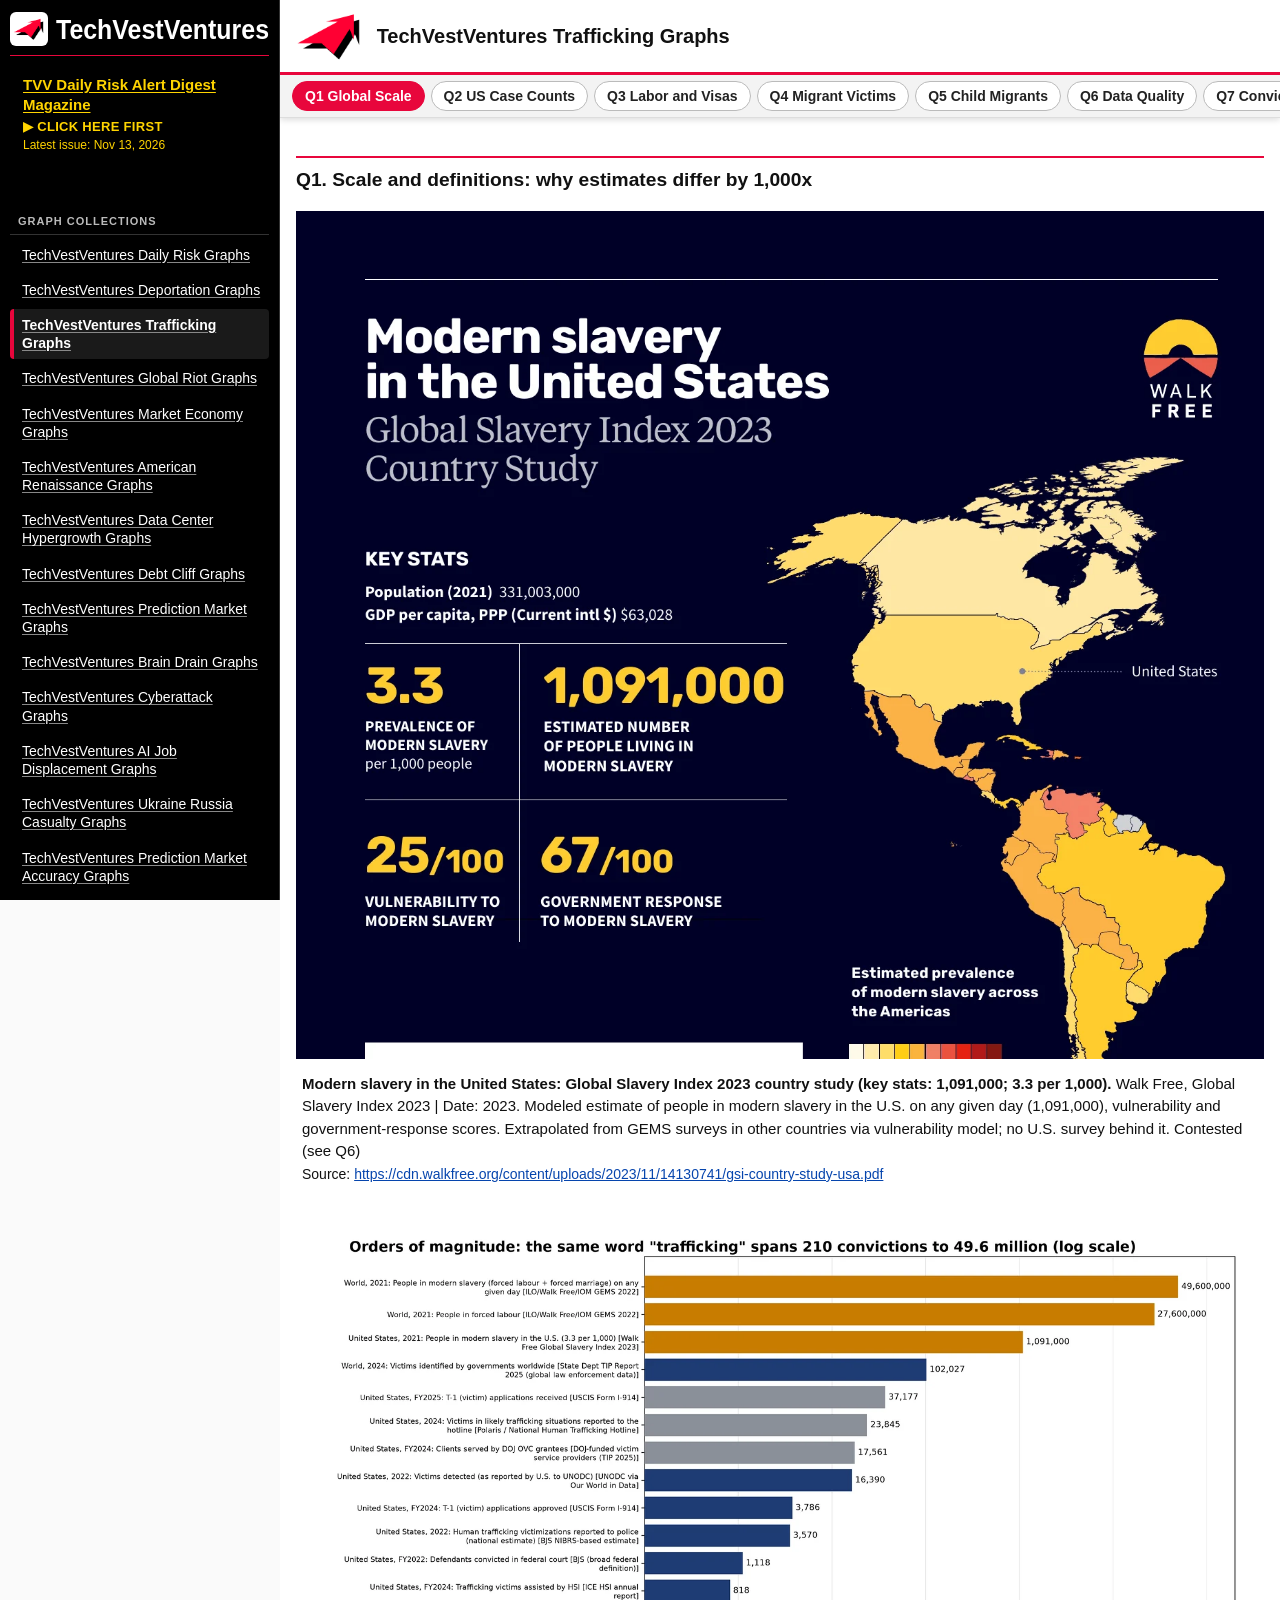
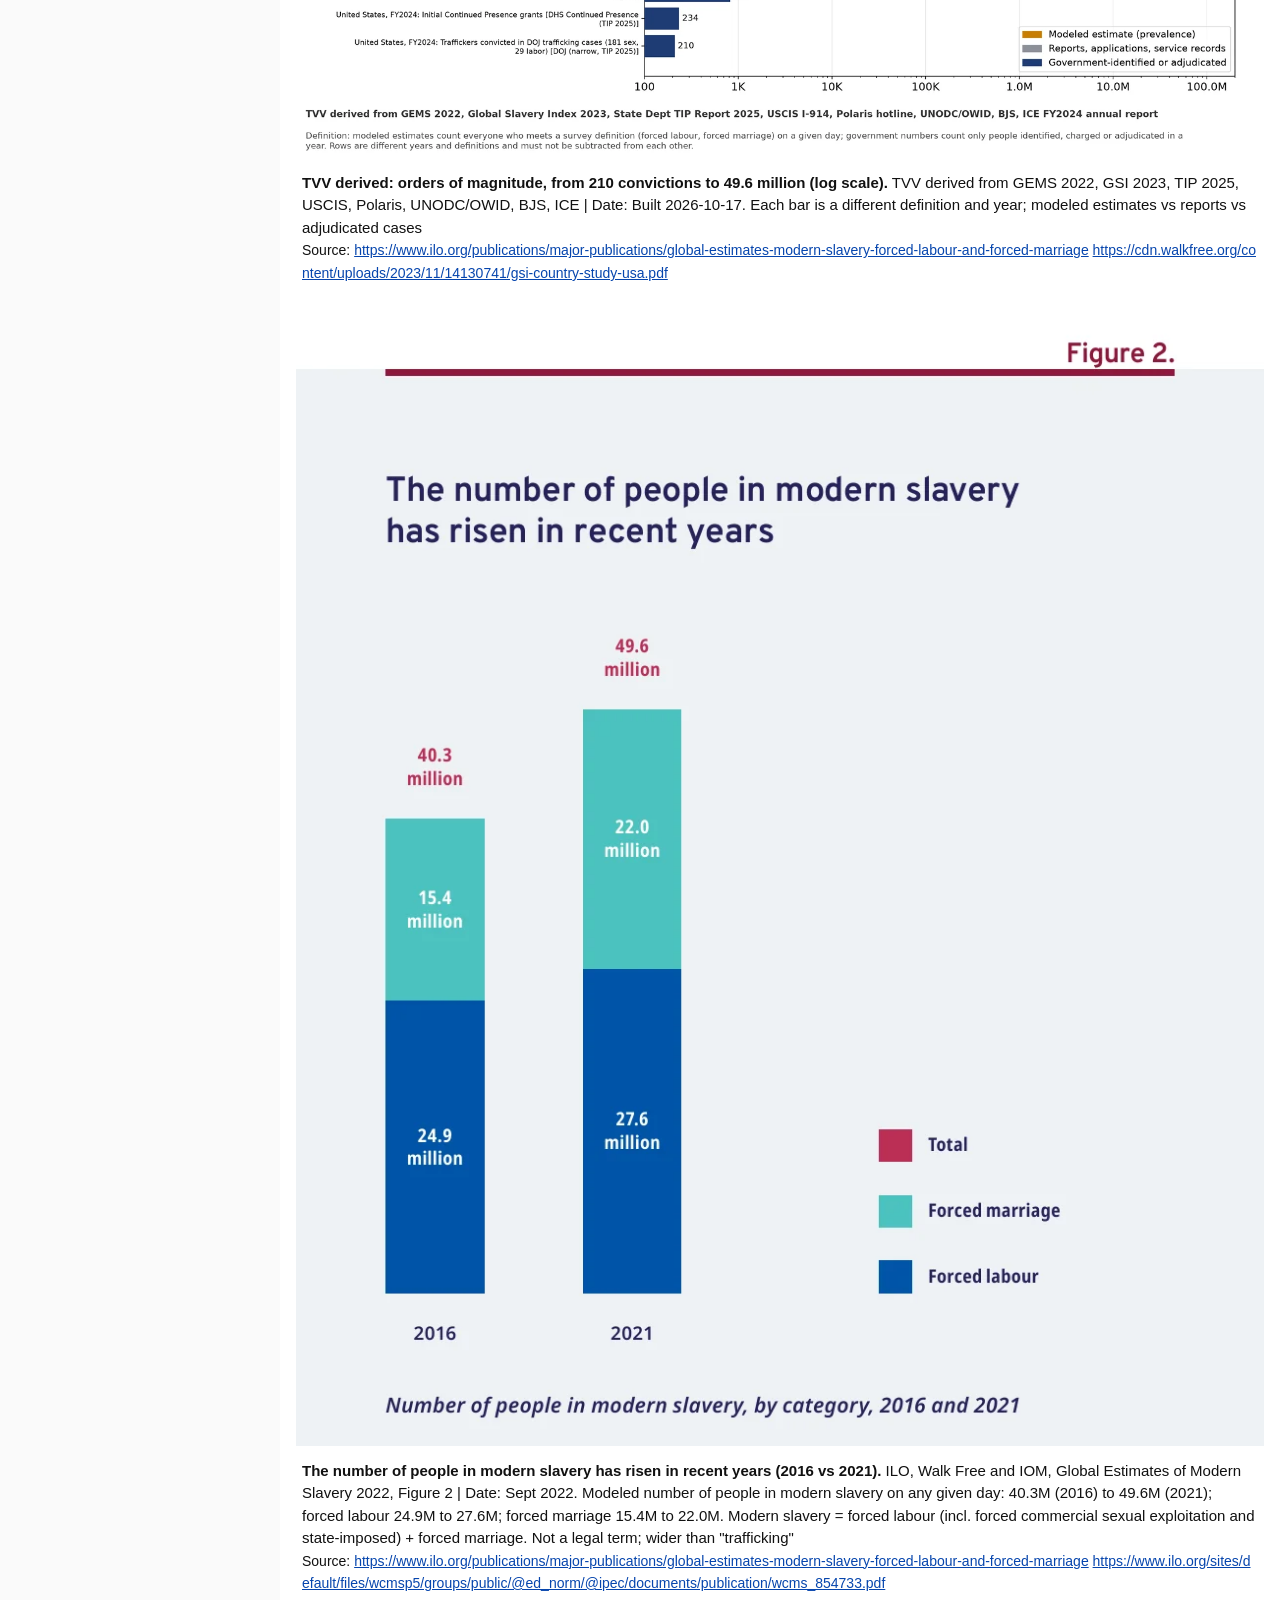
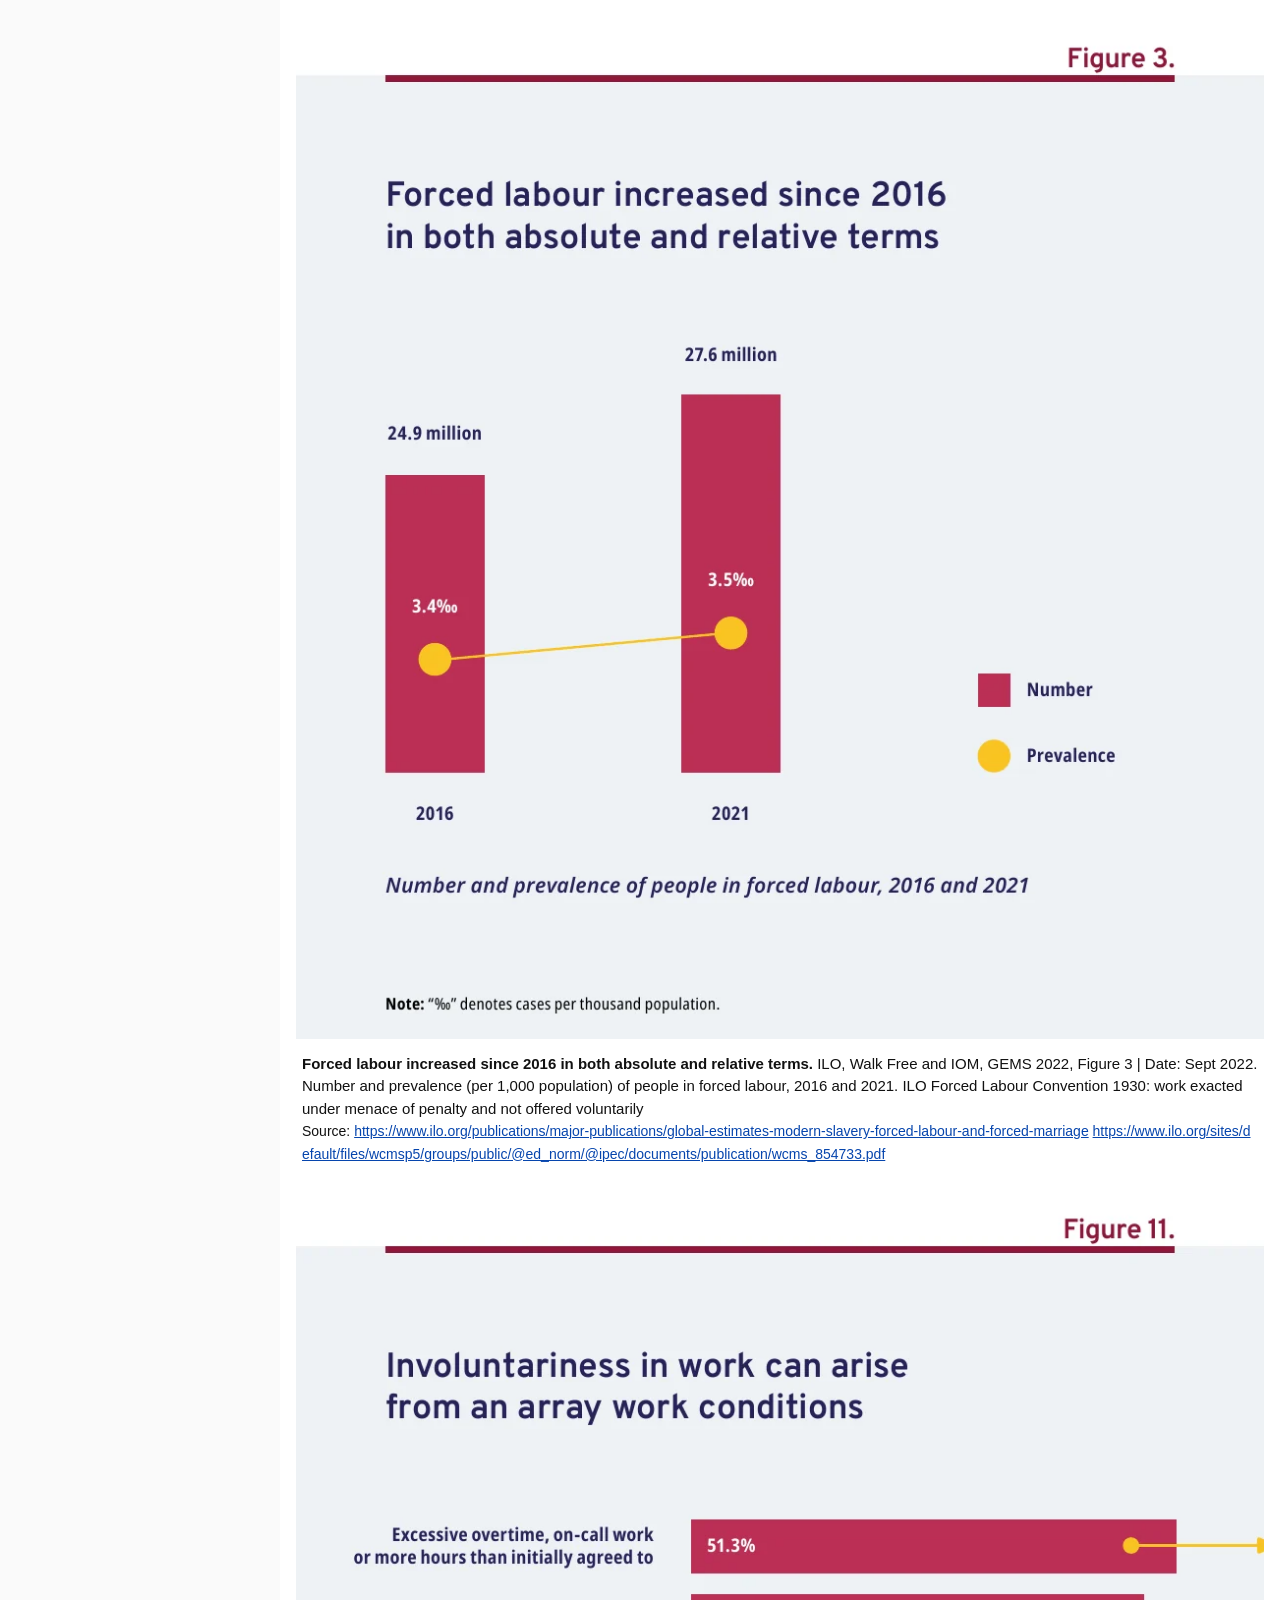
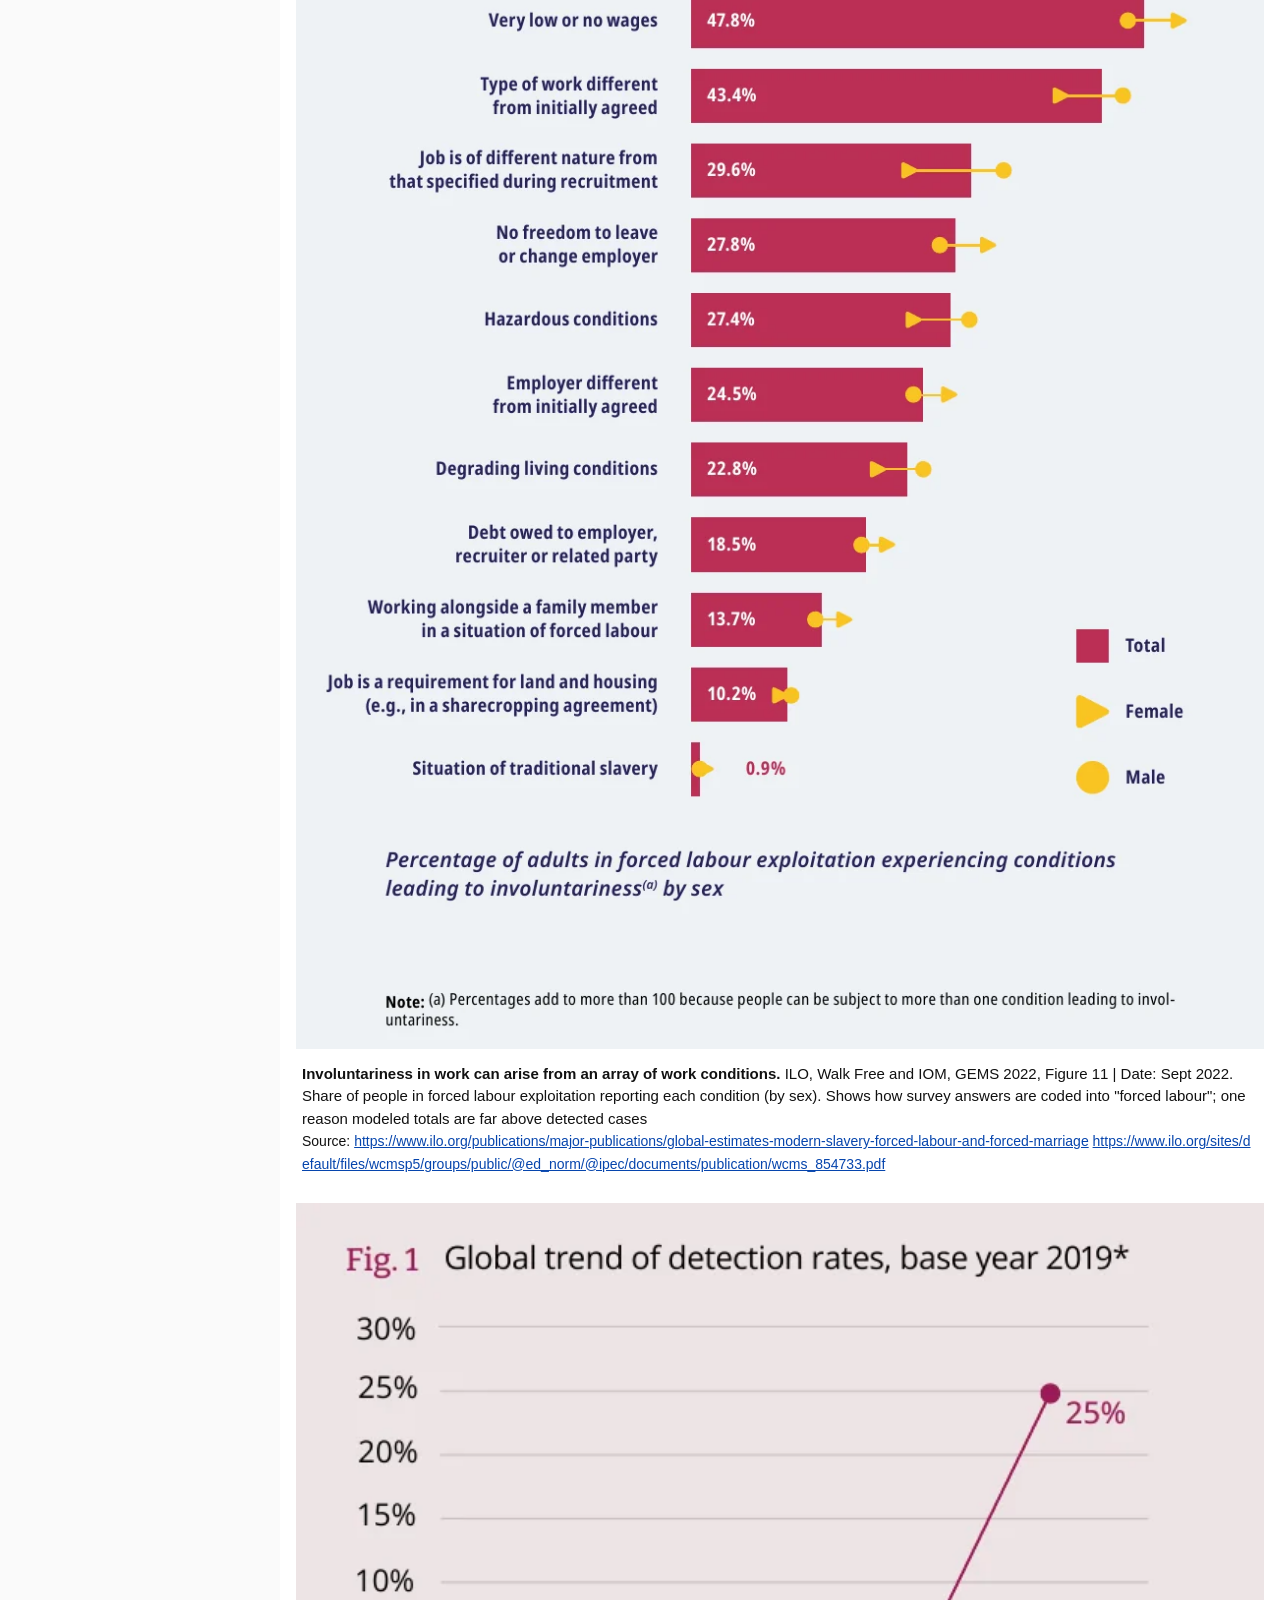
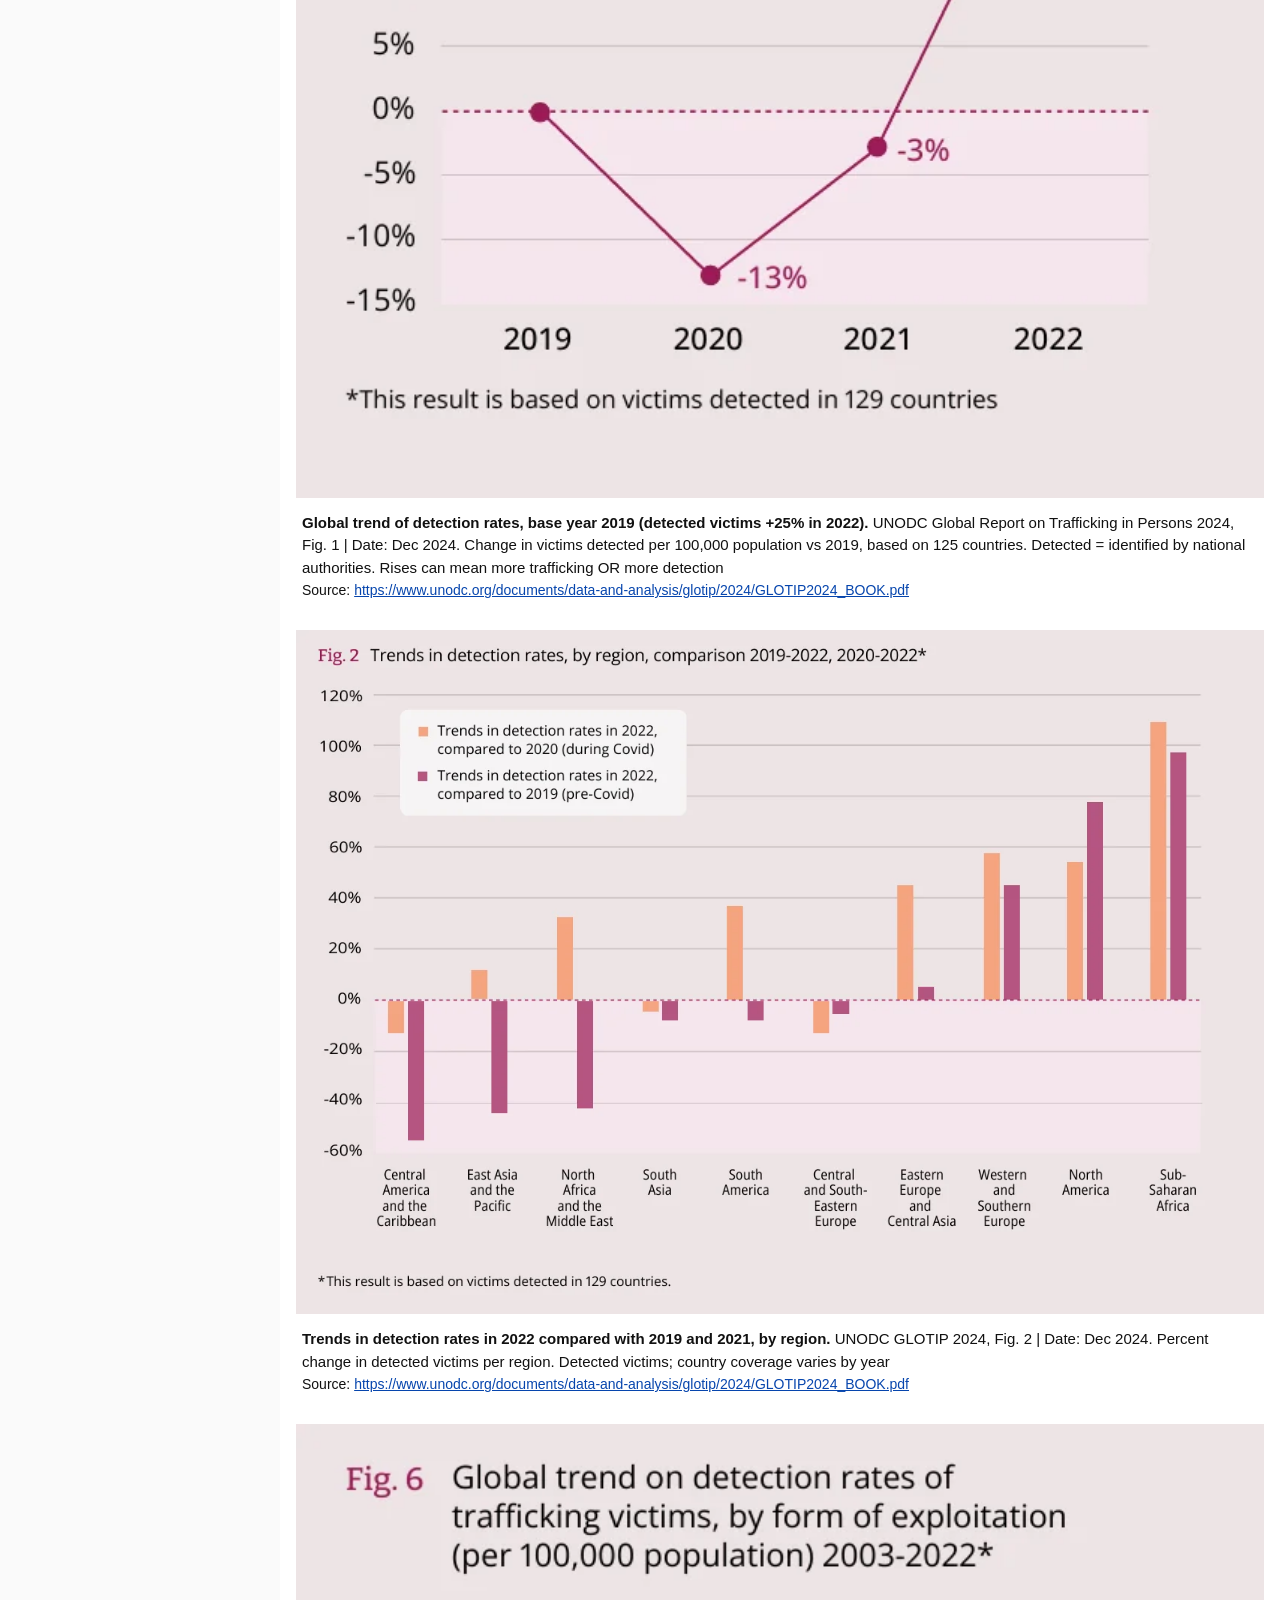
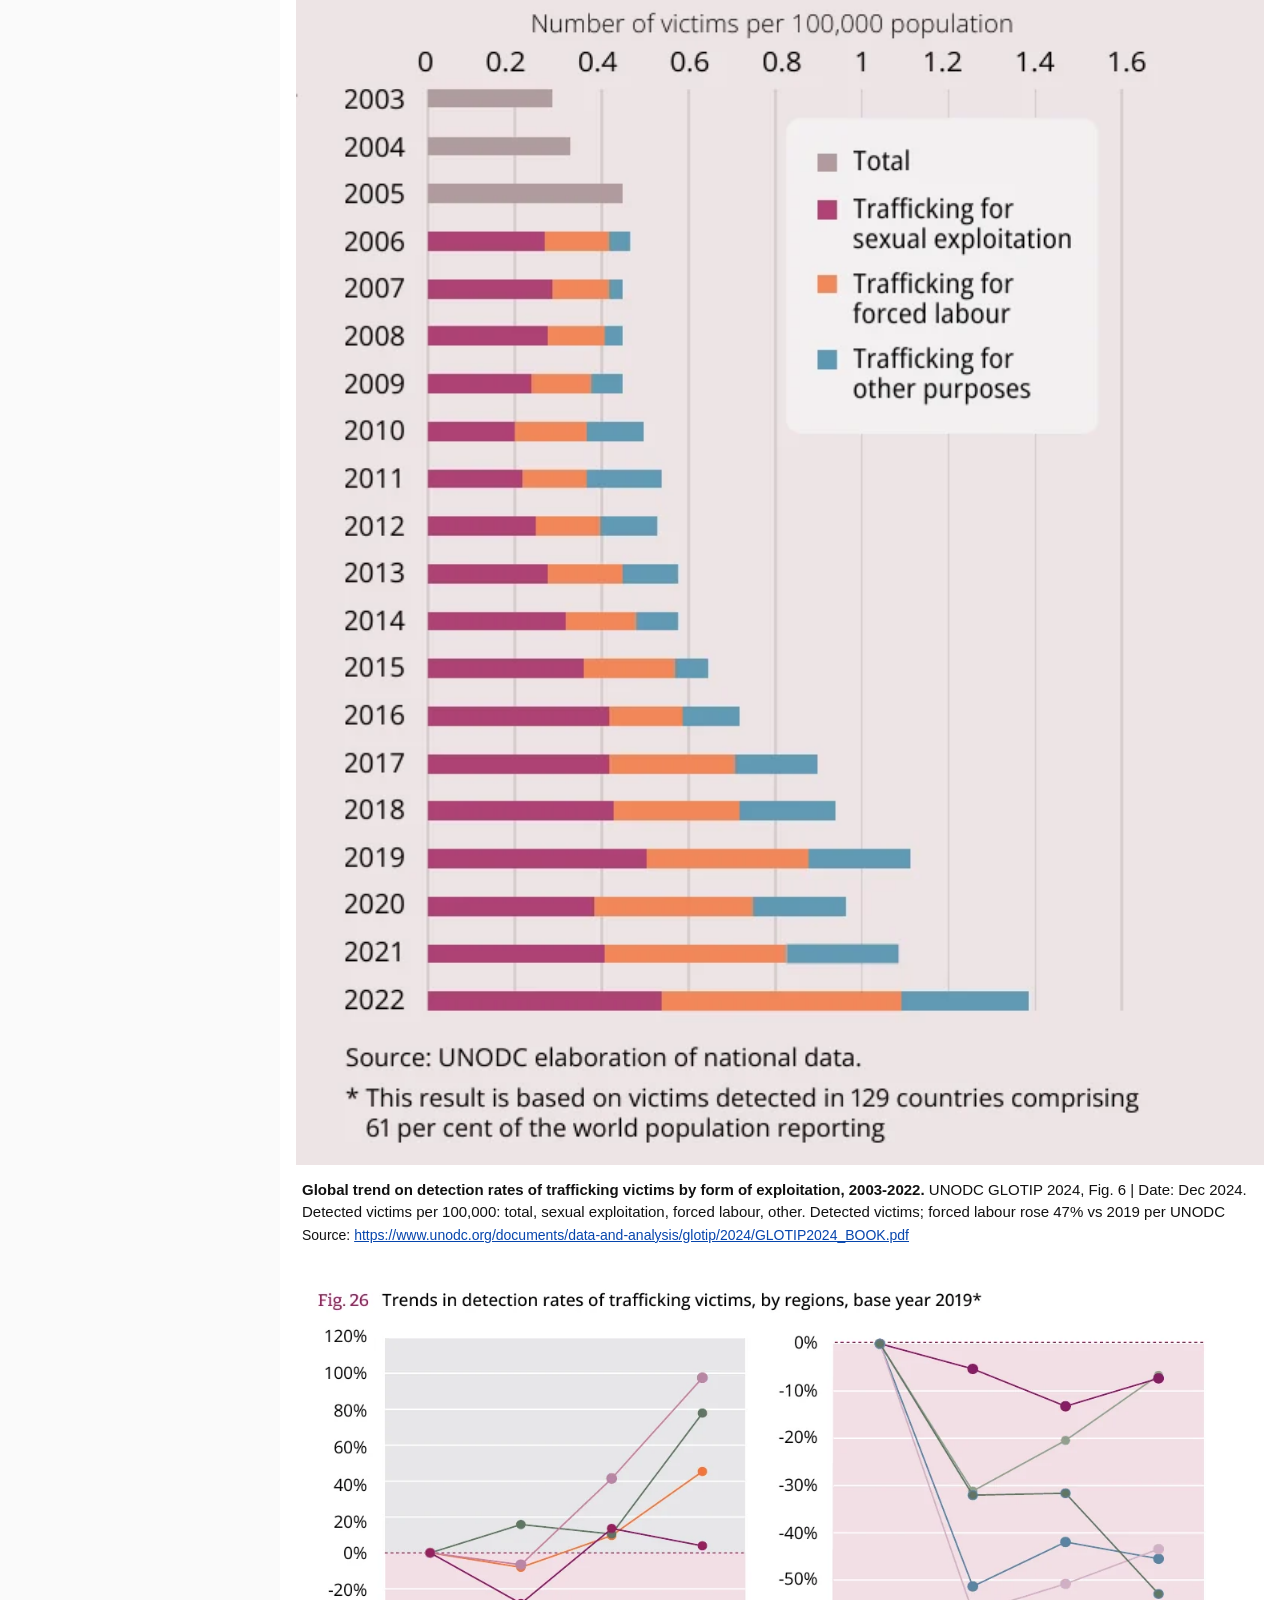
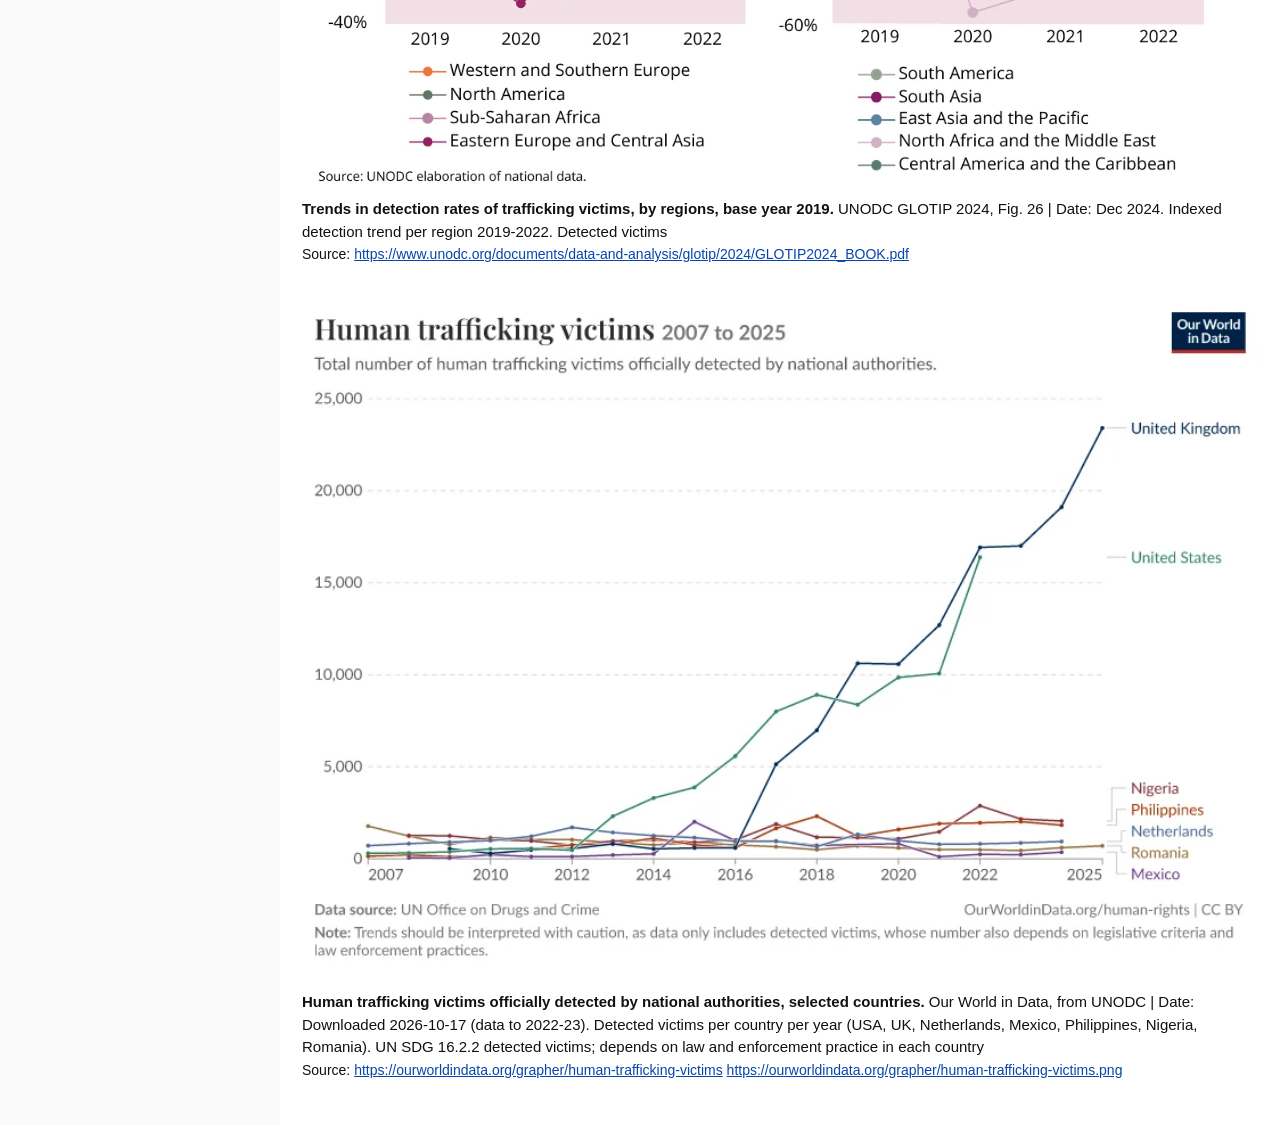
<file: index.html>
<!doctype html><html lang="en"><head><meta charset="utf-8"><meta name="viewport" content="width=device-width,initial-scale=1"><title>TechVestVentures Trafficking Graphs</title><link rel="icon" href="assets/favicon.svg" type="image/svg+xml"><link rel="icon" href="assets/favicon-32.png" sizes="32x32" type="image/png"><link rel="apple-touch-icon" href="assets/apple-touch-icon.png"><link rel="stylesheet" href="assets/style.css"></head><body><nav id="tvvnav" aria-label="TechVestVentures sites"><details open><summary><span class="mark"><img src="[data-uri]" alt="TechVest logo"></span><svg class="word" viewBox="0 0 214 32" preserveAspectRatio="xMinYMid meet" role="img" aria-label="TechVestVentures"><text x="0" y="26" textLength="214" lengthAdjust="spacingAndGlyphs" font-family="Arial,Helvetica,sans-serif" font-weight="700" font-size="28" fill="#fff">TechVestVentures</text></svg></summary><a class="mag" href="https://atlantean2.github.io/tvv-daily-risk-alert-digest/"><span class="t">TVV Daily Risk Alert Digest Magazine</span><span class="cta">&#9654; click here first</span><span class="sub">Latest issue: Nov 13, 2026</span></a><div class="sp2" aria-hidden="true"></div><div class="grp">Graph Collections</div><a href="https://atlantean2.github.io/tvv-daily-risk-graphs/">TechVestVentures Daily Risk Graphs</a><a href="https://atlantean2.github.io/tvv-deportation-graphs/">TechVestVentures Deportation Graphs</a><a class="cur" href="https://atlantean2.github.io/tvv-trafficking-graphs/" aria-current="page">TechVestVentures Trafficking Graphs</a><a href="https://atlantean2.github.io/tvv-global-riot-graphs/">TechVestVentures Global Riot Graphs</a><a href="https://atlantean2.github.io/tvv-market-economy-graphs/">TechVestVentures Market Economy Graphs</a><a href="https://atlantean2.github.io/tvv-american-renaissance-graphs/">TechVestVentures American Renaissance Graphs</a><a href="https://atlantean2.github.io/tvv-data-center-hypergrowth-graphs/">TechVestVentures Data Center Hypergrowth Graphs</a><a href="https://atlantean2.github.io/tvv-debt-cliff-graphs/">TechVestVentures Debt Cliff Graphs</a><a href="https://atlantean2.github.io/tvv-prediction-market-graphs/">TechVestVentures Prediction Market Graphs</a><a href="https://atlantean2.github.io/tvv-brain-drain-graphs/">TechVestVentures Brain Drain Graphs</a><a href="https://atlantean2.github.io/tvv-cyberattack-graphs/">TechVestVentures Cyberattack Graphs</a><a href="https://atlantean2.github.io/tvv-ai-job-displacement-graphs/">TechVestVentures AI Job Displacement Graphs</a><a href="https://atlantean2.github.io/tvv-ukraine-russia-casualty-graphs/">TechVestVentures Ukraine Russia Casualty Graphs</a><a href="https://atlantean2.github.io/tvv-prediction-market-accuracy-graphs/">TechVestVentures Prediction Market Accuracy Graphs</a><a href="https://atlantean2.github.io/tvv-longevity-health-graphs/">TechVestVentures Longevity Health Graphs</a><div class="sp5" aria-hidden="true"></div><div class="grp gold">Essays</div><a class="ess" href="https://atlantean2.github.io/tvv-daily-risk-alert-digest/essays/ai-job-displacement.html">AI Job Displacement</a><a class="ess" href="https://atlantean2.github.io/tvv-daily-risk-alert-digest/essays/prediction-markets.html">Prediction Markets</a><a class="ess" href="https://atlantean2.github.io/tvv-daily-risk-alert-digest/essays/ukraine-russia-casualty-claims.html">Ukraine vs Russia: Casualty Claims</a><div class="sp5" aria-hidden="true"></div><div class="grp teal">Longevity Watch</div><a class="lwd" href="https://atlantean2.github.io/tvv-longevity-watcher-digest/"><span class="t">Longevity Watch</span><span class="cta">&#9654; weekly digest</span><span class="sub">New issue every Friday</span></a></details></nav><script>(function(){var d=document.querySelector('#tvvnav details');function f(){if(innerWidth>900)d.open=true}f();addEventListener('resize',f)})()</script><div id="top"><header><img src="assets/logo.png" alt="TVV logo"><h1>TechVestVentures Trafficking Graphs</h1></header><nav id="tabs" role="tablist" aria-label="Sections"><button role="tab" data-d="Q1" aria-selected="false">Q1 Global Scale</button><button role="tab" data-d="Q2" aria-selected="false">Q2 US Case Counts</button><button role="tab" data-d="Q3" aria-selected="false">Q3 Labor and Visas</button><button role="tab" data-d="Q4" aria-selected="false">Q4 Migrant Victims</button><button role="tab" data-d="Q5" aria-selected="false">Q5 Child Migrants</button><button role="tab" data-d="Q6" aria-selected="false">Q6 Data Quality</button><button role="tab" data-d="Q7" aria-selected="false">Q7 Conviction Gap</button><button role="tab" data-d="Q8" aria-selected="false">Q8 Victims by Region</button><button role="tab" data-d="Q9" aria-selected="false">Q9 EU Victims</button><button role="tab" data-d="Q10" aria-selected="false">Q10 UK NRM</button><button role="tab" data-d="Q11" aria-selected="false">Q11 Prosecutions</button><button role="tab" data-d="Q12" aria-selected="false">Q12 TIP Tiers</button><button role="tab" data-d="sources" aria-selected="false">Sources</button></nav></div><main id="content"></main><script>const tabs=[...document.querySelectorAll('#tabs button')],m=document.getElementById('content'),ds=tabs.map(t=>t.dataset.d);
async function show(d){if(!ds.includes(d))d=ds[0];tabs.forEach(t=>t.setAttribute('aria-selected',t.dataset.d==d));
document.querySelector(`#tabs [data-d="${d}"]`).scrollIntoView({inline:'nearest',block:'nearest'});
m.innerHTML='<p>Loading…</p>';try{const r=await fetch('issues/'+d+'.html',{cache:'no-cache'});const doc=new DOMParser().parseFromString(await r.text(),'text/html');
const c=doc.querySelector('#issue');c.querySelectorAll('img').forEach(i=>i.setAttribute('src','issues/'+i.getAttribute('src')));
c.querySelectorAll('a[href]').forEach(a=>{const h=a.getAttribute('href');if(!/^(https?:|#)/.test(h))a.setAttribute('href','issues/'+h);if(/^http/.test(h)){a.target='_blank';a.rel='noopener'}});m.innerHTML=c.innerHTML;document.title=TT+' — '+(tabs.find(t=>t.dataset.d==d).textContent);window.scrollTo(0,0)}
catch(e){m.innerHTML='<p>Could not load '+d+'.</p>'}}
const TT=document.title;tabs.forEach(t=>t.onclick=()=>{location.hash=t.dataset.d});
addEventListener('hashchange',()=>show(location.hash.slice(1)));show(location.hash.slice(1));</script></body></html>
</file>
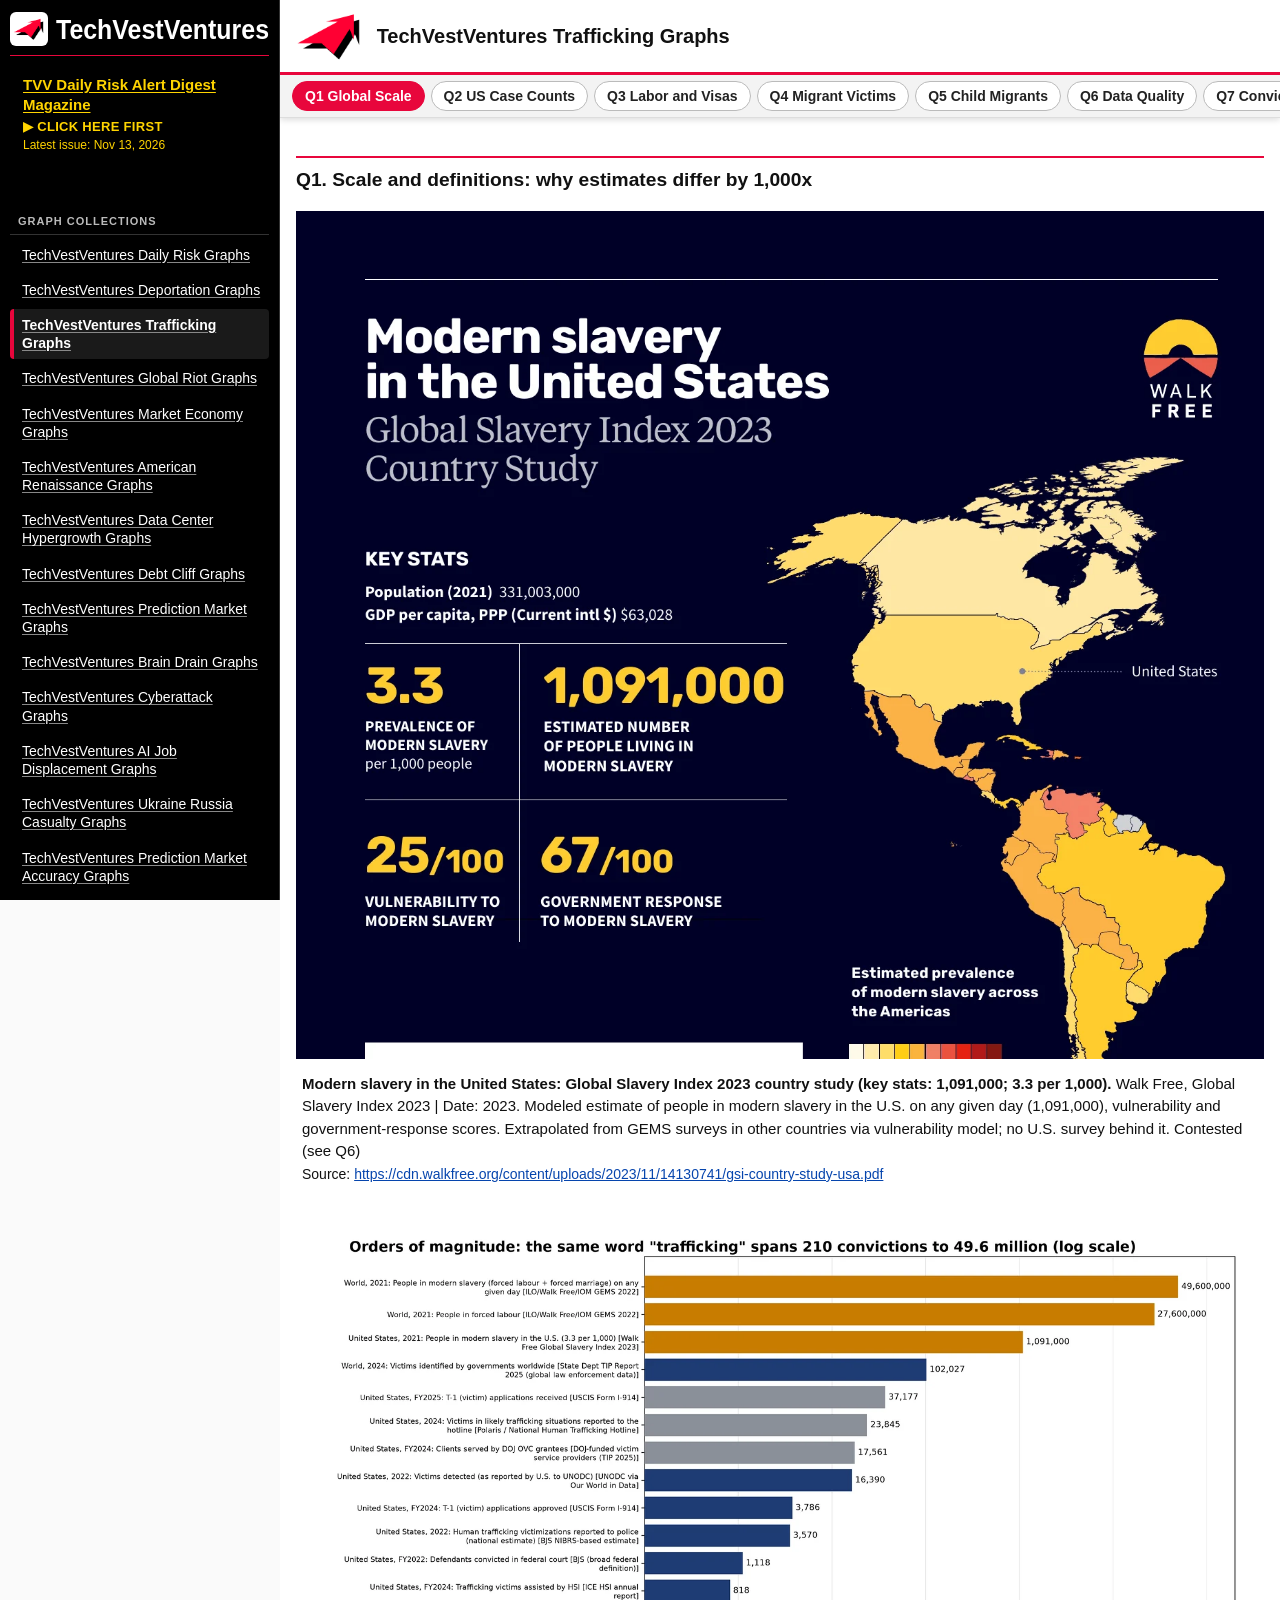
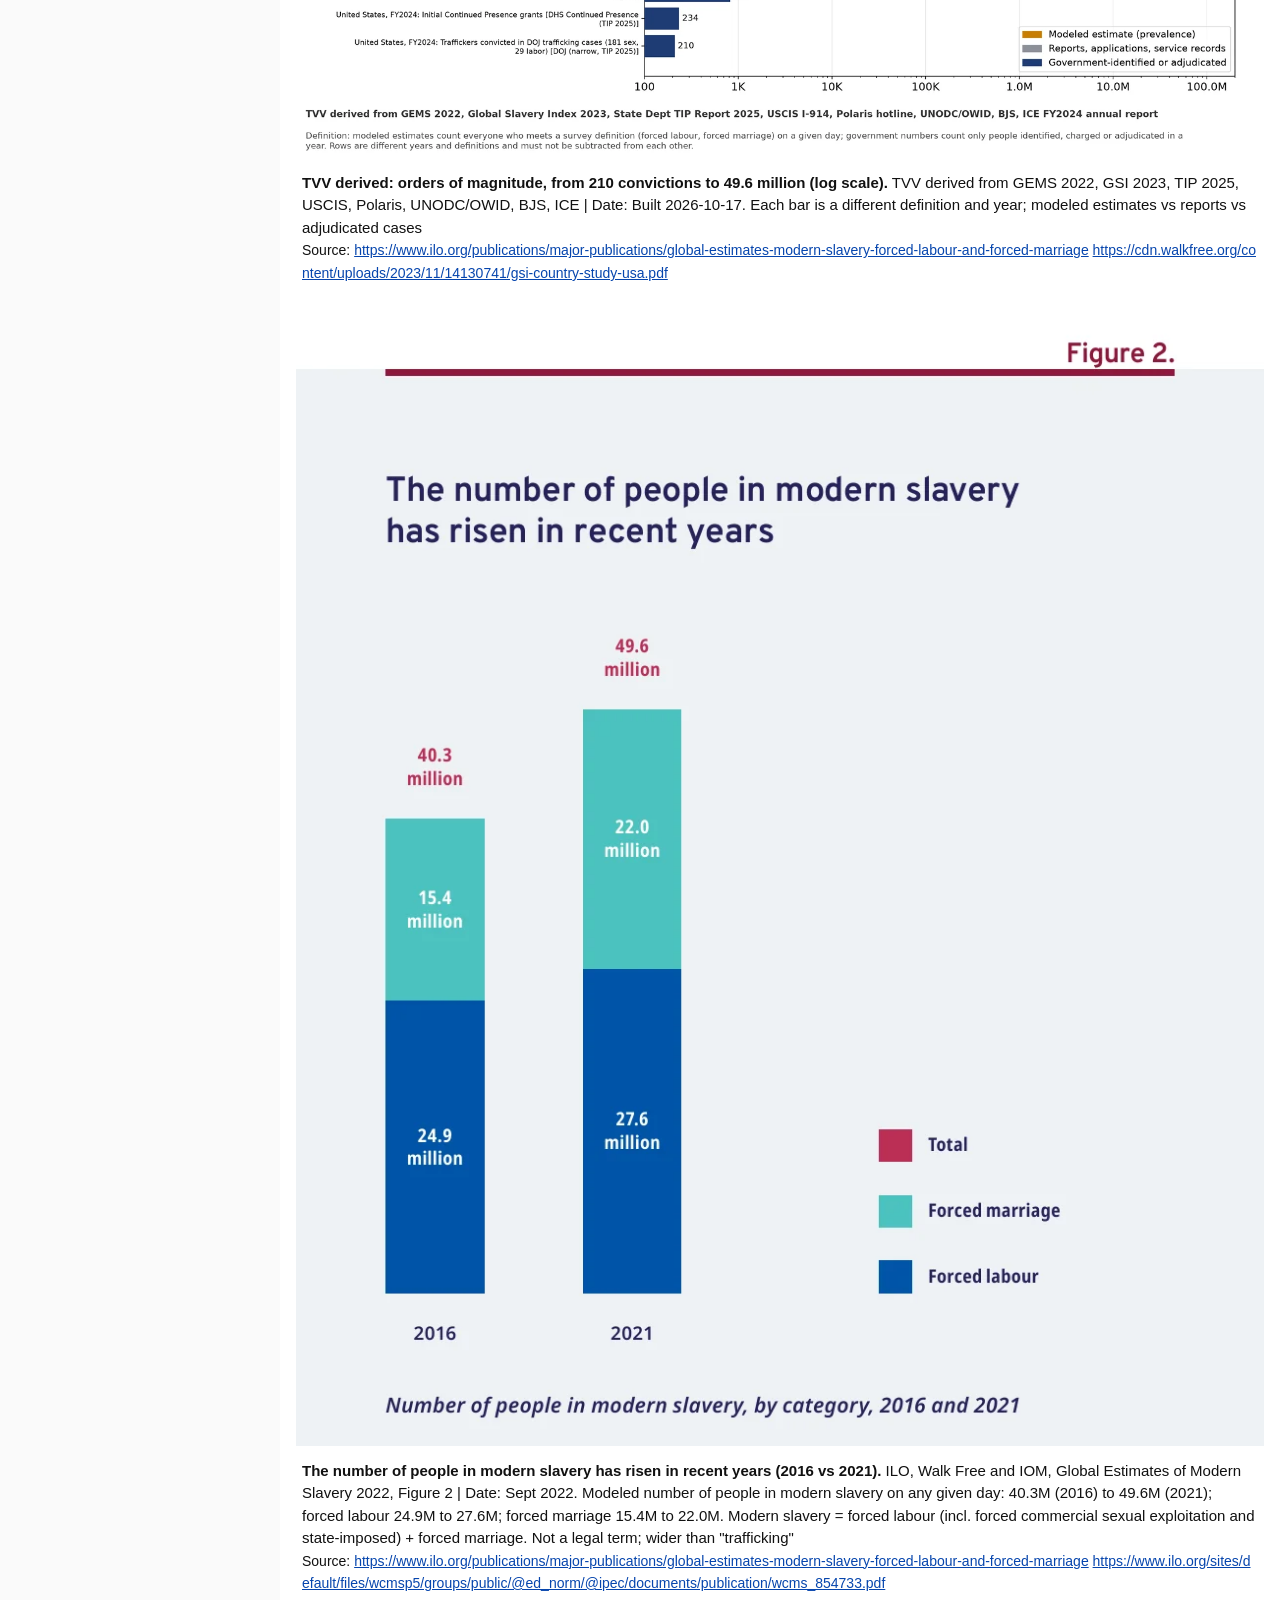
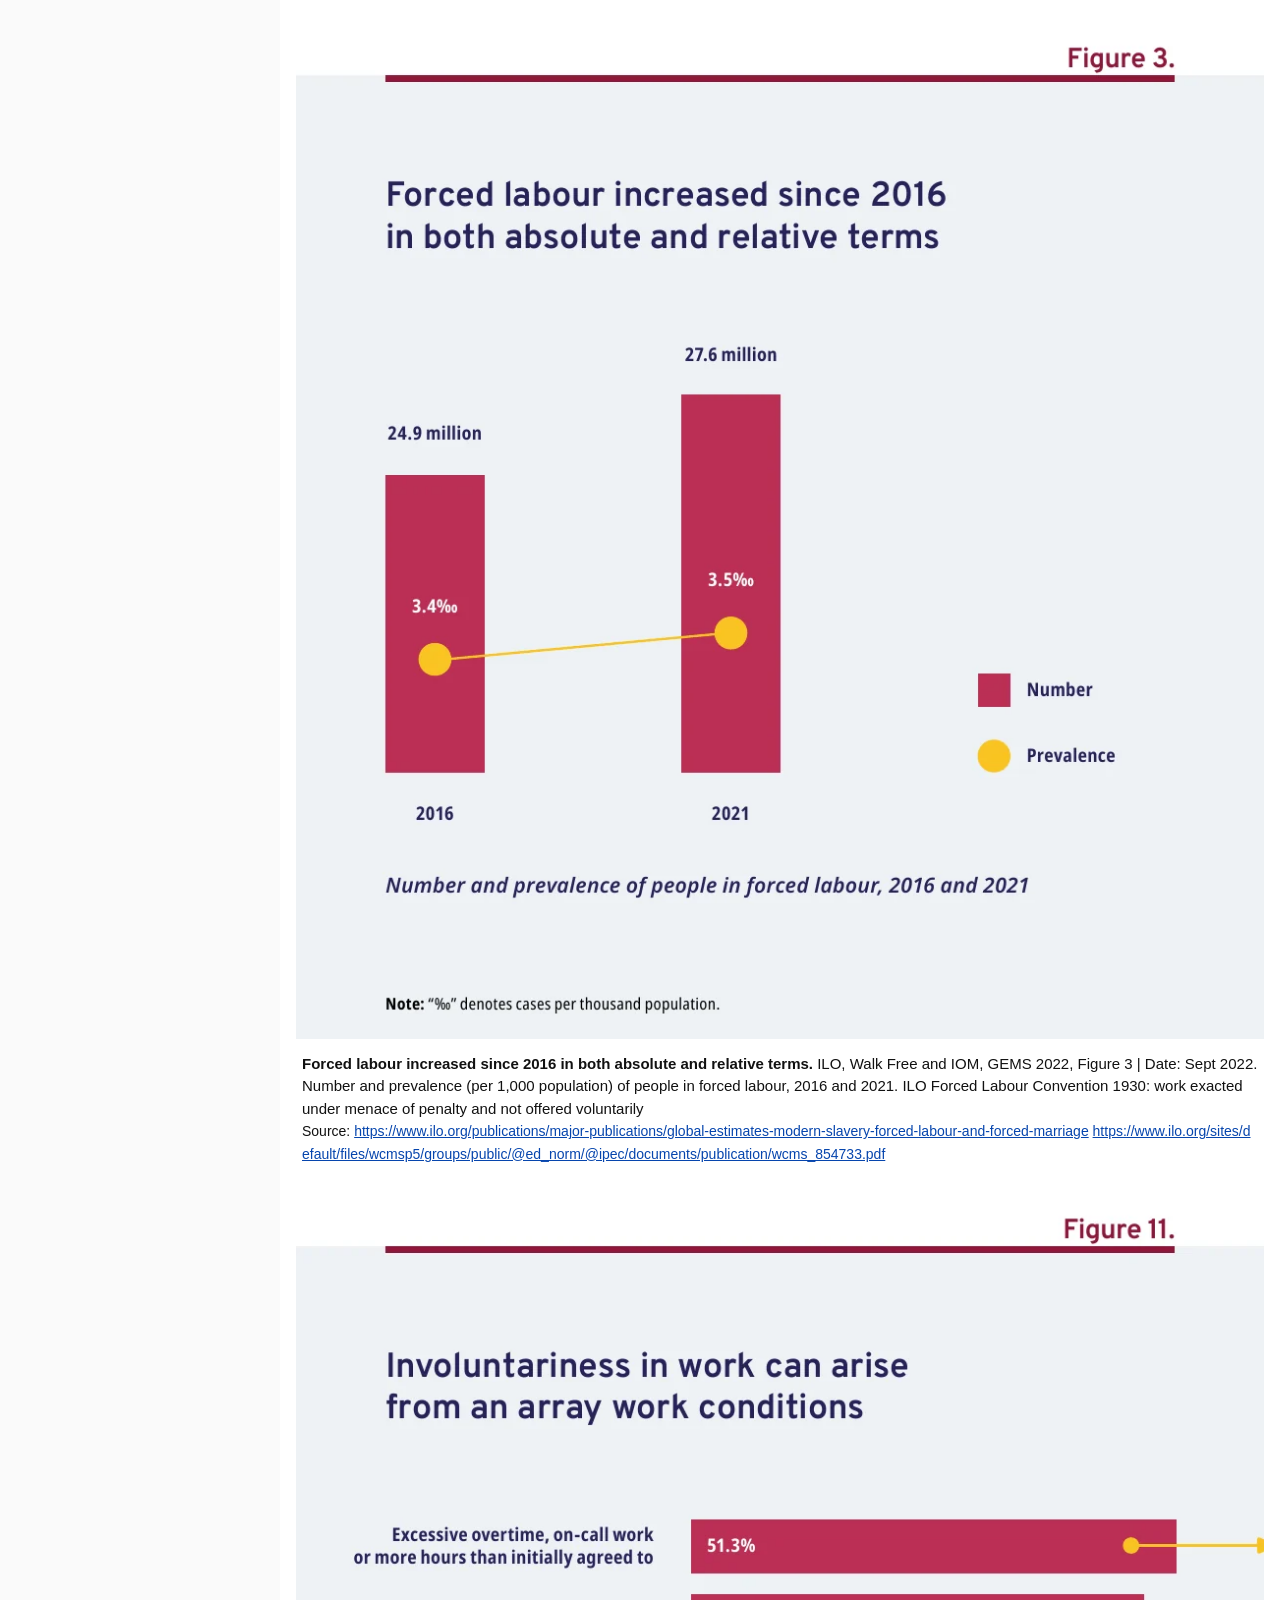
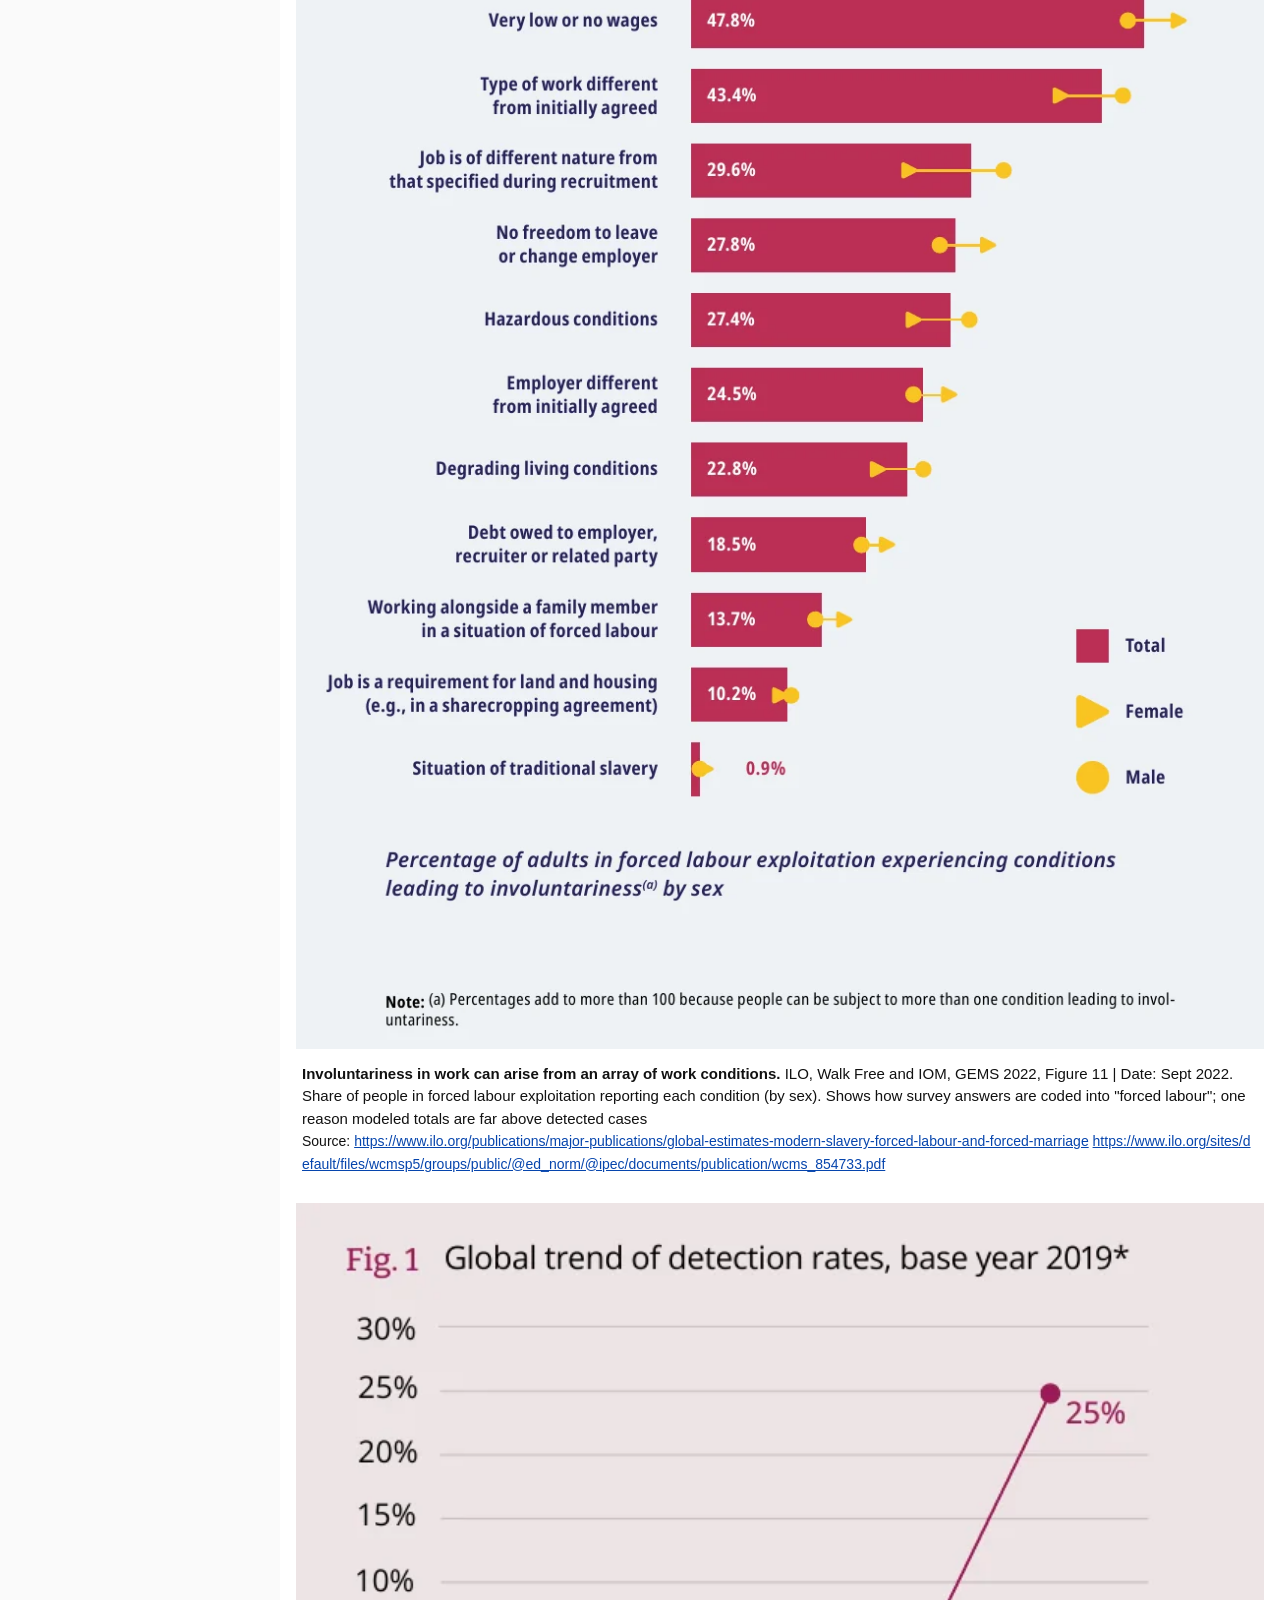
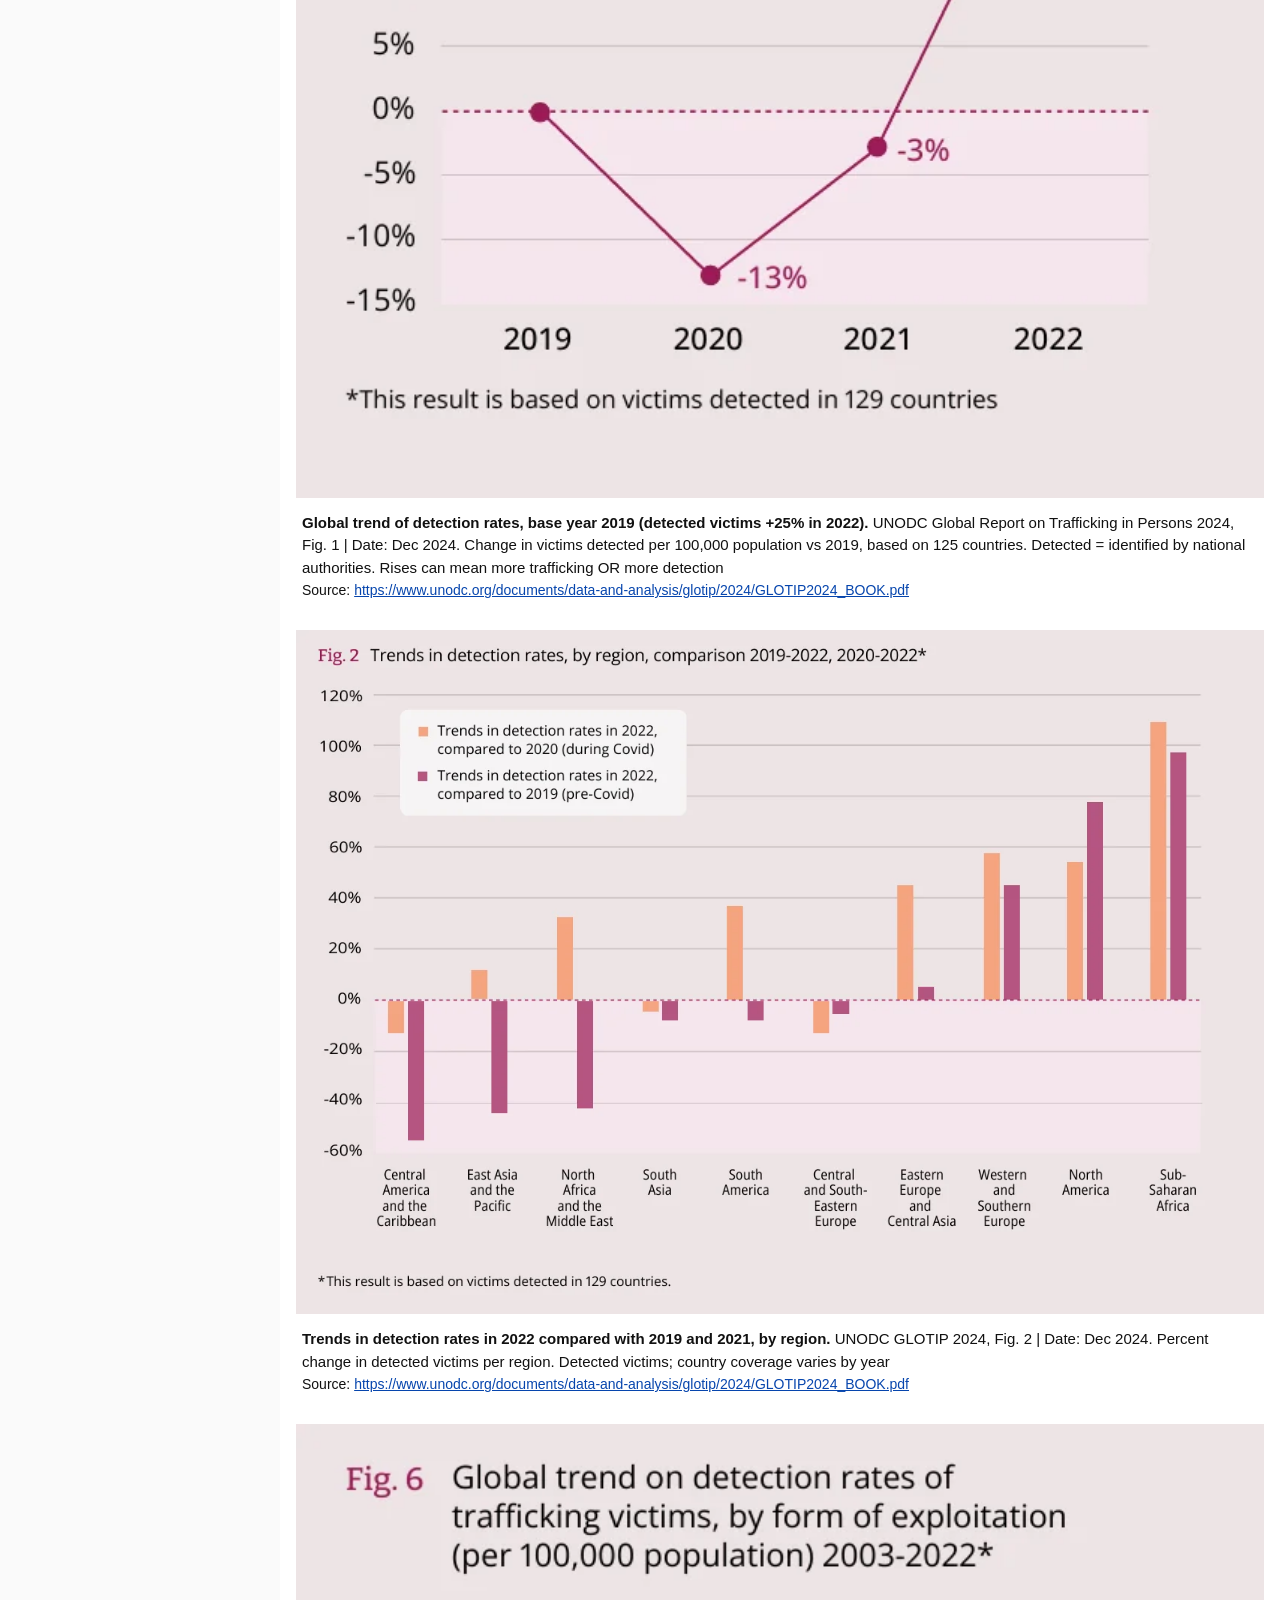
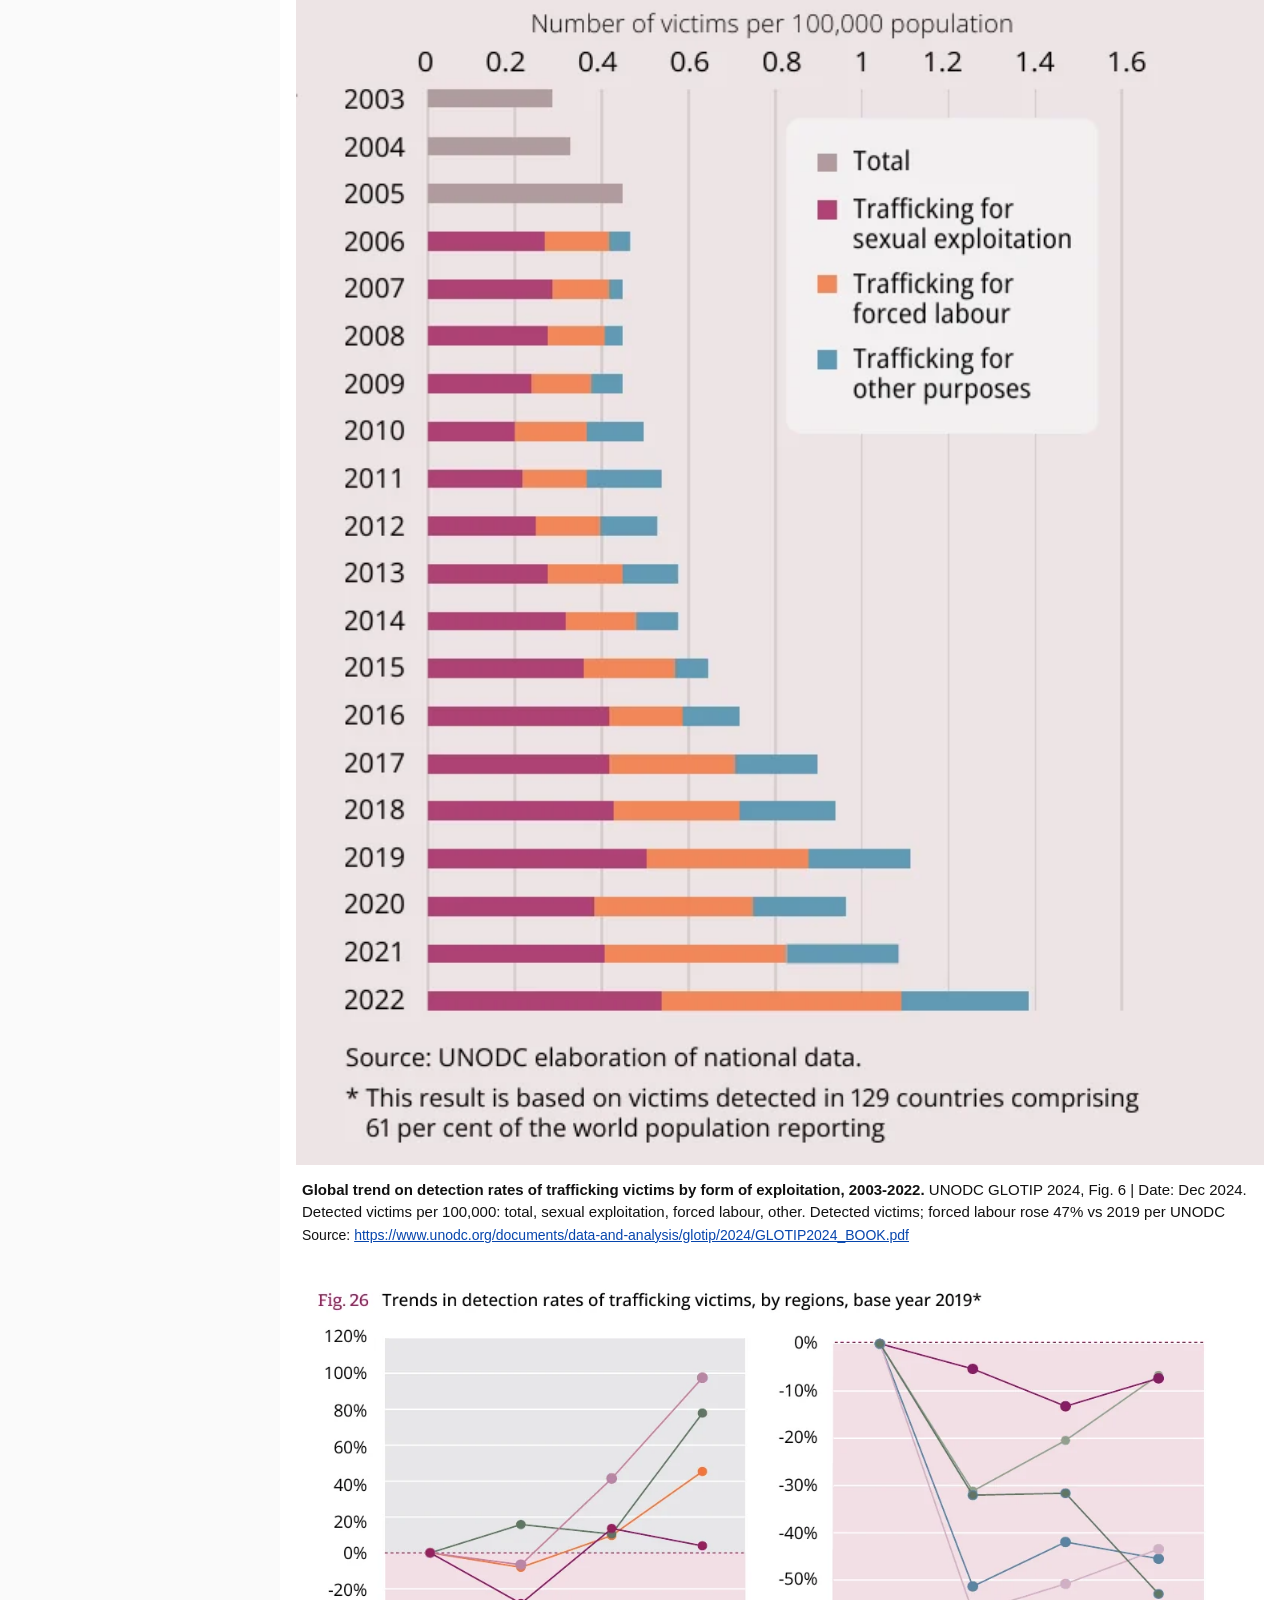
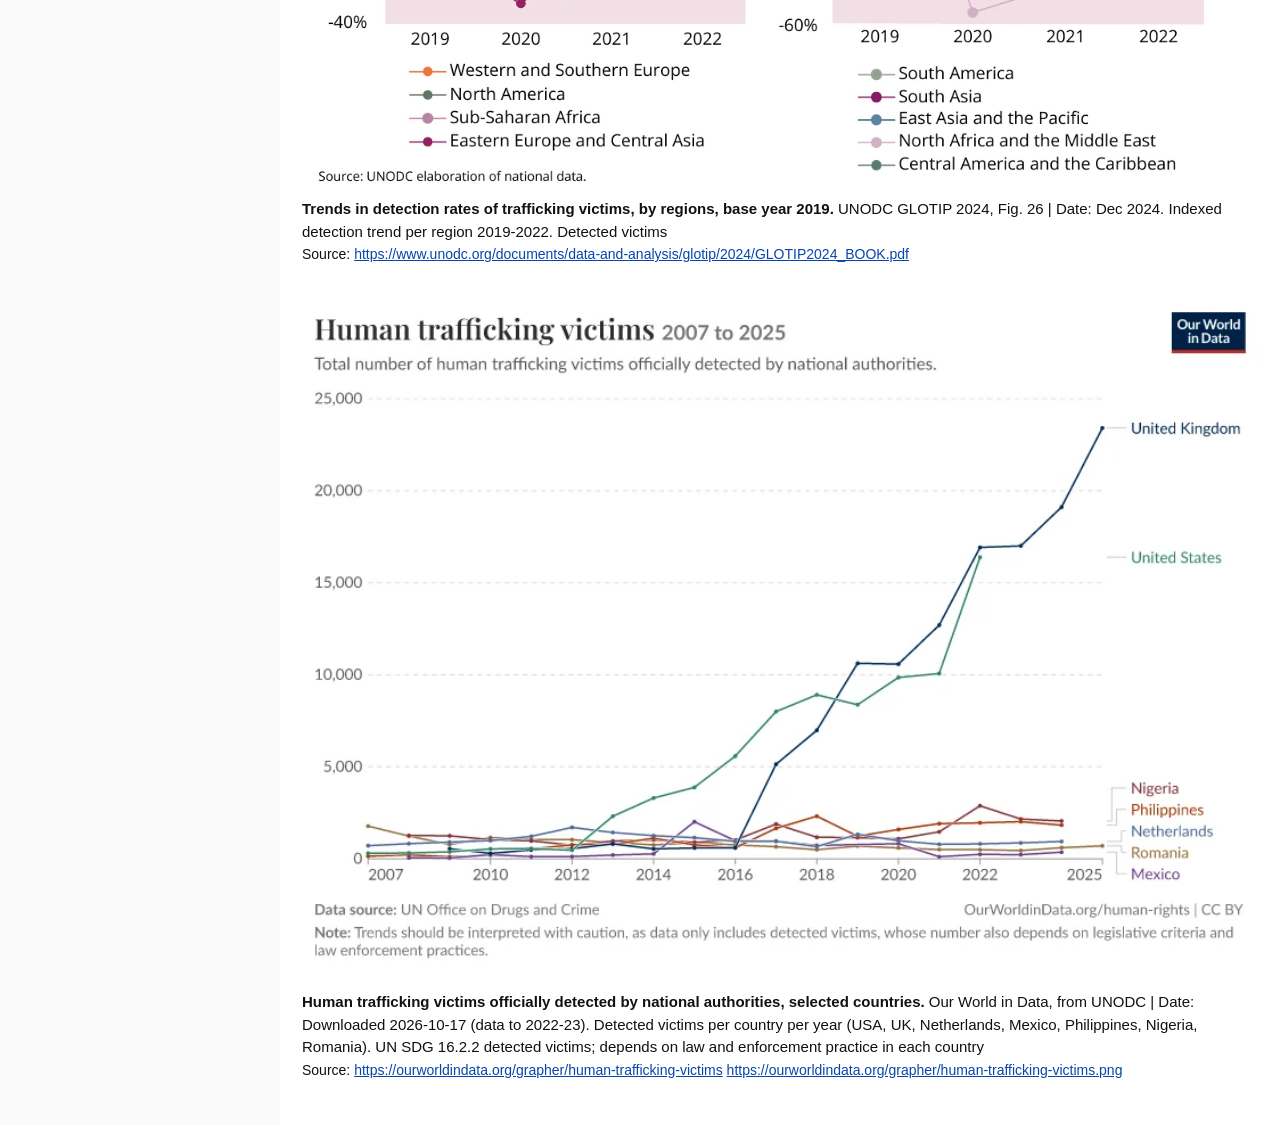
<file: issues/Q1.html>
<!doctype html><html lang="en"><head><meta charset="utf-8"><meta name="viewport" content="width=device-width,initial-scale=1"><title>TechVestVentures Trafficking Graphs — Q1</title><link rel="icon" href="../assets/favicon.svg" type="image/svg+xml"><link rel="icon" href="../assets/favicon-32.png" sizes="32x32" type="image/png"><link rel="apple-touch-icon" href="../assets/apple-touch-icon.png"><link rel="stylesheet" href="../assets/style.css"><script>if(!/[?&]raw/.test(location.search))location.replace("../index.html#Q1")</script></head><body><main id="issue"><h2 class="desk">Q1. Scale and definitions: why estimates differ by 1,000x</h2><figure class="g"><img src="img/Q1-01.webp" alt="Modern slavery in the United States: Global Slavery Index 2023 country study (key stats: 1,091,000; 3.3 per 1,000)" loading="lazy"><figcaption><span class="t">Modern slavery in the United States: Global Slavery Index 2023 country study (key stats: 1,091,000; 3.3 per 1,000).</span> Walk Free, Global Slavery Index 2023 | Date: 2023. Modeled estimate of people in modern slavery in the U.S. on any given day (1,091,000), vulnerability and government-response scores. Extrapolated from GEMS surveys in other countries via vulnerability model; no U.S. survey behind it. Contested (see Q6)<br><span class="s">Source: <a href="https://cdn.walkfree.org/content/uploads/2023/11/14130741/gsi-country-study-usa.pdf" target="_blank" rel="noopener">https://cdn.walkfree.org/content/uploads/2023/11/14130741/gsi-country-study-usa.pdf</a></span></figcaption></figure>
<figure class="g"><img src="img/Q1-02.webp" alt="TVV derived: orders of magnitude, from 210 convictions to 49.6 million (log scale)" loading="lazy"><figcaption><span class="t">TVV derived: orders of magnitude, from 210 convictions to 49.6 million (log scale).</span> TVV derived from GEMS 2022, GSI 2023, TIP 2025, USCIS, Polaris, UNODC/OWID, BJS, ICE | Date: Built 2026-10-17. Each bar is a different definition and year; modeled estimates vs reports vs adjudicated cases<br><span class="s">Source: <a href="https://www.ilo.org/publications/major-publications/global-estimates-modern-slavery-forced-labour-and-forced-marriage" target="_blank" rel="noopener">https://www.ilo.org/publications/major-publications/global-estimates-modern-slavery-forced-labour-and-forced-marriage</a> <a href="https://cdn.walkfree.org/content/uploads/2023/11/14130741/gsi-country-study-usa.pdf" target="_blank" rel="noopener">https://cdn.walkfree.org/content/uploads/2023/11/14130741/gsi-country-study-usa.pdf</a></span></figcaption></figure>
<figure class="g"><img src="img/Q1-03.webp" alt="The number of people in modern slavery has risen in recent years (2016 vs 2021)" loading="lazy"><figcaption><span class="t">The number of people in modern slavery has risen in recent years (2016 vs 2021).</span> ILO, Walk Free and IOM, Global Estimates of Modern Slavery 2022, Figure 2 | Date: Sept 2022. Modeled number of people in modern slavery on any given day: 40.3M (2016) to 49.6M (2021); forced labour 24.9M to 27.6M; forced marriage 15.4M to 22.0M. Modern slavery = forced labour (incl. forced commercial sexual exploitation and state-imposed) + forced marriage. Not a legal term; wider than &quot;trafficking&quot;<br><span class="s">Source: <a href="https://www.ilo.org/publications/major-publications/global-estimates-modern-slavery-forced-labour-and-forced-marriage" target="_blank" rel="noopener">https://www.ilo.org/publications/major-publications/global-estimates-modern-slavery-forced-labour-and-forced-marriage</a> <a href="https://www.ilo.org/sites/default/files/wcmsp5/groups/public/@ed_norm/@ipec/documents/publication/wcms_854733.pdf" target="_blank" rel="noopener">https://www.ilo.org/sites/default/files/wcmsp5/groups/public/@ed_norm/@ipec/documents/publication/wcms_854733.pdf</a></span></figcaption></figure>
<figure class="g"><img src="img/Q1-04.webp" alt="Forced labour increased since 2016 in both absolute and relative terms" loading="lazy"><figcaption><span class="t">Forced labour increased since 2016 in both absolute and relative terms.</span> ILO, Walk Free and IOM, GEMS 2022, Figure 3 | Date: Sept 2022. Number and prevalence (per 1,000 population) of people in forced labour, 2016 and 2021. ILO Forced Labour Convention 1930: work exacted under menace of penalty and not offered voluntarily<br><span class="s">Source: <a href="https://www.ilo.org/publications/major-publications/global-estimates-modern-slavery-forced-labour-and-forced-marriage" target="_blank" rel="noopener">https://www.ilo.org/publications/major-publications/global-estimates-modern-slavery-forced-labour-and-forced-marriage</a> <a href="https://www.ilo.org/sites/default/files/wcmsp5/groups/public/@ed_norm/@ipec/documents/publication/wcms_854733.pdf" target="_blank" rel="noopener">https://www.ilo.org/sites/default/files/wcmsp5/groups/public/@ed_norm/@ipec/documents/publication/wcms_854733.pdf</a></span></figcaption></figure>
<figure class="g"><img src="img/Q1-05.webp" alt="Involuntariness in work can arise from an array of work conditions" loading="lazy"><figcaption><span class="t">Involuntariness in work can arise from an array of work conditions.</span> ILO, Walk Free and IOM, GEMS 2022, Figure 11 | Date: Sept 2022. Share of people in forced labour exploitation reporting each condition (by sex). Shows how survey answers are coded into &quot;forced labour&quot;; one reason modeled totals are far above detected cases<br><span class="s">Source: <a href="https://www.ilo.org/publications/major-publications/global-estimates-modern-slavery-forced-labour-and-forced-marriage" target="_blank" rel="noopener">https://www.ilo.org/publications/major-publications/global-estimates-modern-slavery-forced-labour-and-forced-marriage</a> <a href="https://www.ilo.org/sites/default/files/wcmsp5/groups/public/@ed_norm/@ipec/documents/publication/wcms_854733.pdf" target="_blank" rel="noopener">https://www.ilo.org/sites/default/files/wcmsp5/groups/public/@ed_norm/@ipec/documents/publication/wcms_854733.pdf</a></span></figcaption></figure>
<figure class="g"><img src="img/Q1-06.webp" alt="Global trend of detection rates, base year 2019 (detected victims +25% in 2022)" loading="lazy"><figcaption><span class="t">Global trend of detection rates, base year 2019 (detected victims +25% in 2022).</span> UNODC Global Report on Trafficking in Persons 2024, Fig. 1 | Date: Dec 2024. Change in victims detected per 100,000 population vs 2019, based on 125 countries. Detected = identified by national authorities. Rises can mean more trafficking OR more detection<br><span class="s">Source: <a href="https://www.unodc.org/documents/data-and-analysis/glotip/2024/GLOTIP2024_BOOK.pdf" target="_blank" rel="noopener">https://www.unodc.org/documents/data-and-analysis/glotip/2024/GLOTIP2024_BOOK.pdf</a></span></figcaption></figure>
<figure class="g"><img src="img/Q1-07.webp" alt="Trends in detection rates in 2022 compared with 2019 and 2021, by region" loading="lazy"><figcaption><span class="t">Trends in detection rates in 2022 compared with 2019 and 2021, by region.</span> UNODC GLOTIP 2024, Fig. 2 | Date: Dec 2024. Percent change in detected victims per region. Detected victims; country coverage varies by year<br><span class="s">Source: <a href="https://www.unodc.org/documents/data-and-analysis/glotip/2024/GLOTIP2024_BOOK.pdf" target="_blank" rel="noopener">https://www.unodc.org/documents/data-and-analysis/glotip/2024/GLOTIP2024_BOOK.pdf</a></span></figcaption></figure>
<figure class="g"><img src="img/Q1-08.webp" alt="Global trend on detection rates of trafficking victims by form of exploitation, 2003-2022" loading="lazy"><figcaption><span class="t">Global trend on detection rates of trafficking victims by form of exploitation, 2003-2022.</span> UNODC GLOTIP 2024, Fig. 6 | Date: Dec 2024. Detected victims per 100,000: total, sexual exploitation, forced labour, other. Detected victims; forced labour rose 47% vs 2019 per UNODC<br><span class="s">Source: <a href="https://www.unodc.org/documents/data-and-analysis/glotip/2024/GLOTIP2024_BOOK.pdf" target="_blank" rel="noopener">https://www.unodc.org/documents/data-and-analysis/glotip/2024/GLOTIP2024_BOOK.pdf</a></span></figcaption></figure>
<figure class="g"><img src="img/Q1-09.webp" alt="Trends in detection rates of trafficking victims, by regions, base year 2019" loading="lazy"><figcaption><span class="t">Trends in detection rates of trafficking victims, by regions, base year 2019.</span> UNODC GLOTIP 2024, Fig. 26 | Date: Dec 2024. Indexed detection trend per region 2019-2022. Detected victims<br><span class="s">Source: <a href="https://www.unodc.org/documents/data-and-analysis/glotip/2024/GLOTIP2024_BOOK.pdf" target="_blank" rel="noopener">https://www.unodc.org/documents/data-and-analysis/glotip/2024/GLOTIP2024_BOOK.pdf</a></span></figcaption></figure>
<figure class="g"><img src="img/Q1-10.webp" alt="Human trafficking victims officially detected by national authorities, selected countries" loading="lazy"><figcaption><span class="t">Human trafficking victims officially detected by national authorities, selected countries.</span> Our World in Data, from UNODC | Date: Downloaded 2026-10-17 (data to 2022-23). Detected victims per country per year (USA, UK, Netherlands, Mexico, Philippines, Nigeria, Romania). UN SDG 16.2.2 detected victims; depends on law and enforcement practice in each country<br><span class="s">Source: <a href="https://ourworldindata.org/grapher/human-trafficking-victims" target="_blank" rel="noopener">https://ourworldindata.org/grapher/human-trafficking-victims</a> <a href="https://ourworldindata.org/grapher/human-trafficking-victims.png" target="_blank" rel="noopener">https://ourworldindata.org/grapher/human-trafficking-victims.png</a></span></figcaption></figure></main></body></html>
</file>
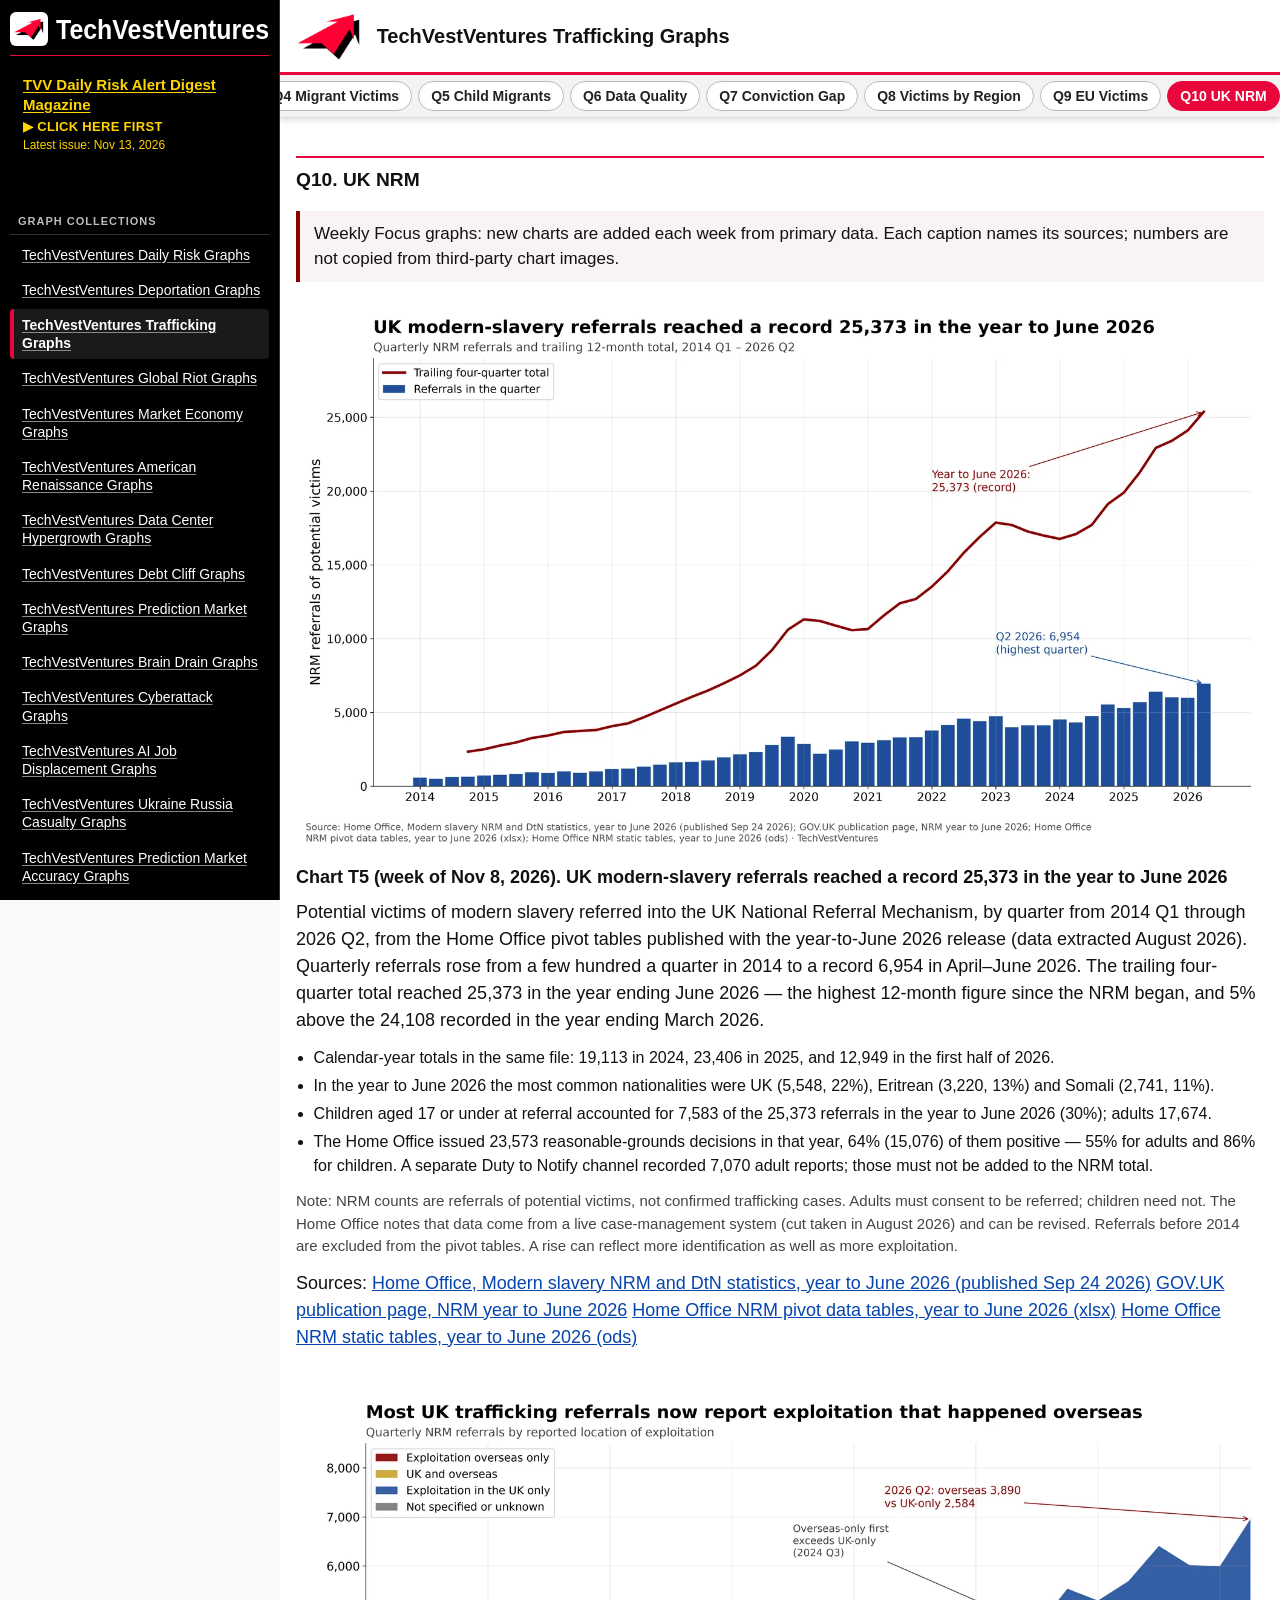
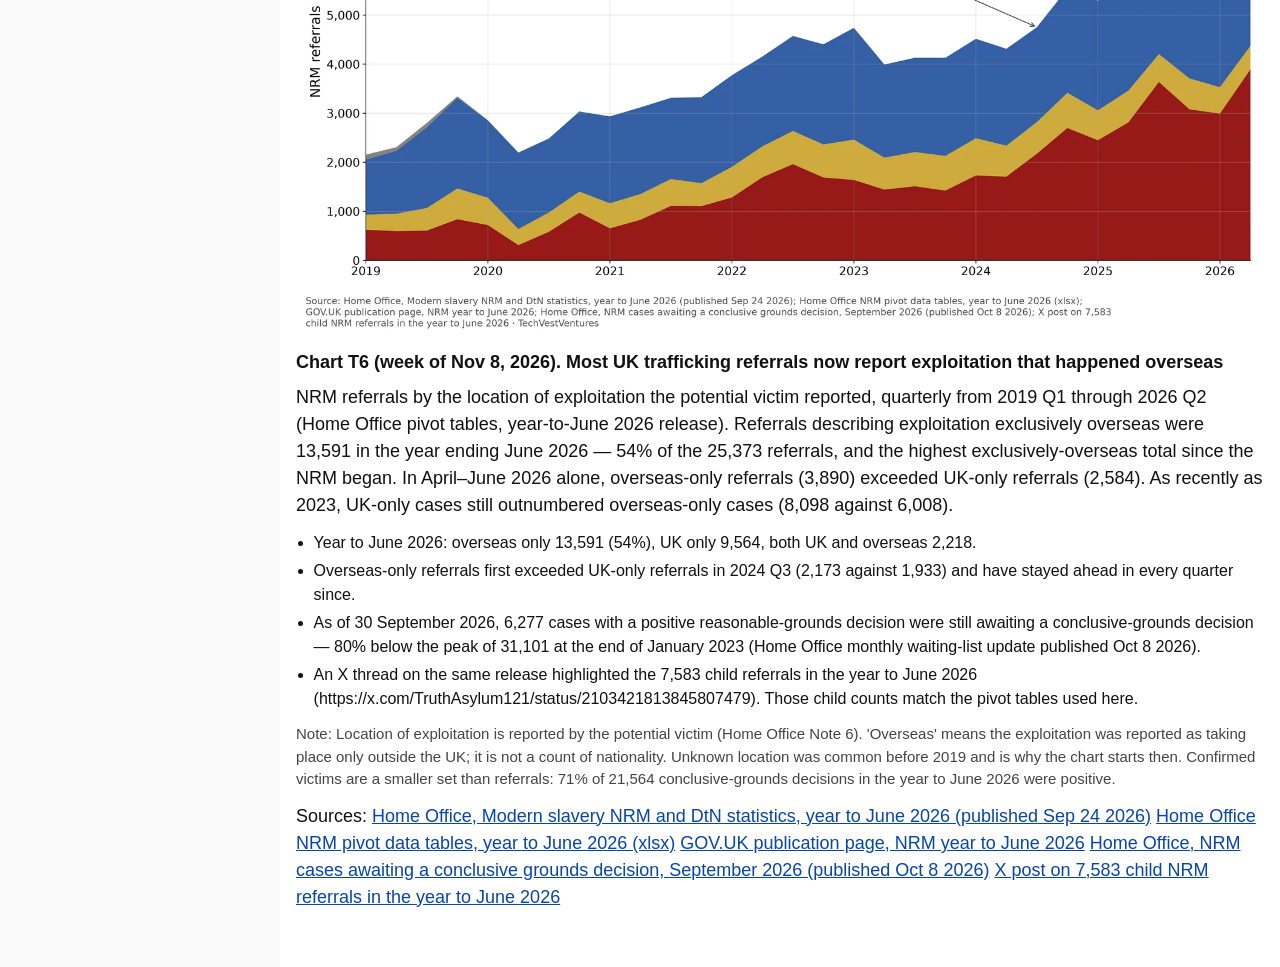
<file: issues/Q10.html>
<!doctype html><html lang="en"><head><meta charset="utf-8"><meta name="viewport" content="width=device-width,initial-scale=1"><title>TechVestVentures Trafficking Graphs — Q10</title><link rel="icon" href="../assets/favicon.svg" type="image/svg+xml"><link rel="icon" href="../assets/favicon-32.png" sizes="32x32" type="image/png"><link rel="apple-touch-icon" href="../assets/apple-touch-icon.png"><link rel="stylesheet" href="../assets/style.css"><script>if(!/[?&]raw/.test(location.search))location.replace("../index.html#Q10")</script></head><body><main id="issue"><h2 class="desk">Q10. UK NRM</h2><div class="wk">Weekly Focus graphs: new charts are added each week from primary data. Each caption names its sources; numbers are not copied from third-party chart images.</div><figure class="g w"><img src="img/W2026-11-08-T5.webp" alt="UK modern-slavery referrals reached a record 25,373 in the year to June 2026" loading="lazy"><figcaption><span class="t">Chart T5 (week of Nov 8, 2026). UK modern-slavery referrals reached a record 25,373 in the year to June 2026</span><p>Potential victims of modern slavery referred into the UK National Referral Mechanism, by quarter from 2014 Q1 through 2026 Q2, from the Home Office pivot tables published with the year-to-June 2026 release (data extracted August 2026). Quarterly referrals rose from a few hundred a quarter in 2014 to a record 6,954 in April–June 2026. The trailing four-quarter total reached 25,373 in the year ending June 2026 — the highest 12-month figure since the NRM began, and 5% above the 24,108 recorded in the year ending March 2026.</p><ul><li>Calendar-year totals in the same file: 19,113 in 2024, 23,406 in 2025, and 12,949 in the first half of 2026.</li><li>In the year to June 2026 the most common nationalities were UK (5,548, 22%), Eritrean (3,220, 13%) and Somali (2,741, 11%).</li><li>Children aged 17 or under at referral accounted for 7,583 of the 25,373 referrals in the year to June 2026 (30%); adults 17,674.</li><li>The Home Office issued 23,573 reasonable-grounds decisions in that year, 64% (15,076) of them positive — 55% for adults and 86% for children. A separate Duty to Notify channel recorded 7,070 adult reports; those must not be added to the NRM total.</li></ul><p class="nt">Note: NRM counts are referrals of potential victims, not confirmed trafficking cases. Adults must consent to be referred; children need not. The Home Office notes that data come from a live case-management system (cut taken in August 2026) and can be revised. Referrals before 2014 are excluded from the pivot tables. A rise can reflect more identification as well as more exploitation.</p><p>Sources: <a href="https://www.gov.uk/government/statistics/modern-slavery-nrm-and-dtn-statistics-year-to-june-2026/modern-slavery-national-referral-mechanism-and-duty-to-notify-statistics-uk-year-to-june-2026">Home Office, Modern slavery NRM and DtN statistics, year to June 2026 (published Sep 24 2026)</a> <a href="https://www.gov.uk/government/statistics/modern-slavery-nrm-and-dtn-statistics-year-to-june-2026">GOV.UK publication page, NRM year to June 2026</a> <a href="https://assets.publishing.service.gov.uk/media/6ab38d75734e2435f202eec2/national-referral-mechanism-statistics-year-to-june-2026-pivot-tables.xlsx">Home Office NRM pivot data tables, year to June 2026 (xlsx)</a> <a href="https://assets.publishing.service.gov.uk/media/6ab39504734e2435f202eecd/national-referral-mechanism-statistics-year-to-june-2026-static-tables.ods">Home Office NRM static tables, year to June 2026 (ods)</a></p></figcaption></figure>
<figure class="g w"><img src="img/W2026-11-08-T6.webp" alt="Most UK trafficking referrals now report exploitation that happened overseas" loading="lazy"><figcaption><span class="t">Chart T6 (week of Nov 8, 2026). Most UK trafficking referrals now report exploitation that happened overseas</span><p>NRM referrals by the location of exploitation the potential victim reported, quarterly from 2019 Q1 through 2026 Q2 (Home Office pivot tables, year-to-June 2026 release). Referrals describing exploitation exclusively overseas were 13,591 in the year ending June 2026 — 54% of the 25,373 referrals, and the highest exclusively-overseas total since the NRM began. In April–June 2026 alone, overseas-only referrals (3,890) exceeded UK-only referrals (2,584). As recently as 2023, UK-only cases still outnumbered overseas-only cases (8,098 against 6,008).</p><ul><li>Year to June 2026: overseas only 13,591 (54%), UK only 9,564, both UK and overseas 2,218.</li><li>Overseas-only referrals first exceeded UK-only referrals in 2024 Q3 (2,173 against 1,933) and have stayed ahead in every quarter since.</li><li>As of 30 September 2026, 6,277 cases with a positive reasonable-grounds decision were still awaiting a conclusive-grounds decision — 80% below the peak of 31,101 at the end of January 2023 (Home Office monthly waiting-list update published Oct 8 2026).</li><li>An X thread on the same release highlighted the 7,583 child referrals in the year to June 2026 (https://x.com/TruthAsylum121/status/2103421813845807479). Those child counts match the pivot tables used here.</li></ul><p class="nt">Note: Location of exploitation is reported by the potential victim (Home Office Note 6). &#x27;Overseas&#x27; means the exploitation was reported as taking place only outside the UK; it is not a count of nationality. Unknown location was common before 2019 and is why the chart starts then. Confirmed victims are a smaller set than referrals: 71% of 21,564 conclusive-grounds decisions in the year to June 2026 were positive.</p><p>Sources: <a href="https://www.gov.uk/government/statistics/modern-slavery-nrm-and-dtn-statistics-year-to-june-2026/modern-slavery-national-referral-mechanism-and-duty-to-notify-statistics-uk-year-to-june-2026">Home Office, Modern slavery NRM and DtN statistics, year to June 2026 (published Sep 24 2026)</a> <a href="https://assets.publishing.service.gov.uk/media/6ab38d75734e2435f202eec2/national-referral-mechanism-statistics-year-to-june-2026-pivot-tables.xlsx">Home Office NRM pivot data tables, year to June 2026 (xlsx)</a> <a href="https://www.gov.uk/government/statistics/modern-slavery-nrm-and-dtn-statistics-year-to-june-2026">GOV.UK publication page, NRM year to June 2026</a> <a href="https://www.gov.uk/government/statistics/modern-slavery-nrm-cases-awaiting-a-conclusive-grounds-decision-sep-2026/modern-slavery-nrm-cases-awaiting-a-conclusive-grounds-decision-september-2026">Home Office, NRM cases awaiting a conclusive grounds decision, September 2026 (published Oct 8 2026)</a> <a href="https://x.com/TruthAsylum121/status/2103421813845807479">X post on 7,583 child NRM referrals in the year to June 2026</a></p></figcaption></figure></main></body></html>
</file>
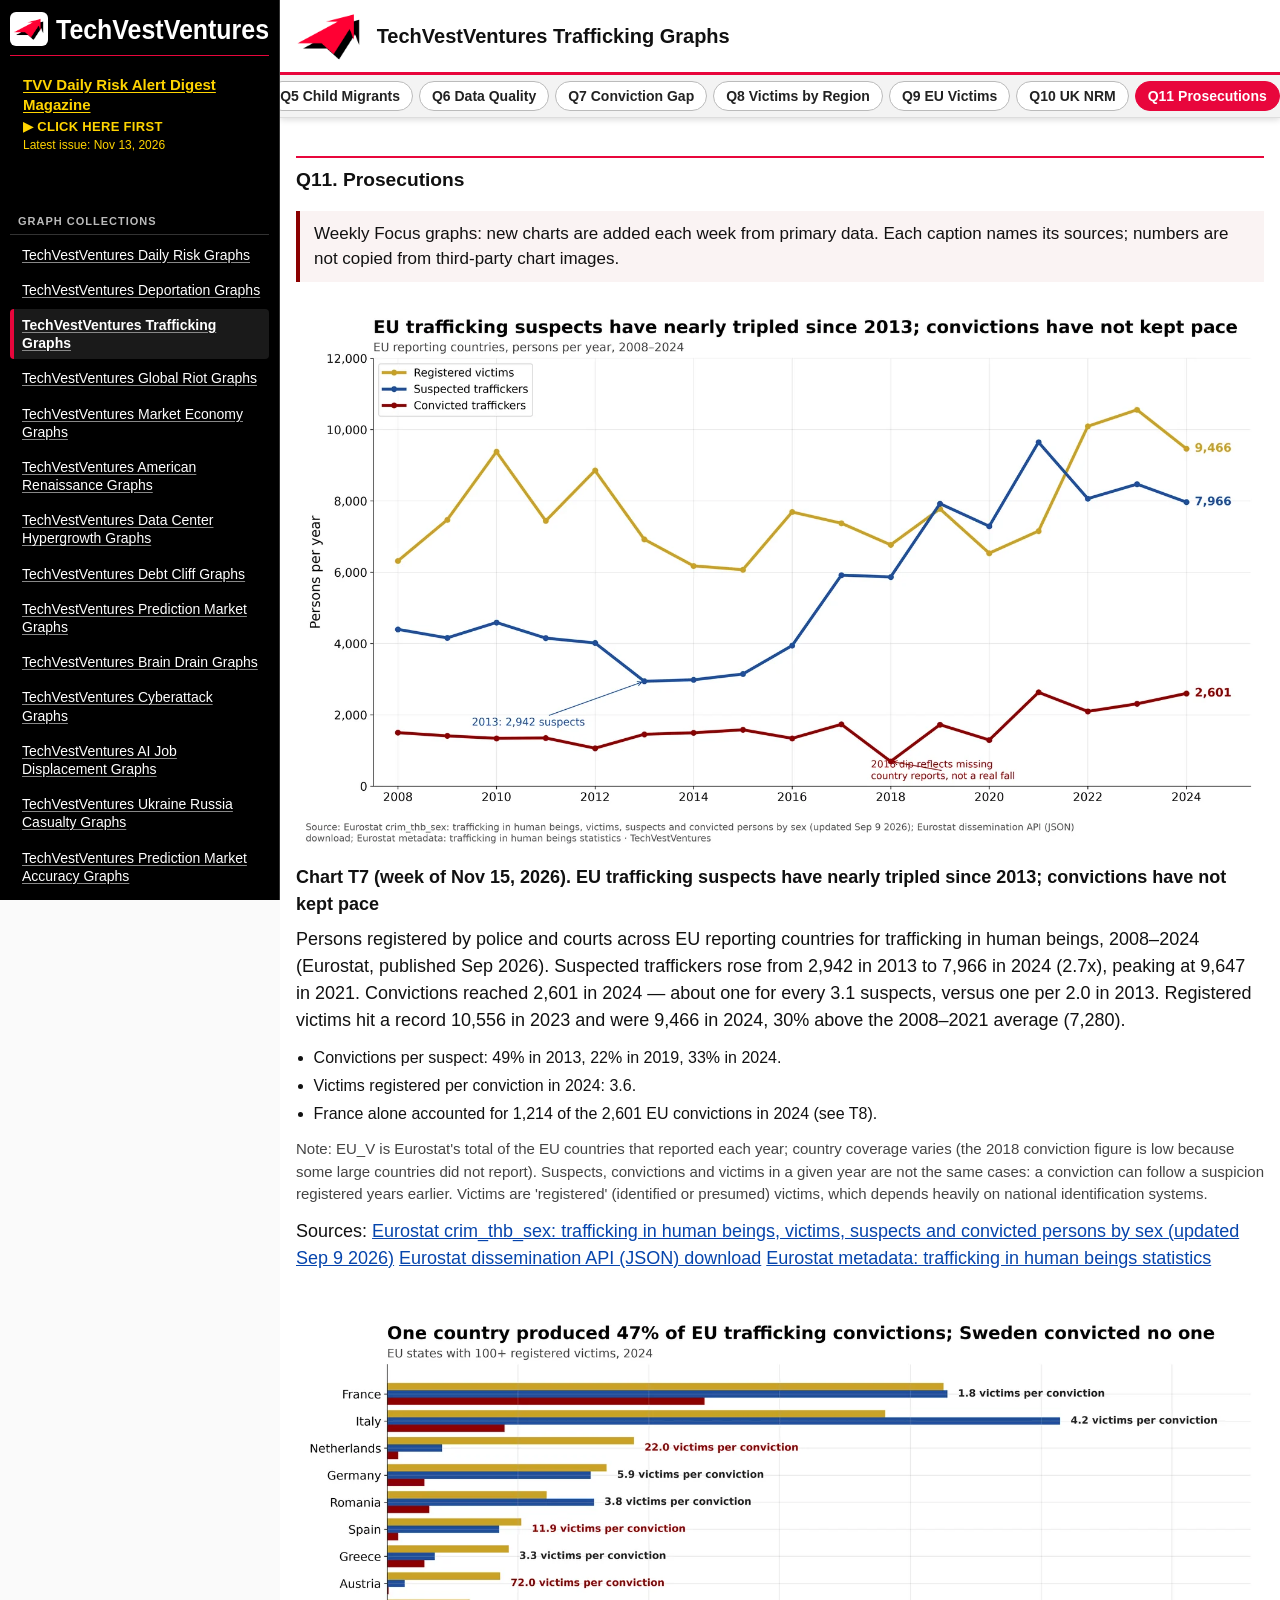
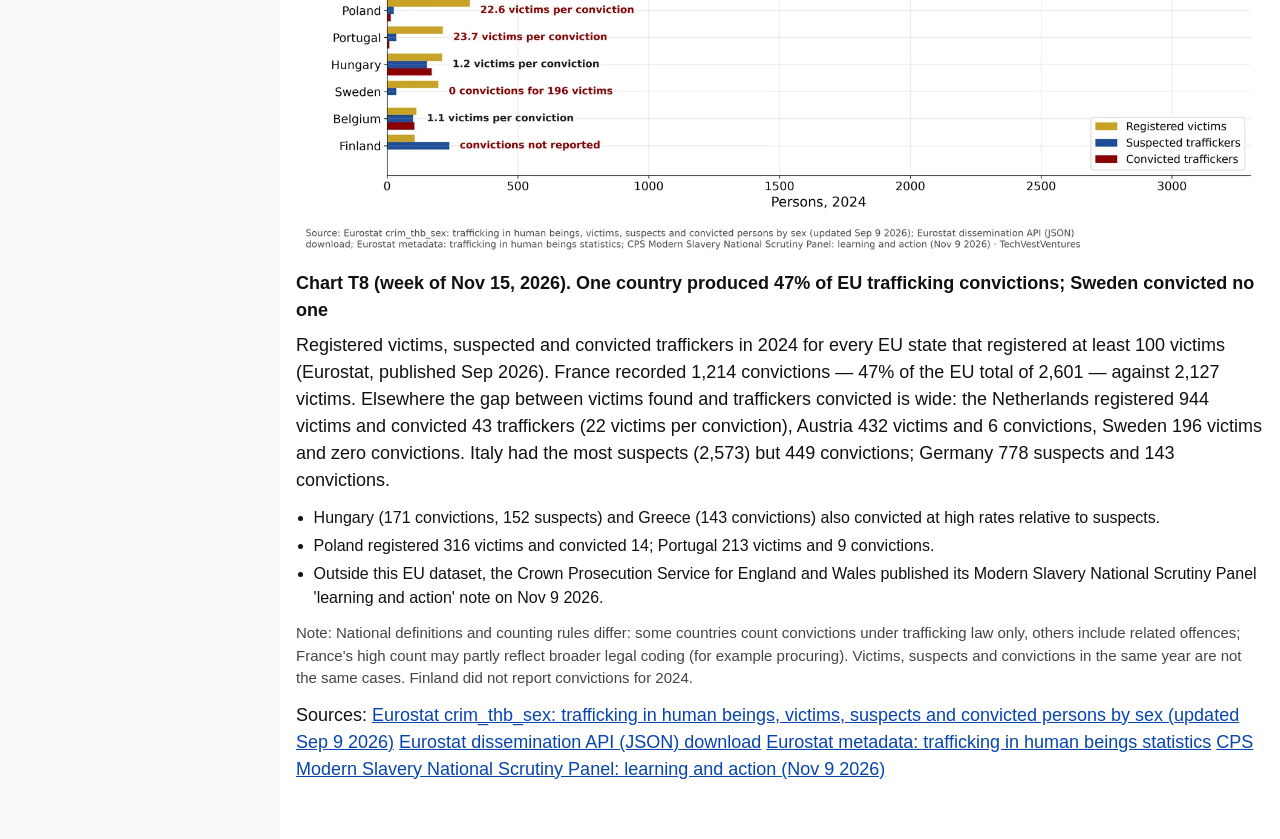
<file: issues/Q11.html>
<!doctype html><html lang="en"><head><meta charset="utf-8"><meta name="viewport" content="width=device-width,initial-scale=1"><title>TechVestVentures Trafficking Graphs — Q11</title><link rel="icon" href="../assets/favicon.svg" type="image/svg+xml"><link rel="icon" href="../assets/favicon-32.png" sizes="32x32" type="image/png"><link rel="apple-touch-icon" href="../assets/apple-touch-icon.png"><link rel="stylesheet" href="../assets/style.css"><script>if(!/[?&]raw/.test(location.search))location.replace("../index.html#Q11")</script></head><body><main id="issue"><h2 class="desk">Q11. Prosecutions</h2><div class="wk">Weekly Focus graphs: new charts are added each week from primary data. Each caption names its sources; numbers are not copied from third-party chart images.</div><figure class="g w"><img src="img/W2026-11-15-T7.webp" alt="EU trafficking suspects have nearly tripled since 2013; convictions have not kept pace" loading="lazy"><figcaption><span class="t">Chart T7 (week of Nov 15, 2026). EU trafficking suspects have nearly tripled since 2013; convictions have not kept pace</span><p>Persons registered by police and courts across EU reporting countries for trafficking in human beings, 2008–2024 (Eurostat, published Sep 2026). Suspected traffickers rose from 2,942 in 2013 to 7,966 in 2024 (2.7x), peaking at 9,647 in 2021. Convictions reached 2,601 in 2024 — about one for every 3.1 suspects, versus one per 2.0 in 2013. Registered victims hit a record 10,556 in 2023 and were 9,466 in 2024, 30% above the 2008–2021 average (7,280).</p><ul><li>Convictions per suspect: 49% in 2013, 22% in 2019, 33% in 2024.</li><li>Victims registered per conviction in 2024: 3.6.</li><li>France alone accounted for 1,214 of the 2,601 EU convictions in 2024 (see T8).</li></ul><p class="nt">Note: EU_V is Eurostat&#x27;s total of the EU countries that reported each year; country coverage varies (the 2018 conviction figure is low because some large countries did not report). Suspects, convictions and victims in a given year are not the same cases: a conviction can follow a suspicion registered years earlier. Victims are &#x27;registered&#x27; (identified or presumed) victims, which depends heavily on national identification systems.</p><p>Sources: <a href="https://ec.europa.eu/eurostat/databrowser/view/crim_thb_sex/default/table">Eurostat crim_thb_sex: trafficking in human beings, victims, suspects and convicted persons by sex (updated Sep 9 2026)</a> <a href="https://ec.europa.eu/eurostat/api/dissemination/statistics/1.0/data/crim_thb_sex?format=JSON&amp;lang=EN&amp;sex=T&amp;unit=NR">Eurostat dissemination API (JSON) download</a> <a href="https://ec.europa.eu/eurostat/cache/metadata/en/crim_thb_esms.htm">Eurostat metadata: trafficking in human beings statistics</a></p></figcaption></figure>
<figure class="g w"><img src="img/W2026-11-15-T8.webp" alt="One country produced 47% of EU trafficking convictions; Sweden convicted no one" loading="lazy"><figcaption><span class="t">Chart T8 (week of Nov 15, 2026). One country produced 47% of EU trafficking convictions; Sweden convicted no one</span><p>Registered victims, suspected and convicted traffickers in 2024 for every EU state that registered at least 100 victims (Eurostat, published Sep 2026). France recorded 1,214 convictions — 47% of the EU total of 2,601 — against 2,127 victims. Elsewhere the gap between victims found and traffickers convicted is wide: the Netherlands registered 944 victims and convicted 43 traffickers (22 victims per conviction), Austria 432 victims and 6 convictions, Sweden 196 victims and zero convictions. Italy had the most suspects (2,573) but 449 convictions; Germany 778 suspects and 143 convictions.</p><ul><li>Hungary (171 convictions, 152 suspects) and Greece (143 convictions) also convicted at high rates relative to suspects.</li><li>Poland registered 316 victims and convicted 14; Portugal 213 victims and 9 convictions.</li><li>Outside this EU dataset, the Crown Prosecution Service for England and Wales published its Modern Slavery National Scrutiny Panel &#x27;learning and action&#x27; note on Nov 9 2026.</li></ul><p class="nt">Note: National definitions and counting rules differ: some countries count convictions under trafficking law only, others include related offences; France&#x27;s high count may partly reflect broader legal coding (for example procuring). Victims, suspects and convictions in the same year are not the same cases. Finland did not report convictions for 2024.</p><p>Sources: <a href="https://ec.europa.eu/eurostat/databrowser/view/crim_thb_sex/default/table">Eurostat crim_thb_sex: trafficking in human beings, victims, suspects and convicted persons by sex (updated Sep 9 2026)</a> <a href="https://ec.europa.eu/eurostat/api/dissemination/statistics/1.0/data/crim_thb_sex?format=JSON&amp;lang=EN&amp;sex=T&amp;unit=NR">Eurostat dissemination API (JSON) download</a> <a href="https://ec.europa.eu/eurostat/cache/metadata/en/crim_thb_esms.htm">Eurostat metadata: trafficking in human beings statistics</a> <a href="https://www.cps.gov.uk/publication/cps-modern-slavery-national-scrutiny-panel-learning-and-action">CPS Modern Slavery National Scrutiny Panel: learning and action (Nov 9 2026)</a></p></figcaption></figure></main></body></html>
</file>
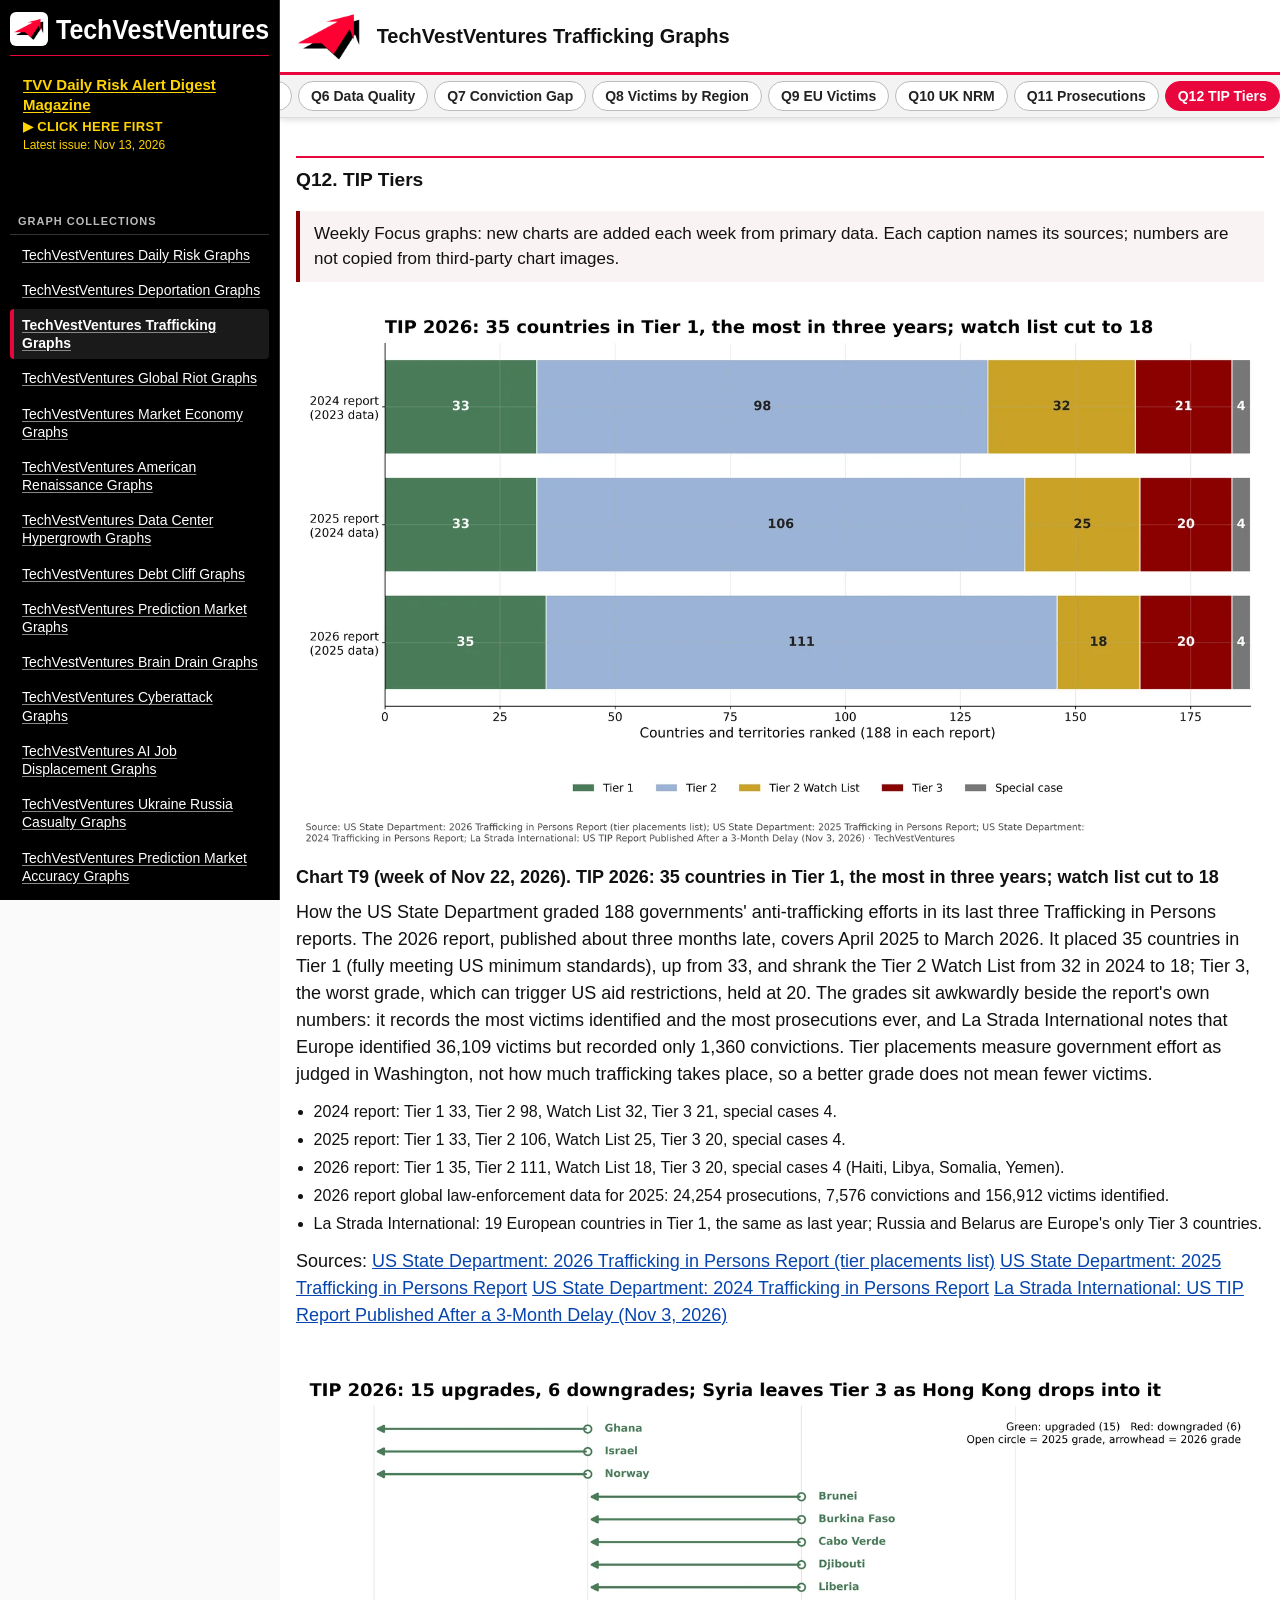
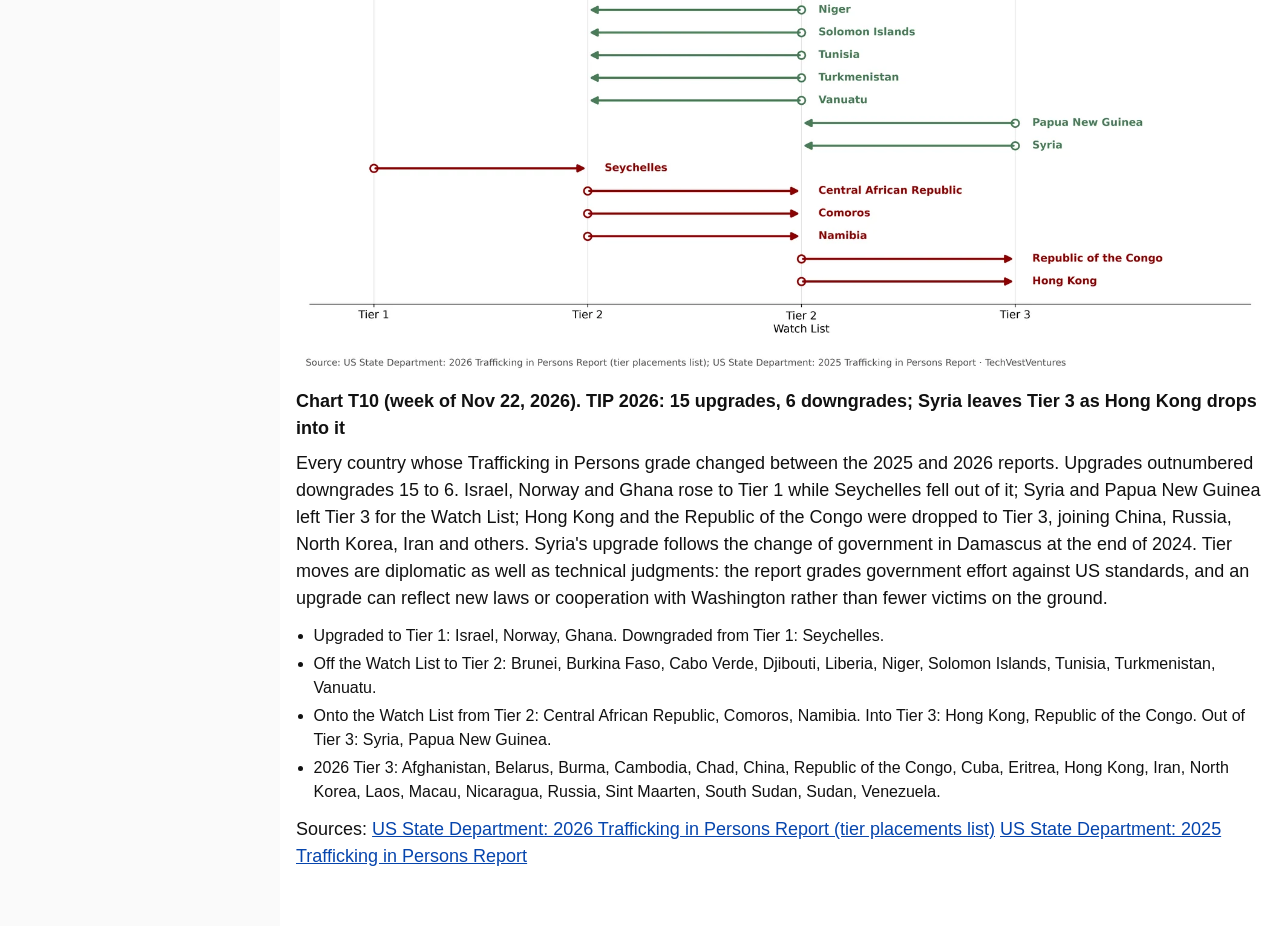
<file: issues/Q12.html>
<!doctype html><html lang="en"><head><meta charset="utf-8"><meta name="viewport" content="width=device-width,initial-scale=1"><title>TechVestVentures Trafficking Graphs — Q12</title><link rel="icon" href="../assets/favicon.svg" type="image/svg+xml"><link rel="icon" href="../assets/favicon-32.png" sizes="32x32" type="image/png"><link rel="apple-touch-icon" href="../assets/apple-touch-icon.png"><link rel="stylesheet" href="../assets/style.css"><script>if(!/[?&]raw/.test(location.search))location.replace("../index.html#Q12")</script></head><body><main id="issue"><h2 class="desk">Q12. TIP Tiers</h2><div class="wk">Weekly Focus graphs: new charts are added each week from primary data. Each caption names its sources; numbers are not copied from third-party chart images.</div><figure class="g w"><img src="img/W2026-11-22-T9.webp" alt="TIP 2026: 35 countries in Tier 1, the most in three years; watch list cut to 18" loading="lazy"><figcaption><span class="t">Chart T9 (week of Nov 22, 2026). TIP 2026: 35 countries in Tier 1, the most in three years; watch list cut to 18</span><p>How the US State Department graded 188 governments&#x27; anti-trafficking efforts in its last three Trafficking in Persons reports. The 2026 report, published about three months late, covers April 2025 to March 2026. It placed 35 countries in Tier 1 (fully meeting US minimum standards), up from 33, and shrank the Tier 2 Watch List from 32 in 2024 to 18; Tier 3, the worst grade, which can trigger US aid restrictions, held at 20. The grades sit awkwardly beside the report&#x27;s own numbers: it records the most victims identified and the most prosecutions ever, and La Strada International notes that Europe identified 36,109 victims but recorded only 1,360 convictions. Tier placements measure government effort as judged in Washington, not how much trafficking takes place, so a better grade does not mean fewer victims.</p><ul><li>2024 report: Tier 1 33, Tier 2 98, Watch List 32, Tier 3 21, special cases 4.</li><li>2025 report: Tier 1 33, Tier 2 106, Watch List 25, Tier 3 20, special cases 4.</li><li>2026 report: Tier 1 35, Tier 2 111, Watch List 18, Tier 3 20, special cases 4 (Haiti, Libya, Somalia, Yemen).</li><li>2026 report global law-enforcement data for 2025: 24,254 prosecutions, 7,576 convictions and 156,912 victims identified.</li><li>La Strada International: 19 European countries in Tier 1, the same as last year; Russia and Belarus are Europe&#x27;s only Tier 3 countries.</li></ul><p>Sources: <a href="https://www.state.gov/reports/2026-trafficking-in-persons-report">US State Department: 2026 Trafficking in Persons Report (tier placements list)</a> <a href="https://www.state.gov/reports/2025-trafficking-in-persons-report">US State Department: 2025 Trafficking in Persons Report</a> <a href="https://www.state.gov/reports/2024-trafficking-in-persons-report">US State Department: 2024 Trafficking in Persons Report</a> <a href="https://www.lastradainternational.org/news/us-tip-report-published-after-a-3-month-delay/">La Strada International: US TIP Report Published After a 3-Month Delay (Nov 3, 2026)</a></p></figcaption></figure>
<figure class="g w"><img src="img/W2026-11-22-T10.webp" alt="TIP 2026: 15 upgrades, 6 downgrades; Syria leaves Tier 3 as Hong Kong drops into it" loading="lazy"><figcaption><span class="t">Chart T10 (week of Nov 22, 2026). TIP 2026: 15 upgrades, 6 downgrades; Syria leaves Tier 3 as Hong Kong drops into it</span><p>Every country whose Trafficking in Persons grade changed between the 2025 and 2026 reports. Upgrades outnumbered downgrades 15 to 6. Israel, Norway and Ghana rose to Tier 1 while Seychelles fell out of it; Syria and Papua New Guinea left Tier 3 for the Watch List; Hong Kong and the Republic of the Congo were dropped to Tier 3, joining China, Russia, North Korea, Iran and others. Syria&#x27;s upgrade follows the change of government in Damascus at the end of 2024. Tier moves are diplomatic as well as technical judgments: the report grades government effort against US standards, and an upgrade can reflect new laws or cooperation with Washington rather than fewer victims on the ground.</p><ul><li>Upgraded to Tier 1: Israel, Norway, Ghana. Downgraded from Tier 1: Seychelles.</li><li>Off the Watch List to Tier 2: Brunei, Burkina Faso, Cabo Verde, Djibouti, Liberia, Niger, Solomon Islands, Tunisia, Turkmenistan, Vanuatu.</li><li>Onto the Watch List from Tier 2: Central African Republic, Comoros, Namibia. Into Tier 3: Hong Kong, Republic of the Congo. Out of Tier 3: Syria, Papua New Guinea.</li><li>2026 Tier 3: Afghanistan, Belarus, Burma, Cambodia, Chad, China, Republic of the Congo, Cuba, Eritrea, Hong Kong, Iran, North Korea, Laos, Macau, Nicaragua, Russia, Sint Maarten, South Sudan, Sudan, Venezuela.</li></ul><p>Sources: <a href="https://www.state.gov/reports/2026-trafficking-in-persons-report">US State Department: 2026 Trafficking in Persons Report (tier placements list)</a> <a href="https://www.state.gov/reports/2025-trafficking-in-persons-report">US State Department: 2025 Trafficking in Persons Report</a></p></figcaption></figure></main></body></html>
</file>
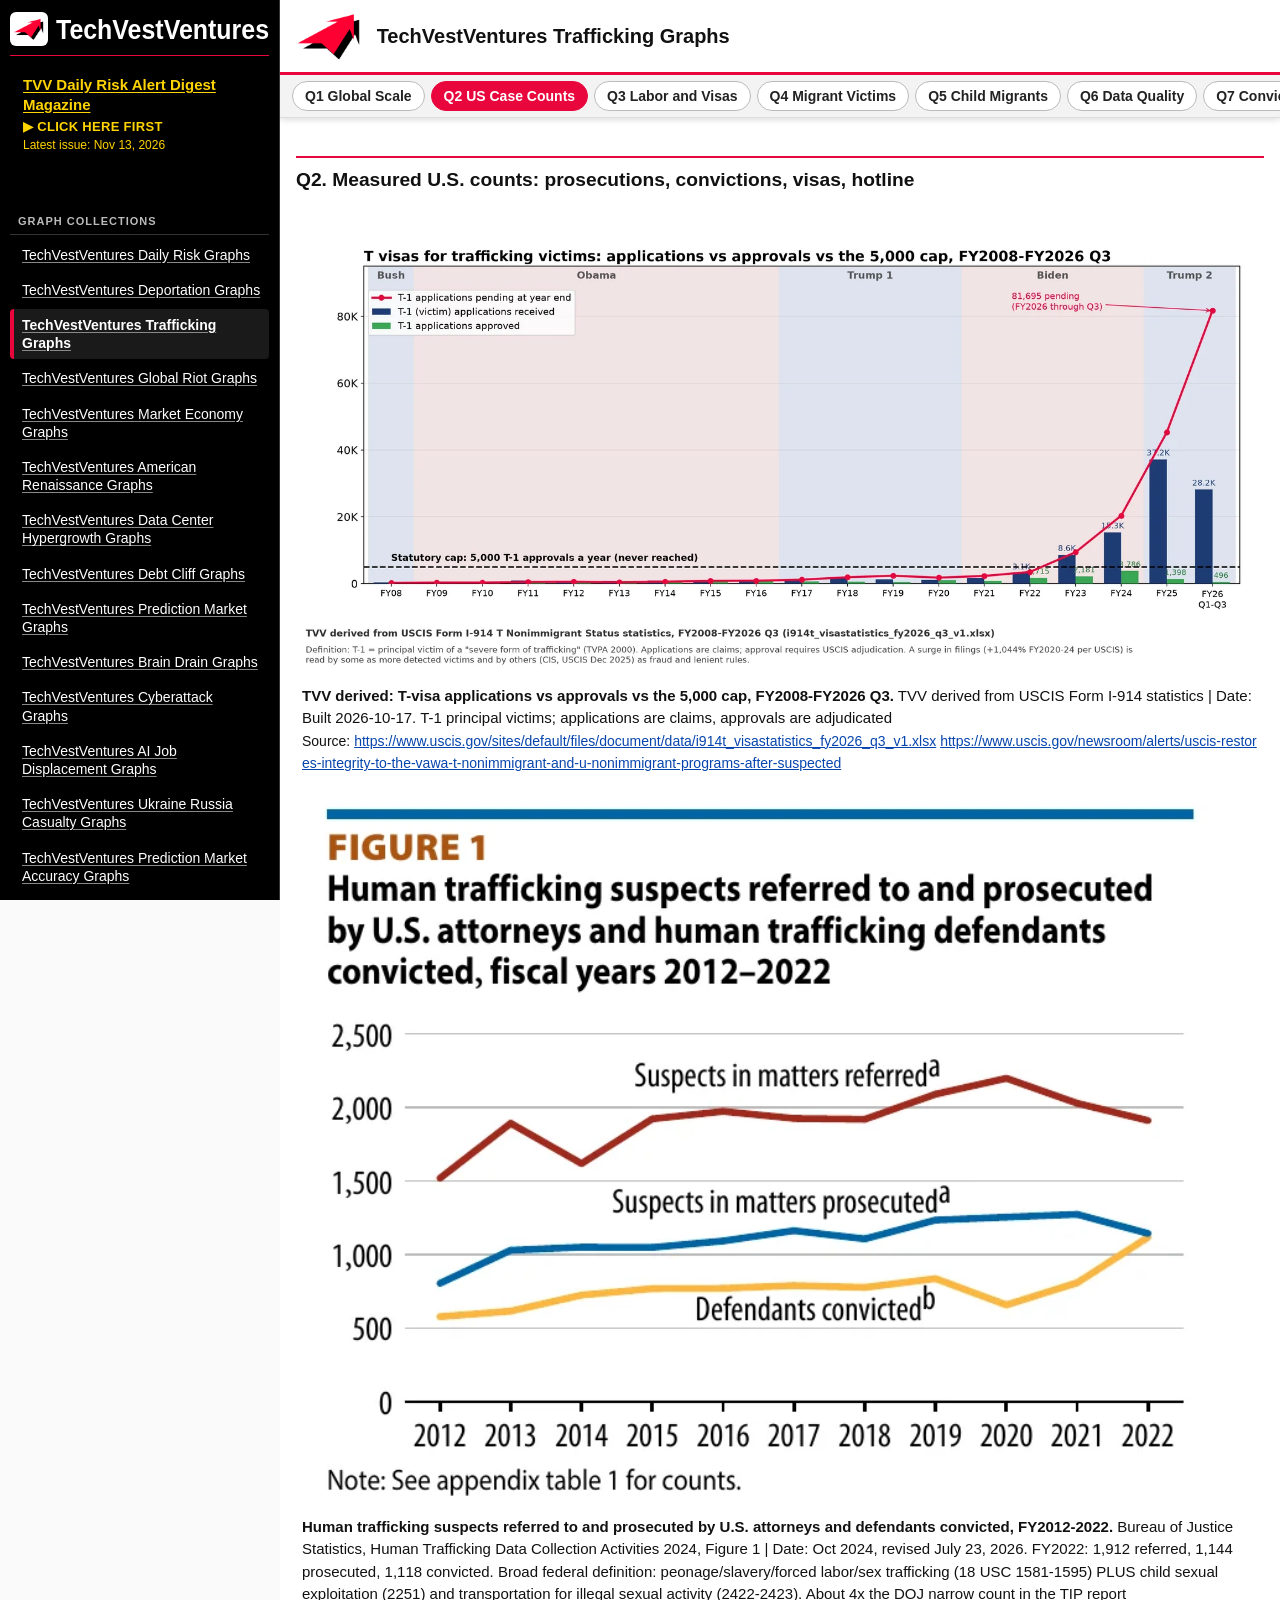
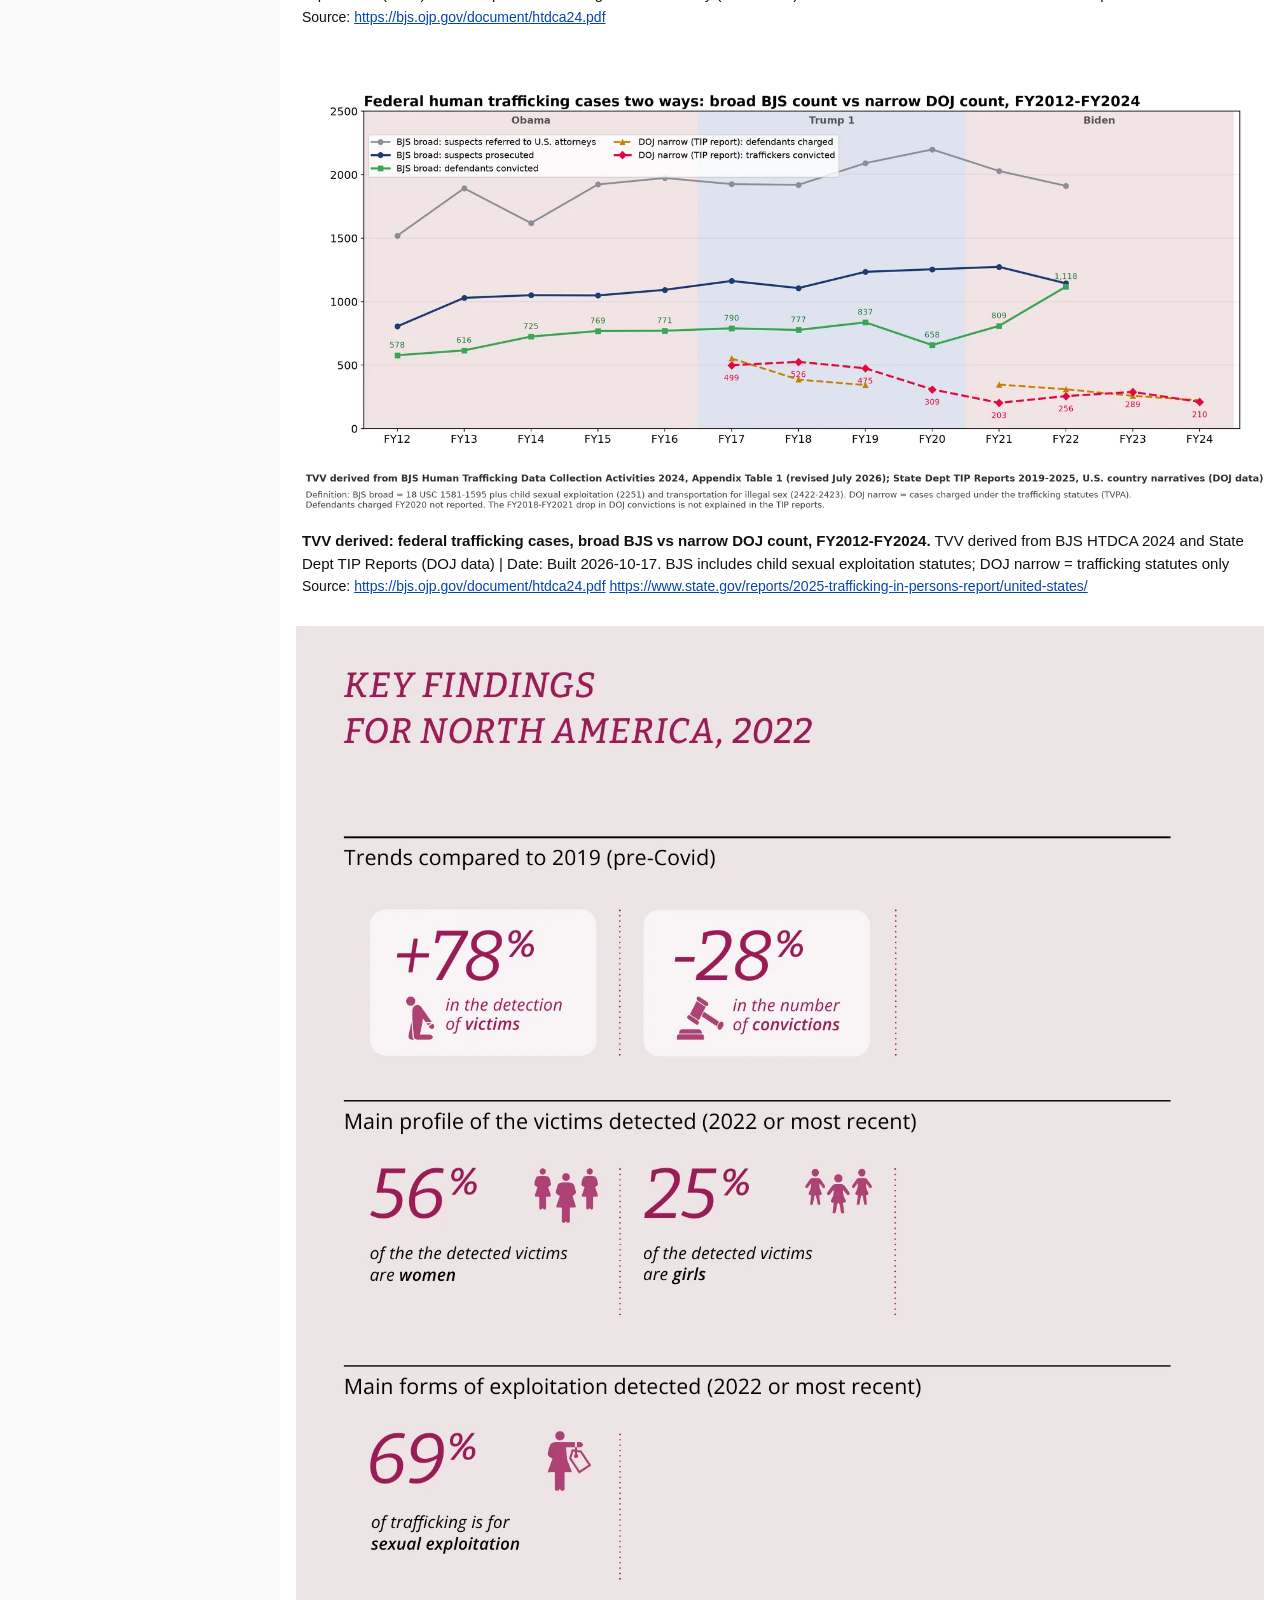
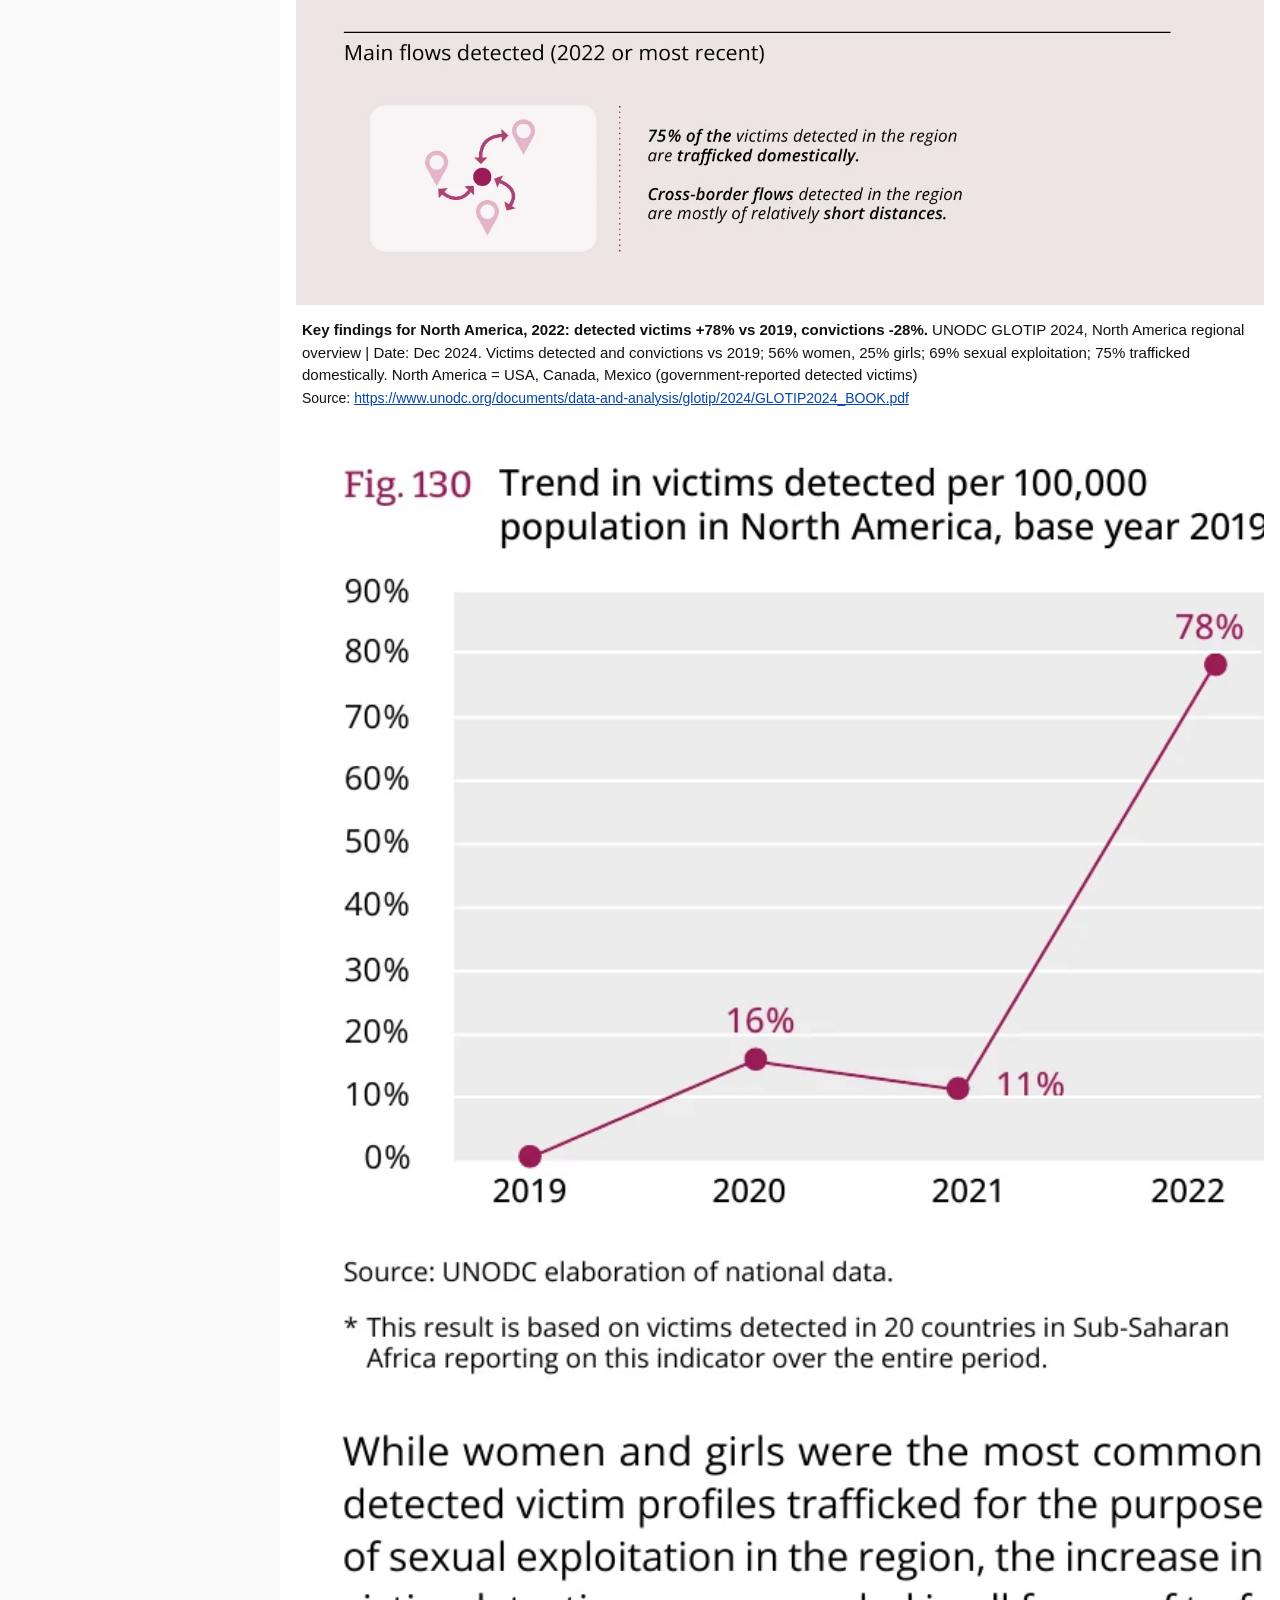
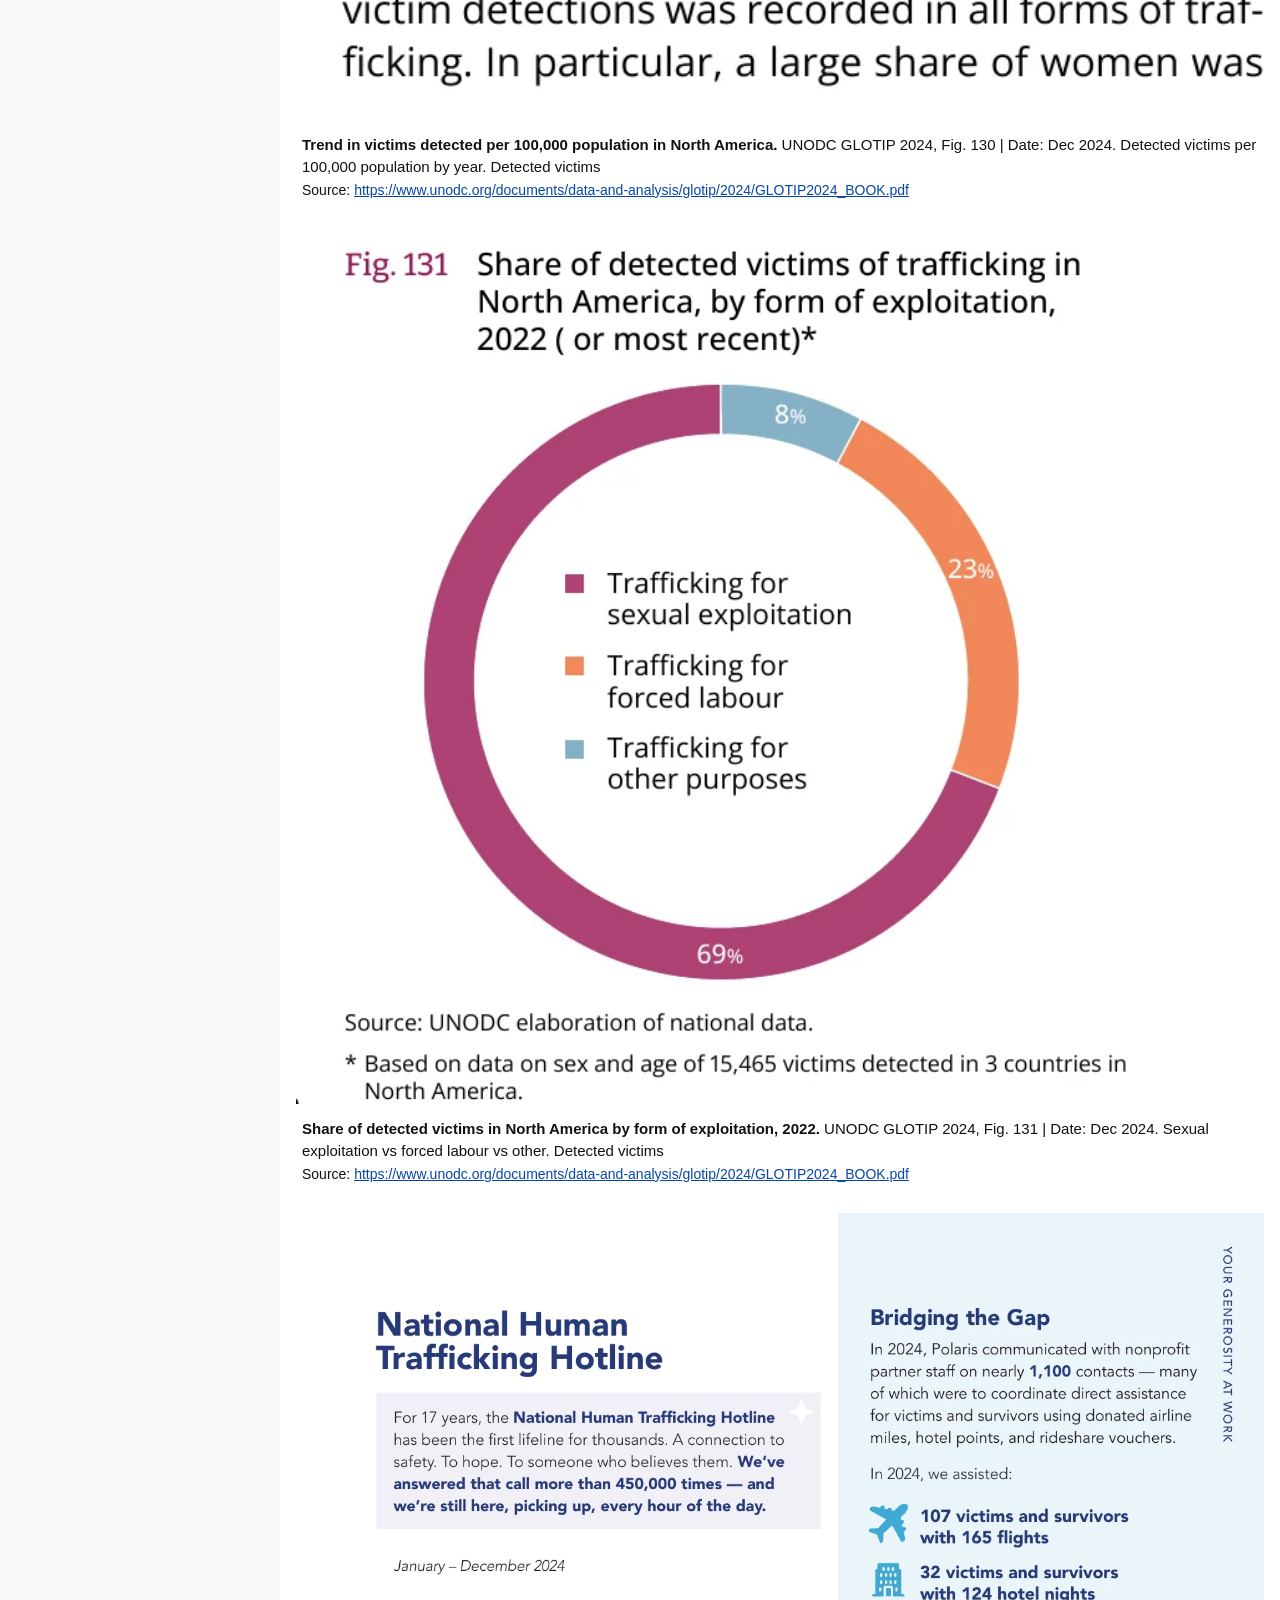
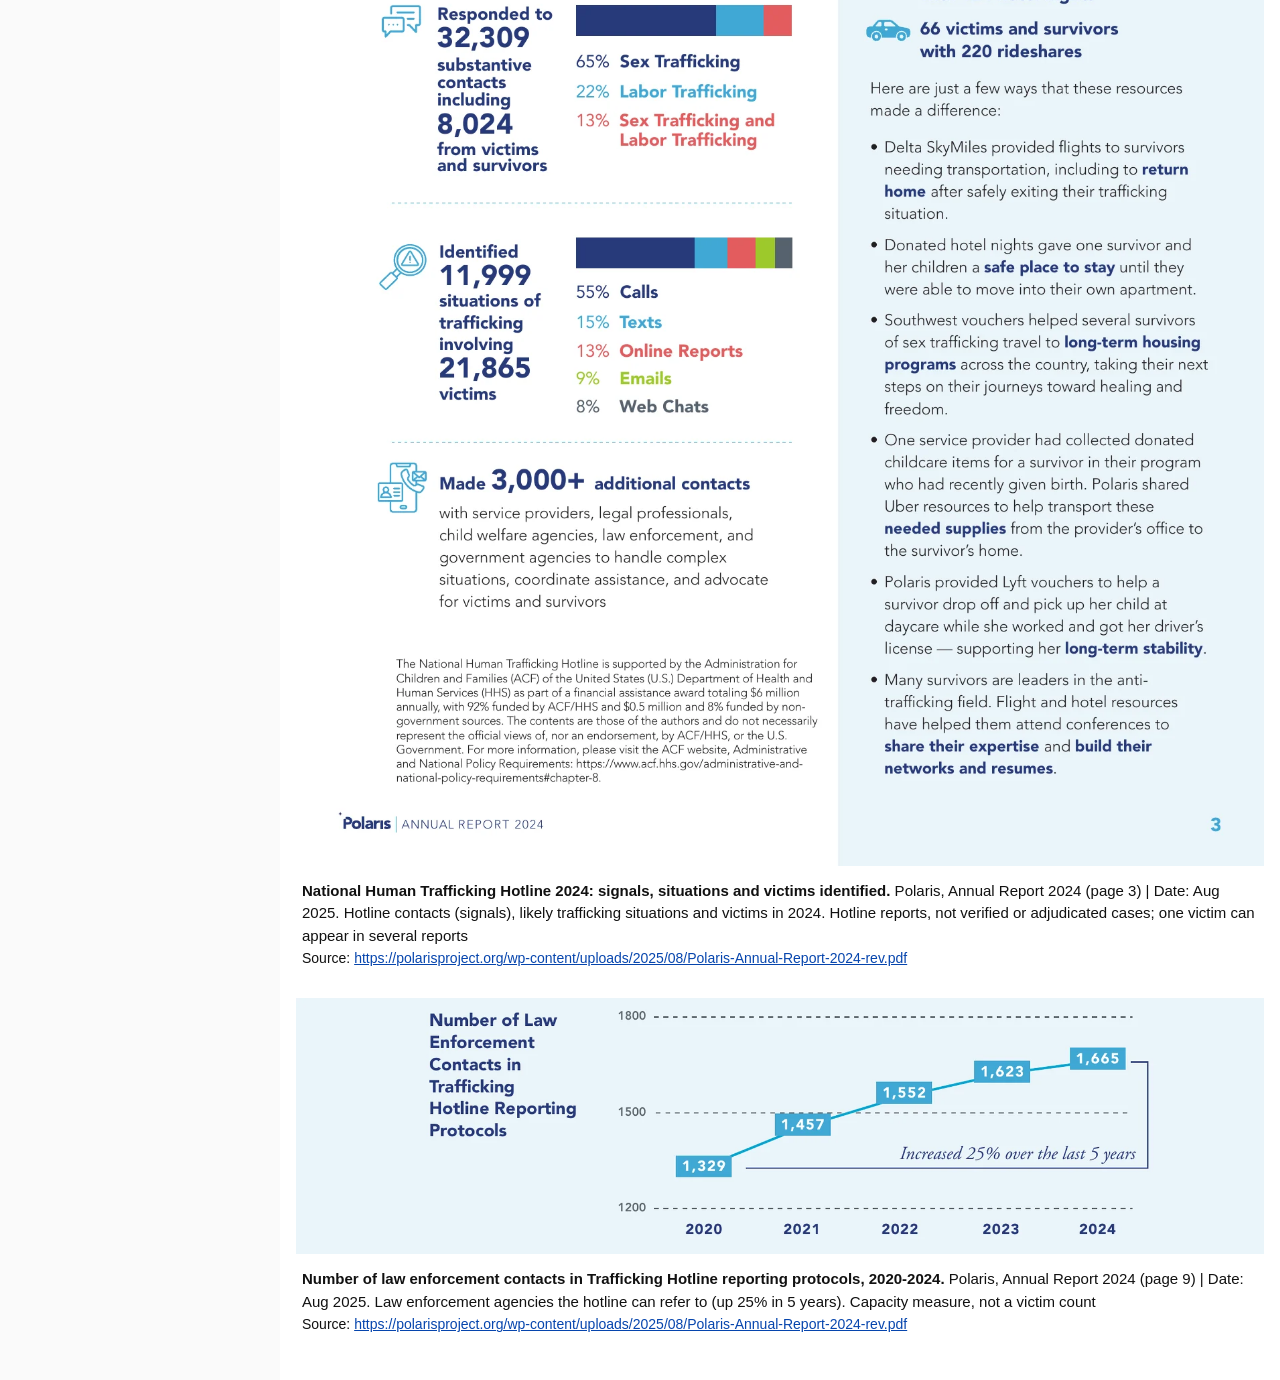
<file: issues/Q2.html>
<!doctype html><html lang="en"><head><meta charset="utf-8"><meta name="viewport" content="width=device-width,initial-scale=1"><title>TechVestVentures Trafficking Graphs — Q2</title><link rel="icon" href="../assets/favicon.svg" type="image/svg+xml"><link rel="icon" href="../assets/favicon-32.png" sizes="32x32" type="image/png"><link rel="apple-touch-icon" href="../assets/apple-touch-icon.png"><link rel="stylesheet" href="../assets/style.css"><script>if(!/[?&]raw/.test(location.search))location.replace("../index.html#Q2")</script></head><body><main id="issue"><h2 class="desk">Q2. Measured U.S. counts: prosecutions, convictions, visas, hotline</h2><figure class="g"><img src="img/Q2-01.webp" alt="TVV derived: T-visa applications vs approvals vs the 5,000 cap, FY2008-FY2026 Q3" loading="lazy"><figcaption><span class="t">TVV derived: T-visa applications vs approvals vs the 5,000 cap, FY2008-FY2026 Q3.</span> TVV derived from USCIS Form I-914 statistics | Date: Built 2026-10-17. T-1 principal victims; applications are claims, approvals are adjudicated<br><span class="s">Source: <a href="https://www.uscis.gov/sites/default/files/document/data/i914t_visastatistics_fy2026_q3_v1.xlsx" target="_blank" rel="noopener">https://www.uscis.gov/sites/default/files/document/data/i914t_visastatistics_fy2026_q3_v1.xlsx</a> <a href="https://www.uscis.gov/newsroom/alerts/uscis-restores-integrity-to-the-vawa-t-nonimmigrant-and-u-nonimmigrant-programs-after-suspected" target="_blank" rel="noopener">https://www.uscis.gov/newsroom/alerts/uscis-restores-integrity-to-the-vawa-t-nonimmigrant-and-u-nonimmigrant-programs-after-suspected</a></span></figcaption></figure>
<figure class="g"><img src="img/Q2-02.webp" alt="Human trafficking suspects referred to and prosecuted by U.S. attorneys and defendants convicted, FY2012-2022" loading="lazy"><figcaption><span class="t">Human trafficking suspects referred to and prosecuted by U.S. attorneys and defendants convicted, FY2012-2022.</span> Bureau of Justice Statistics, Human Trafficking Data Collection Activities 2024, Figure 1 | Date: Oct 2024, revised July 23, 2026. FY2022: 1,912 referred, 1,144 prosecuted, 1,118 convicted. Broad federal definition: peonage/slavery/forced labor/sex trafficking (18 USC 1581-1595) PLUS child sexual exploitation (2251) and transportation for illegal sexual activity (2422-2423). About 4x the DOJ narrow count in the TIP report<br><span class="s">Source: <a href="https://bjs.ojp.gov/document/htdca24.pdf" target="_blank" rel="noopener">https://bjs.ojp.gov/document/htdca24.pdf</a></span></figcaption></figure>
<figure class="g"><img src="img/Q2-03.webp" alt="TVV derived: federal trafficking cases, broad BJS vs narrow DOJ count, FY2012-FY2024" loading="lazy"><figcaption><span class="t">TVV derived: federal trafficking cases, broad BJS vs narrow DOJ count, FY2012-FY2024.</span> TVV derived from BJS HTDCA 2024 and State Dept TIP Reports (DOJ data) | Date: Built 2026-10-17. BJS includes child sexual exploitation statutes; DOJ narrow = trafficking statutes only<br><span class="s">Source: <a href="https://bjs.ojp.gov/document/htdca24.pdf" target="_blank" rel="noopener">https://bjs.ojp.gov/document/htdca24.pdf</a> <a href="https://www.state.gov/reports/2025-trafficking-in-persons-report/united-states/" target="_blank" rel="noopener">https://www.state.gov/reports/2025-trafficking-in-persons-report/united-states/</a></span></figcaption></figure>
<figure class="g"><img src="img/Q2-04.webp" alt="Key findings for North America, 2022: detected victims +78% vs 2019, convictions -28%" loading="lazy"><figcaption><span class="t">Key findings for North America, 2022: detected victims +78% vs 2019, convictions -28%.</span> UNODC GLOTIP 2024, North America regional overview | Date: Dec 2024. Victims detected and convictions vs 2019; 56% women, 25% girls; 69% sexual exploitation; 75% trafficked domestically. North America = USA, Canada, Mexico (government-reported detected victims)<br><span class="s">Source: <a href="https://www.unodc.org/documents/data-and-analysis/glotip/2024/GLOTIP2024_BOOK.pdf" target="_blank" rel="noopener">https://www.unodc.org/documents/data-and-analysis/glotip/2024/GLOTIP2024_BOOK.pdf</a></span></figcaption></figure>
<figure class="g"><img src="img/Q2-05.webp" alt="Trend in victims detected per 100,000 population in North America" loading="lazy"><figcaption><span class="t">Trend in victims detected per 100,000 population in North America.</span> UNODC GLOTIP 2024, Fig. 130 | Date: Dec 2024. Detected victims per 100,000 population by year. Detected victims<br><span class="s">Source: <a href="https://www.unodc.org/documents/data-and-analysis/glotip/2024/GLOTIP2024_BOOK.pdf" target="_blank" rel="noopener">https://www.unodc.org/documents/data-and-analysis/glotip/2024/GLOTIP2024_BOOK.pdf</a></span></figcaption></figure>
<figure class="g"><img src="img/Q2-06.webp" alt="Share of detected victims in North America by form of exploitation, 2022" loading="lazy"><figcaption><span class="t">Share of detected victims in North America by form of exploitation, 2022.</span> UNODC GLOTIP 2024, Fig. 131 | Date: Dec 2024. Sexual exploitation vs forced labour vs other. Detected victims<br><span class="s">Source: <a href="https://www.unodc.org/documents/data-and-analysis/glotip/2024/GLOTIP2024_BOOK.pdf" target="_blank" rel="noopener">https://www.unodc.org/documents/data-and-analysis/glotip/2024/GLOTIP2024_BOOK.pdf</a></span></figcaption></figure>
<figure class="g"><img src="img/Q2-07.webp" alt="National Human Trafficking Hotline 2024: signals, situations and victims identified" loading="lazy"><figcaption><span class="t">National Human Trafficking Hotline 2024: signals, situations and victims identified.</span> Polaris, Annual Report 2024 (page 3) | Date: Aug 2025. Hotline contacts (signals), likely trafficking situations and victims in 2024. Hotline reports, not verified or adjudicated cases; one victim can appear in several reports<br><span class="s">Source: <a href="https://polarisproject.org/wp-content/uploads/2025/08/Polaris-Annual-Report-2024-rev.pdf" target="_blank" rel="noopener">https://polarisproject.org/wp-content/uploads/2025/08/Polaris-Annual-Report-2024-rev.pdf</a></span></figcaption></figure>
<figure class="g"><img src="img/Q2-08.webp" alt="Number of law enforcement contacts in Trafficking Hotline reporting protocols, 2020-2024" loading="lazy"><figcaption><span class="t">Number of law enforcement contacts in Trafficking Hotline reporting protocols, 2020-2024.</span> Polaris, Annual Report 2024 (page 9) | Date: Aug 2025. Law enforcement agencies the hotline can refer to (up 25% in 5 years). Capacity measure, not a victim count<br><span class="s">Source: <a href="https://polarisproject.org/wp-content/uploads/2025/08/Polaris-Annual-Report-2024-rev.pdf" target="_blank" rel="noopener">https://polarisproject.org/wp-content/uploads/2025/08/Polaris-Annual-Report-2024-rev.pdf</a></span></figcaption></figure></main></body></html>
</file>
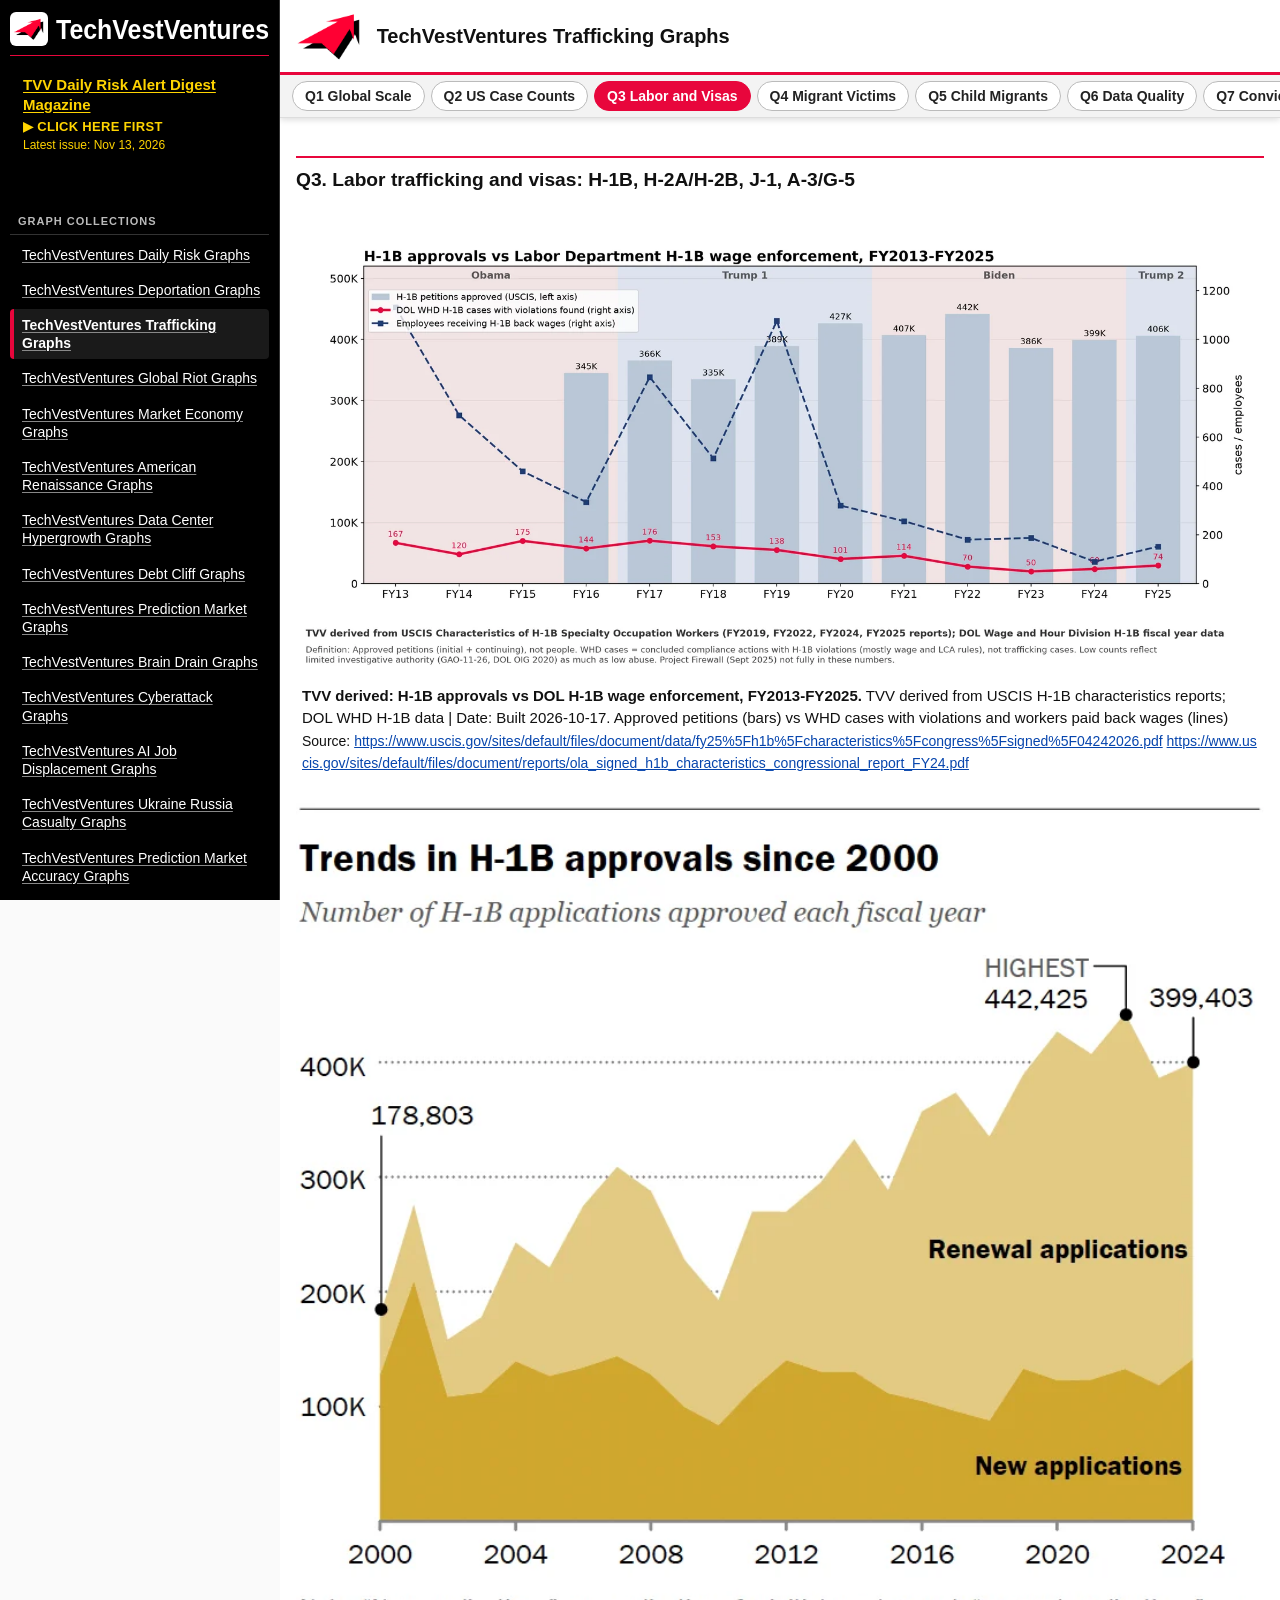
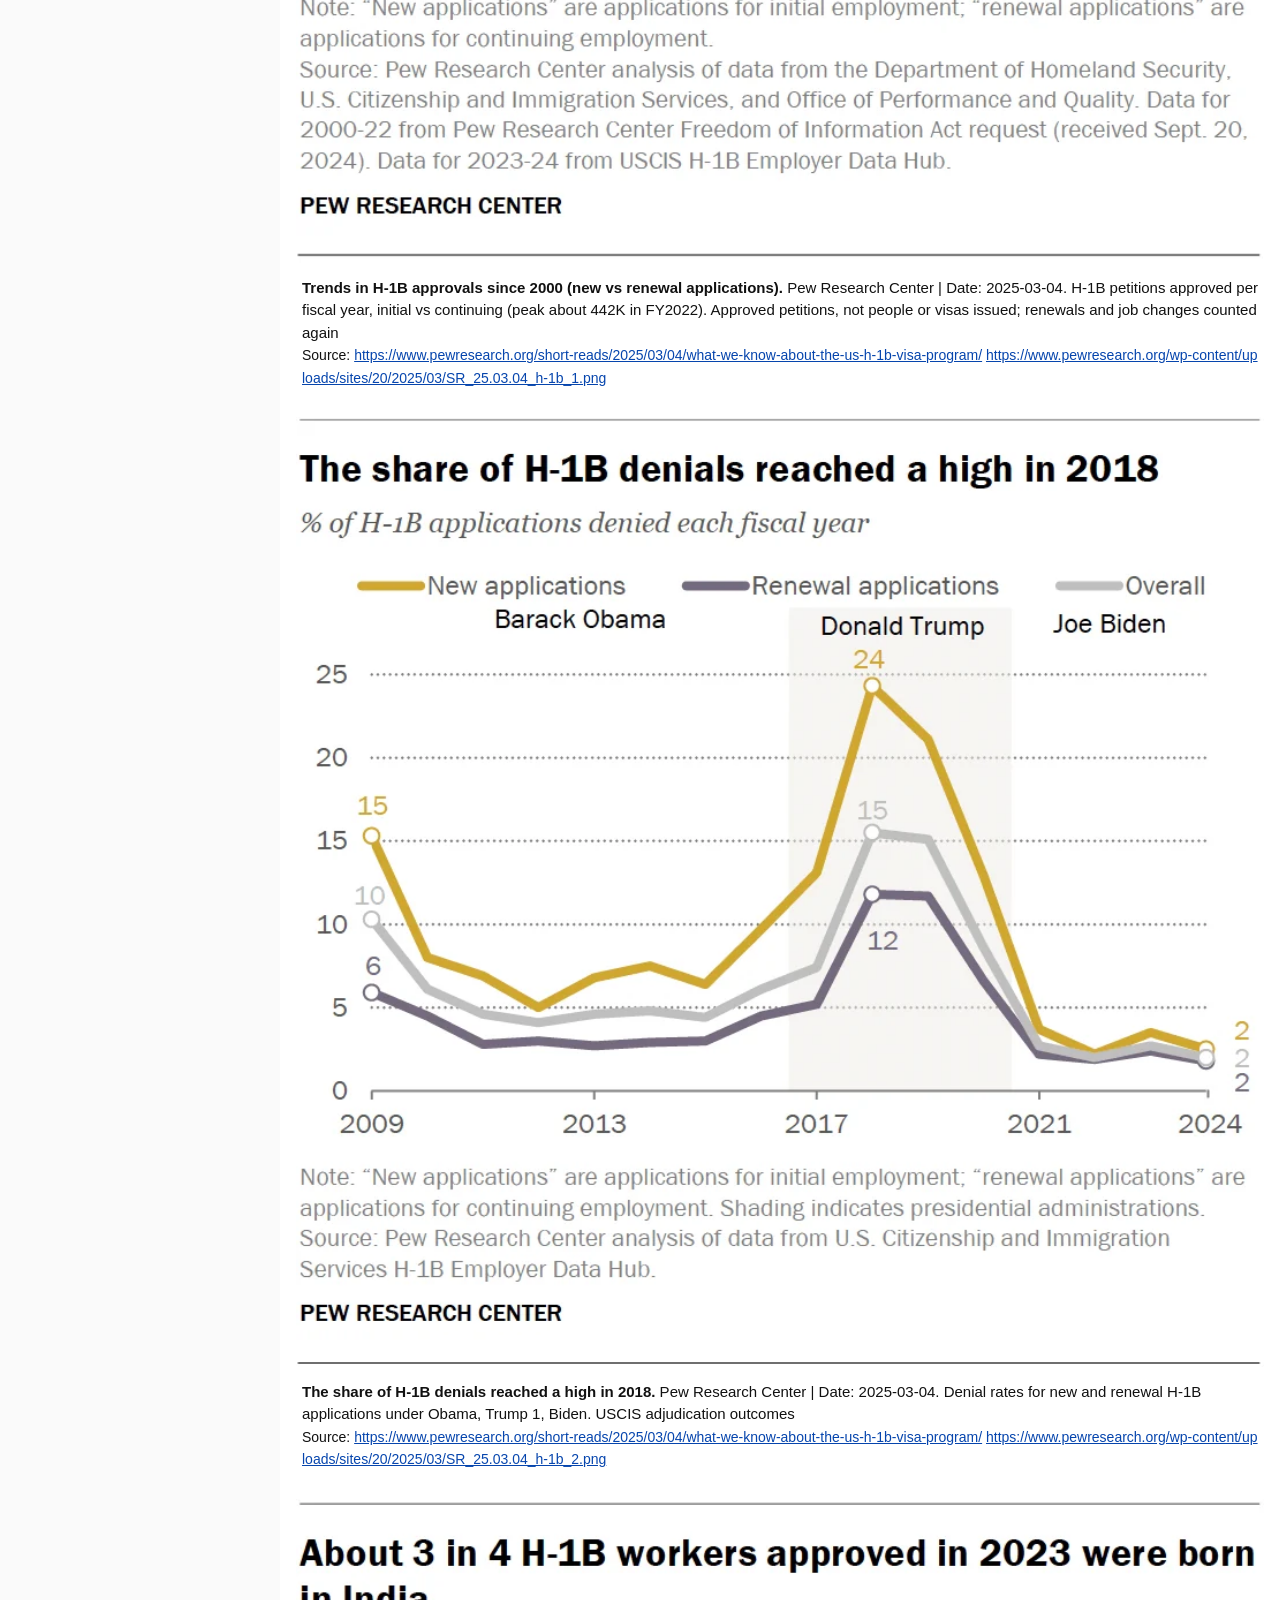
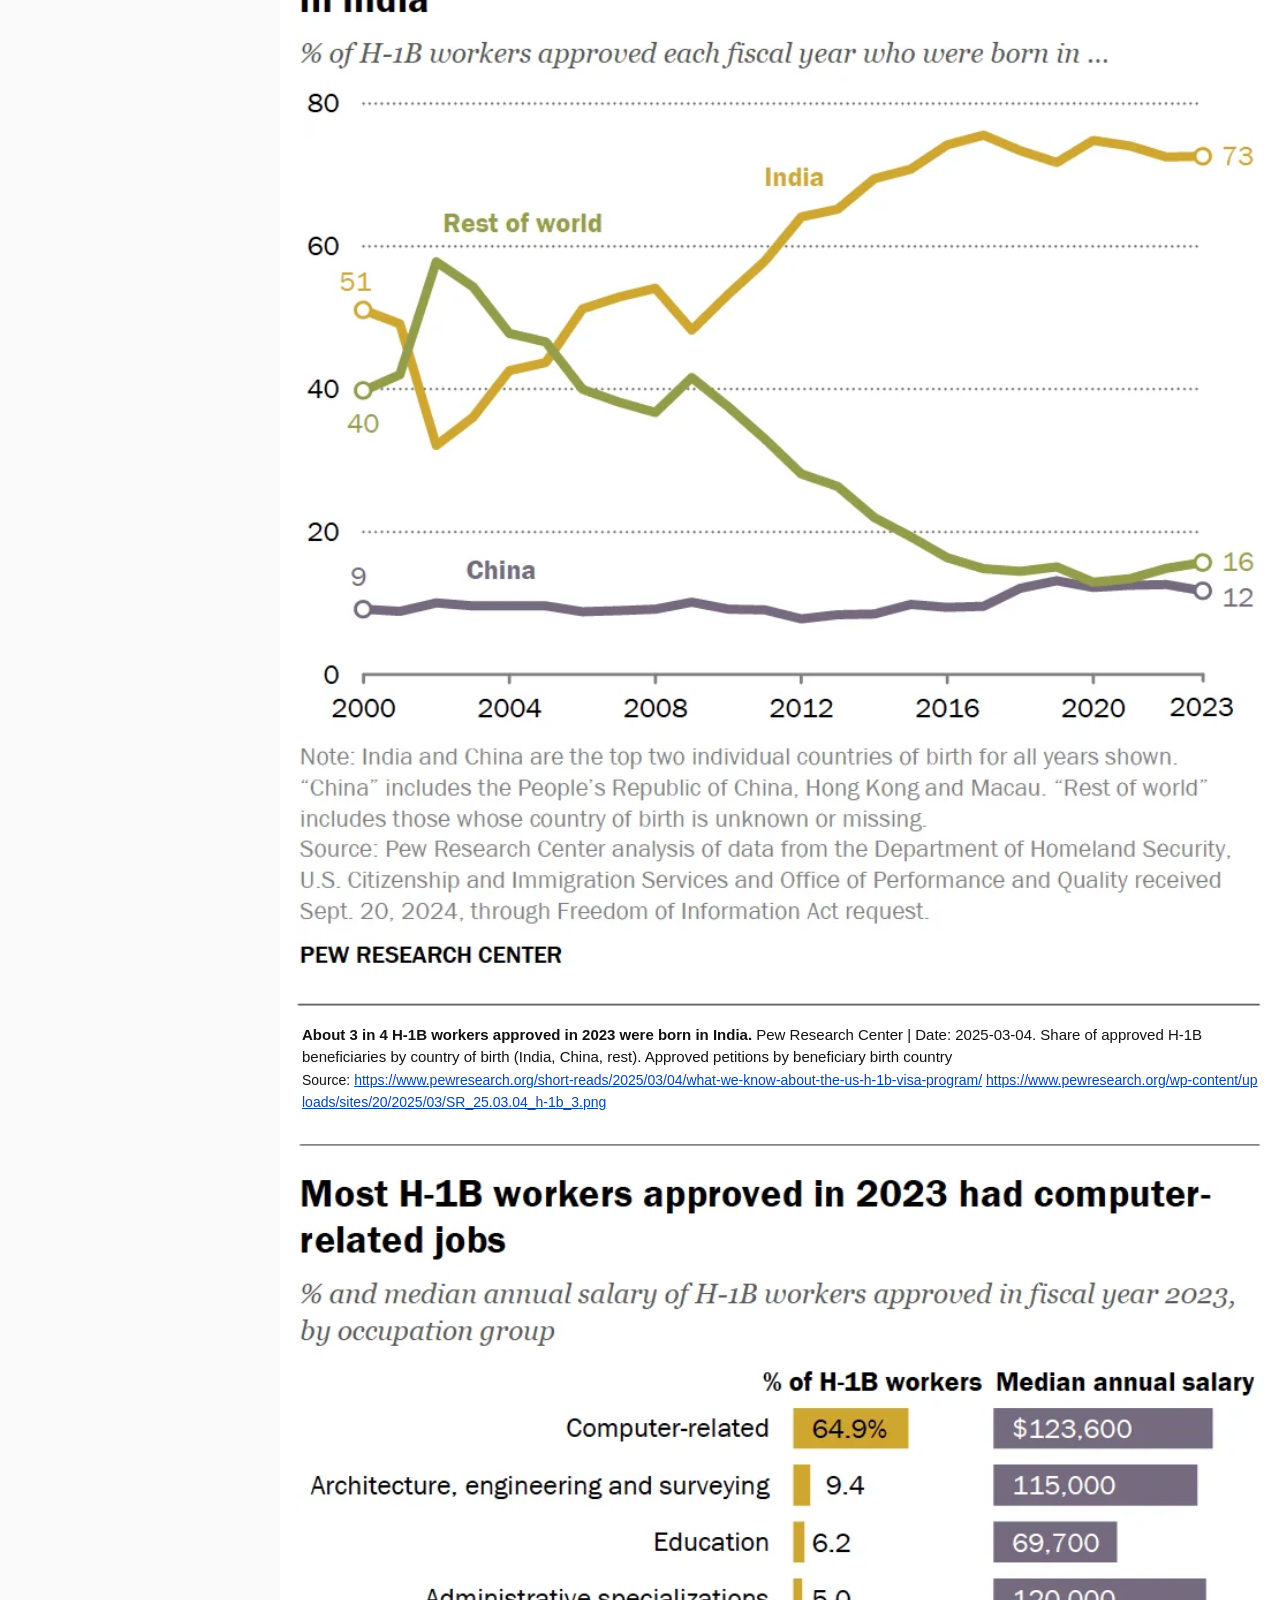
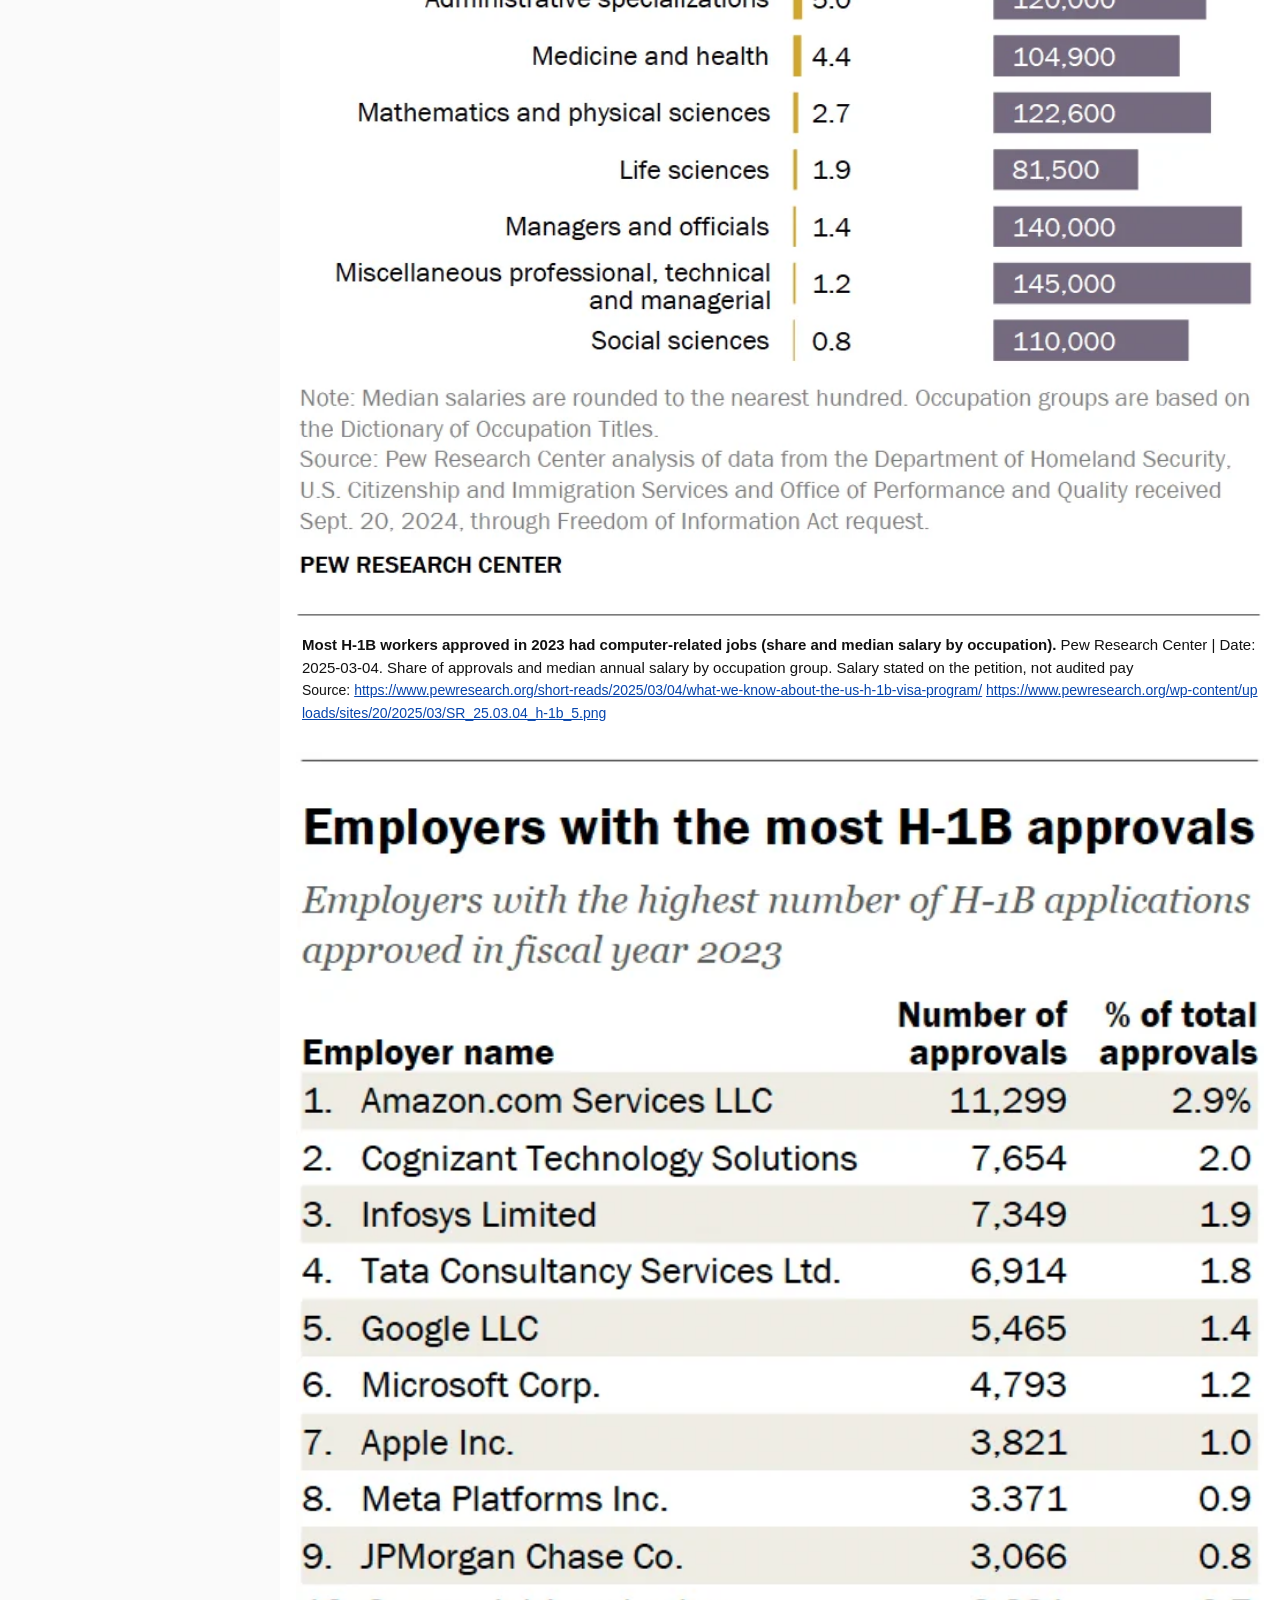
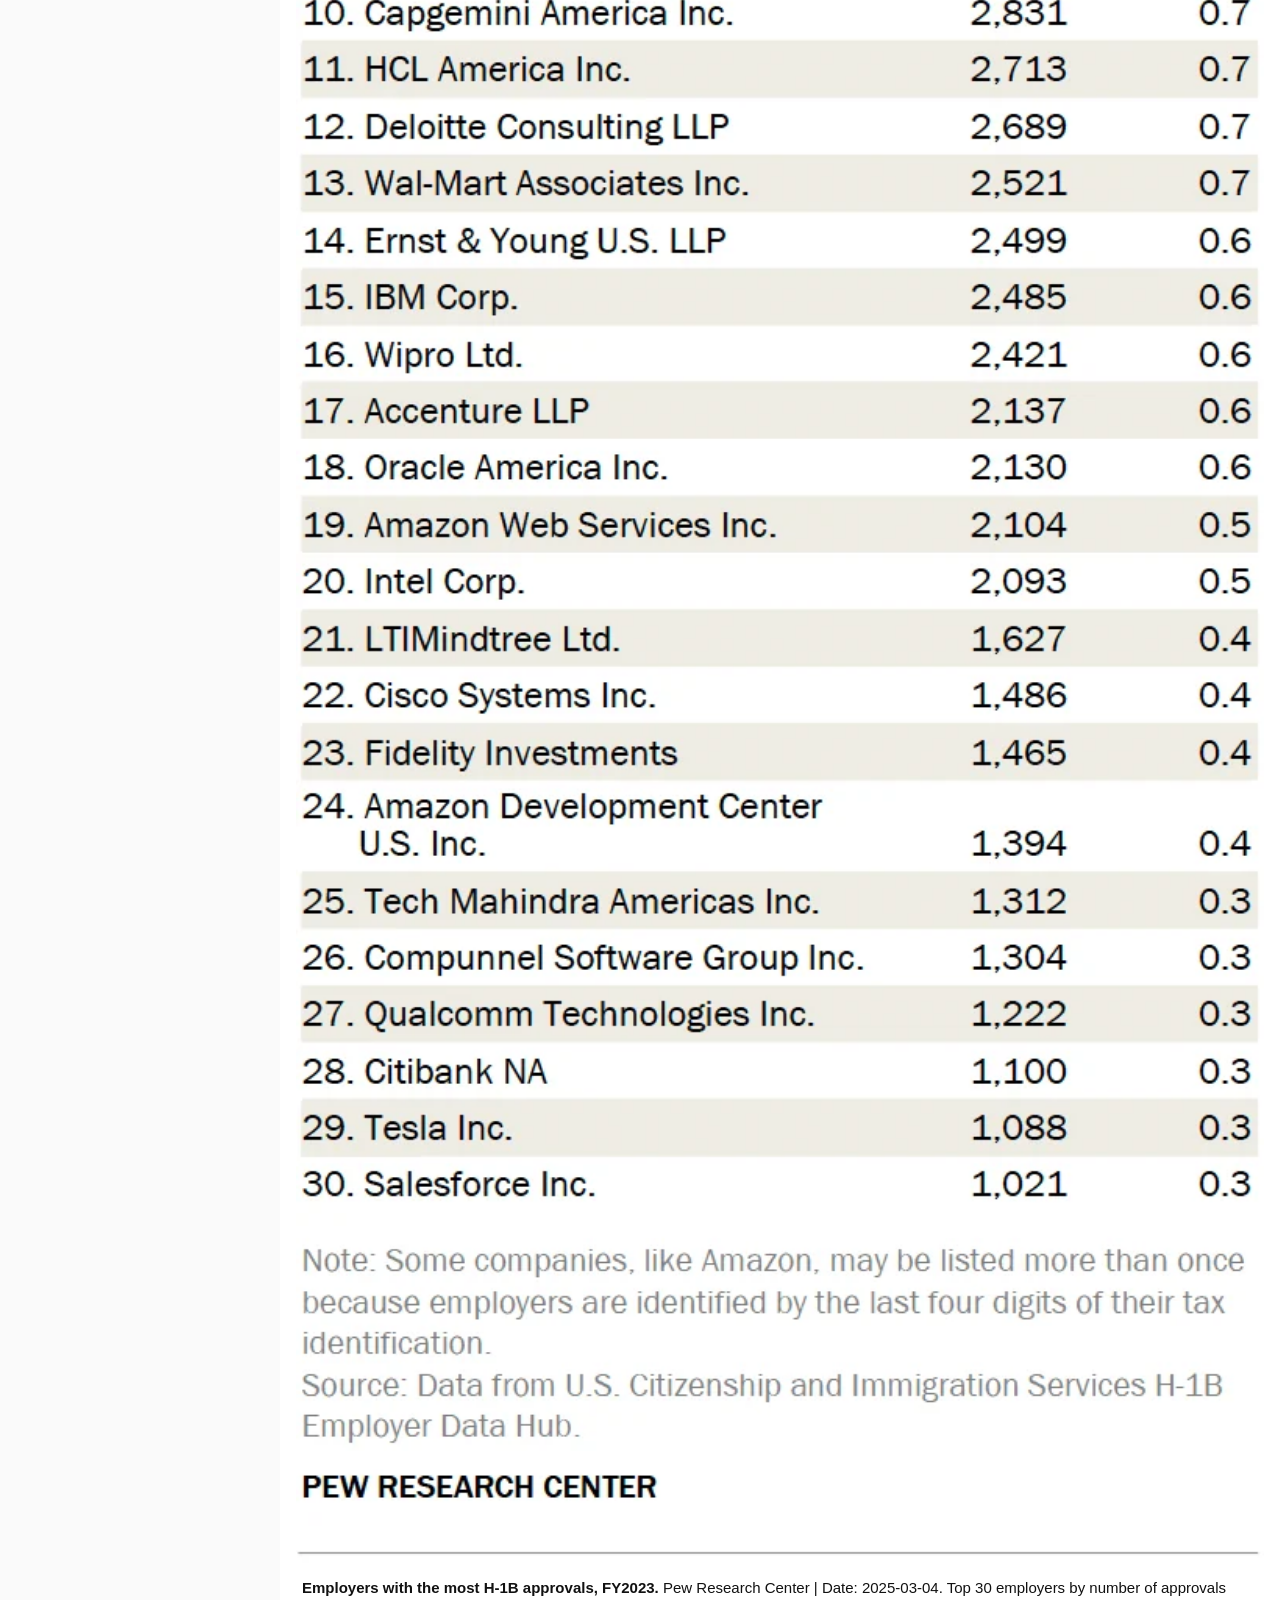
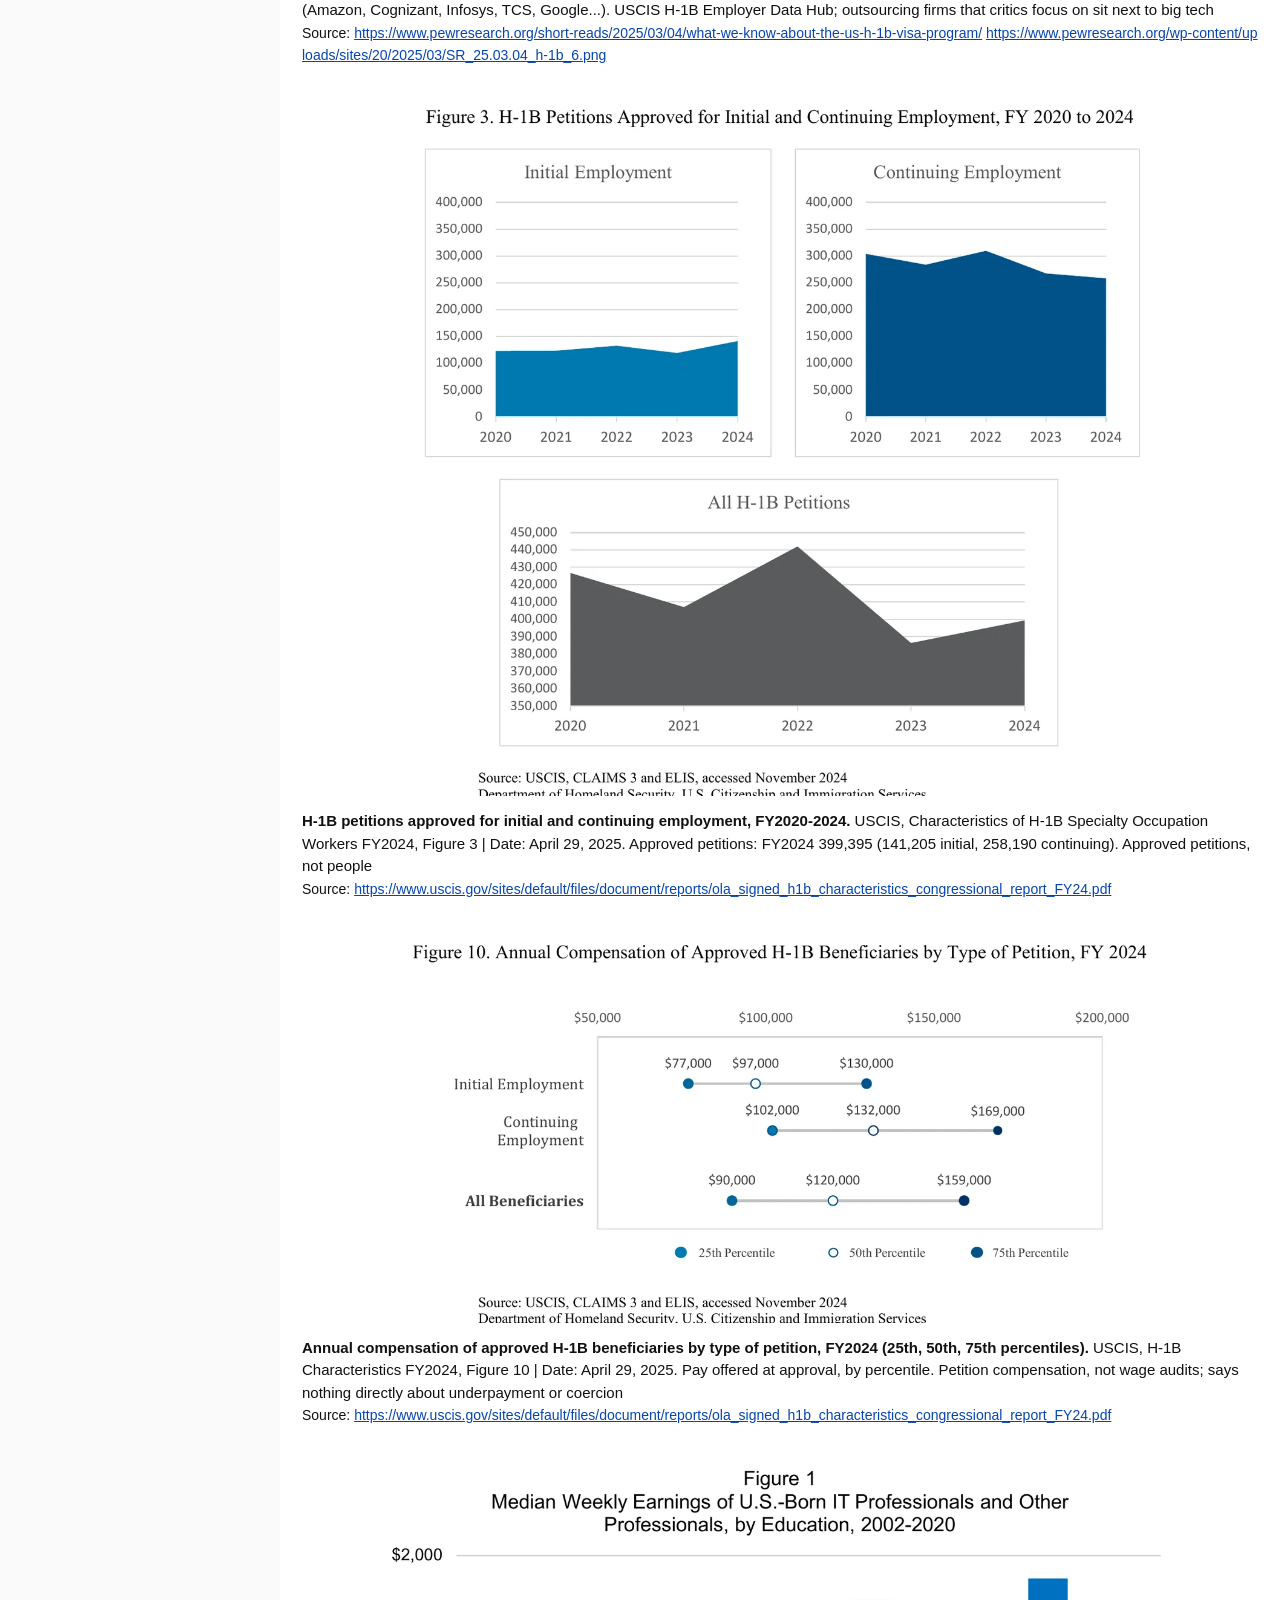
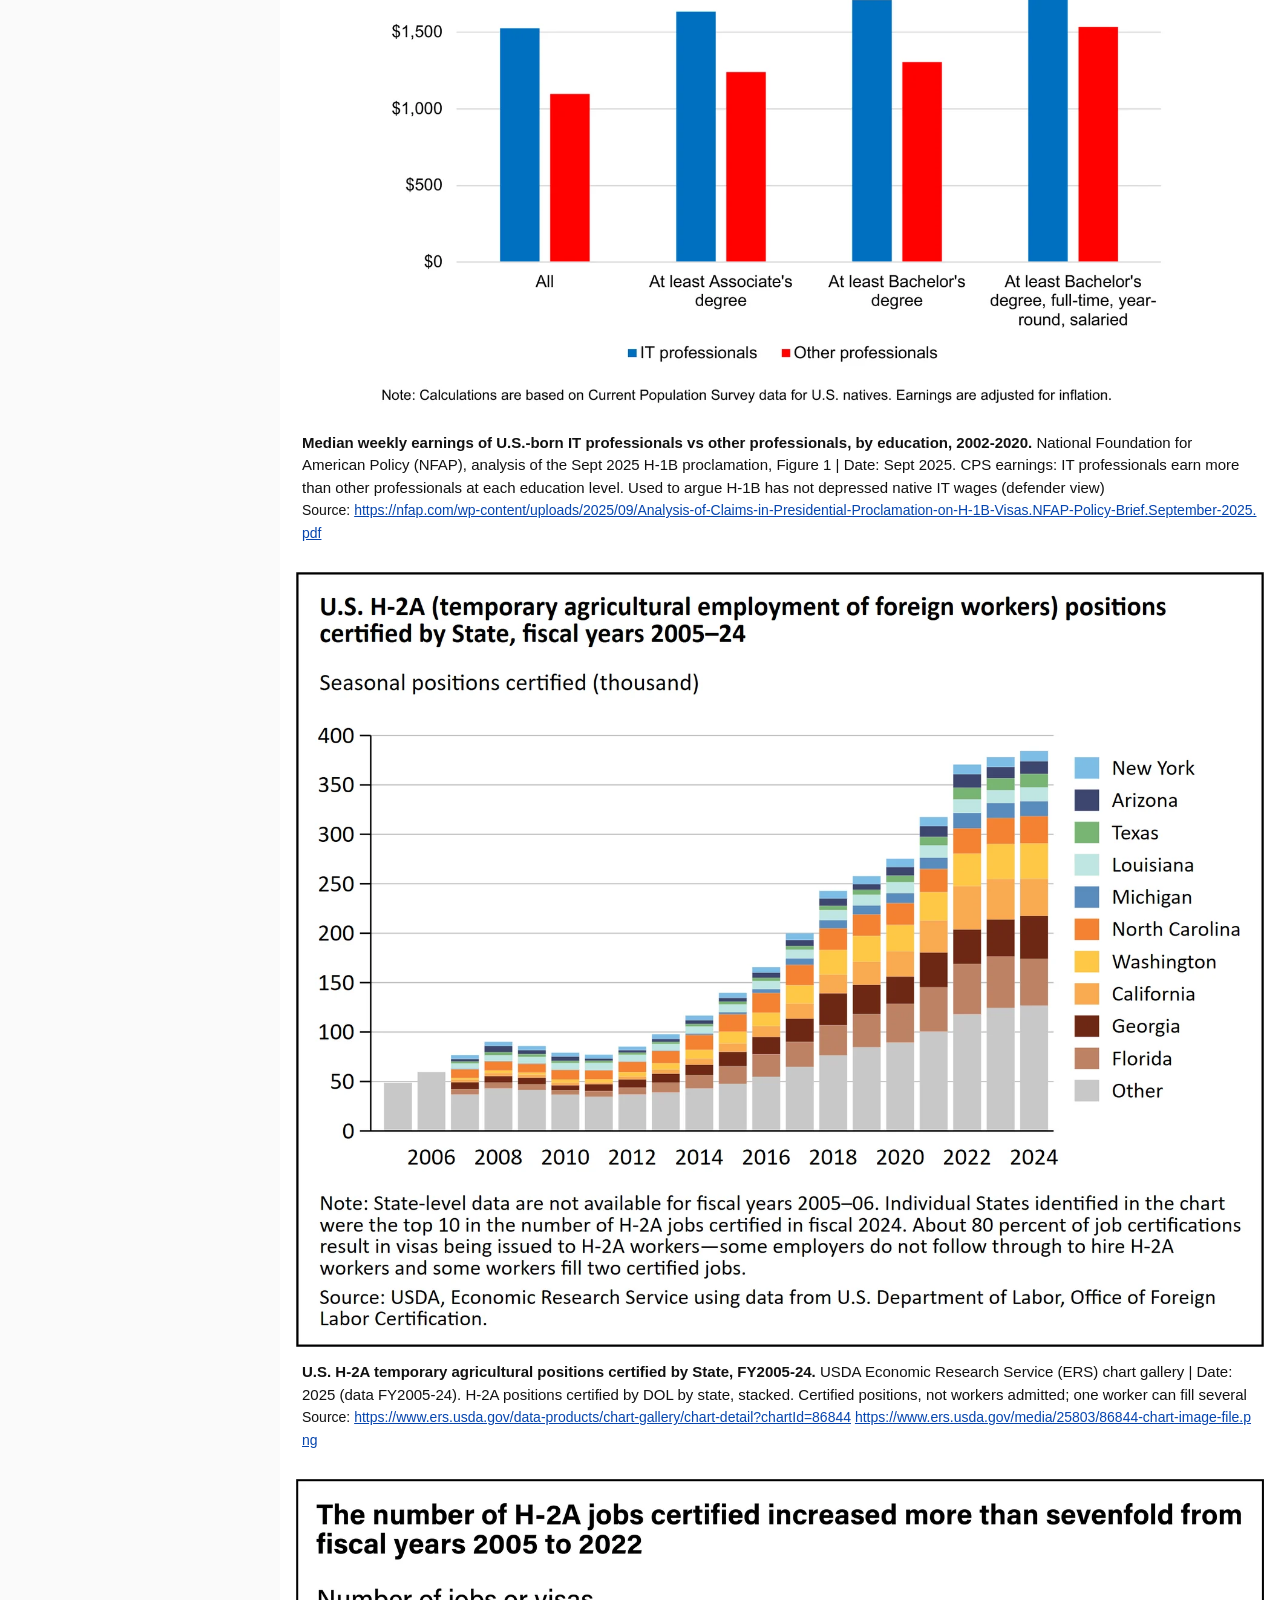
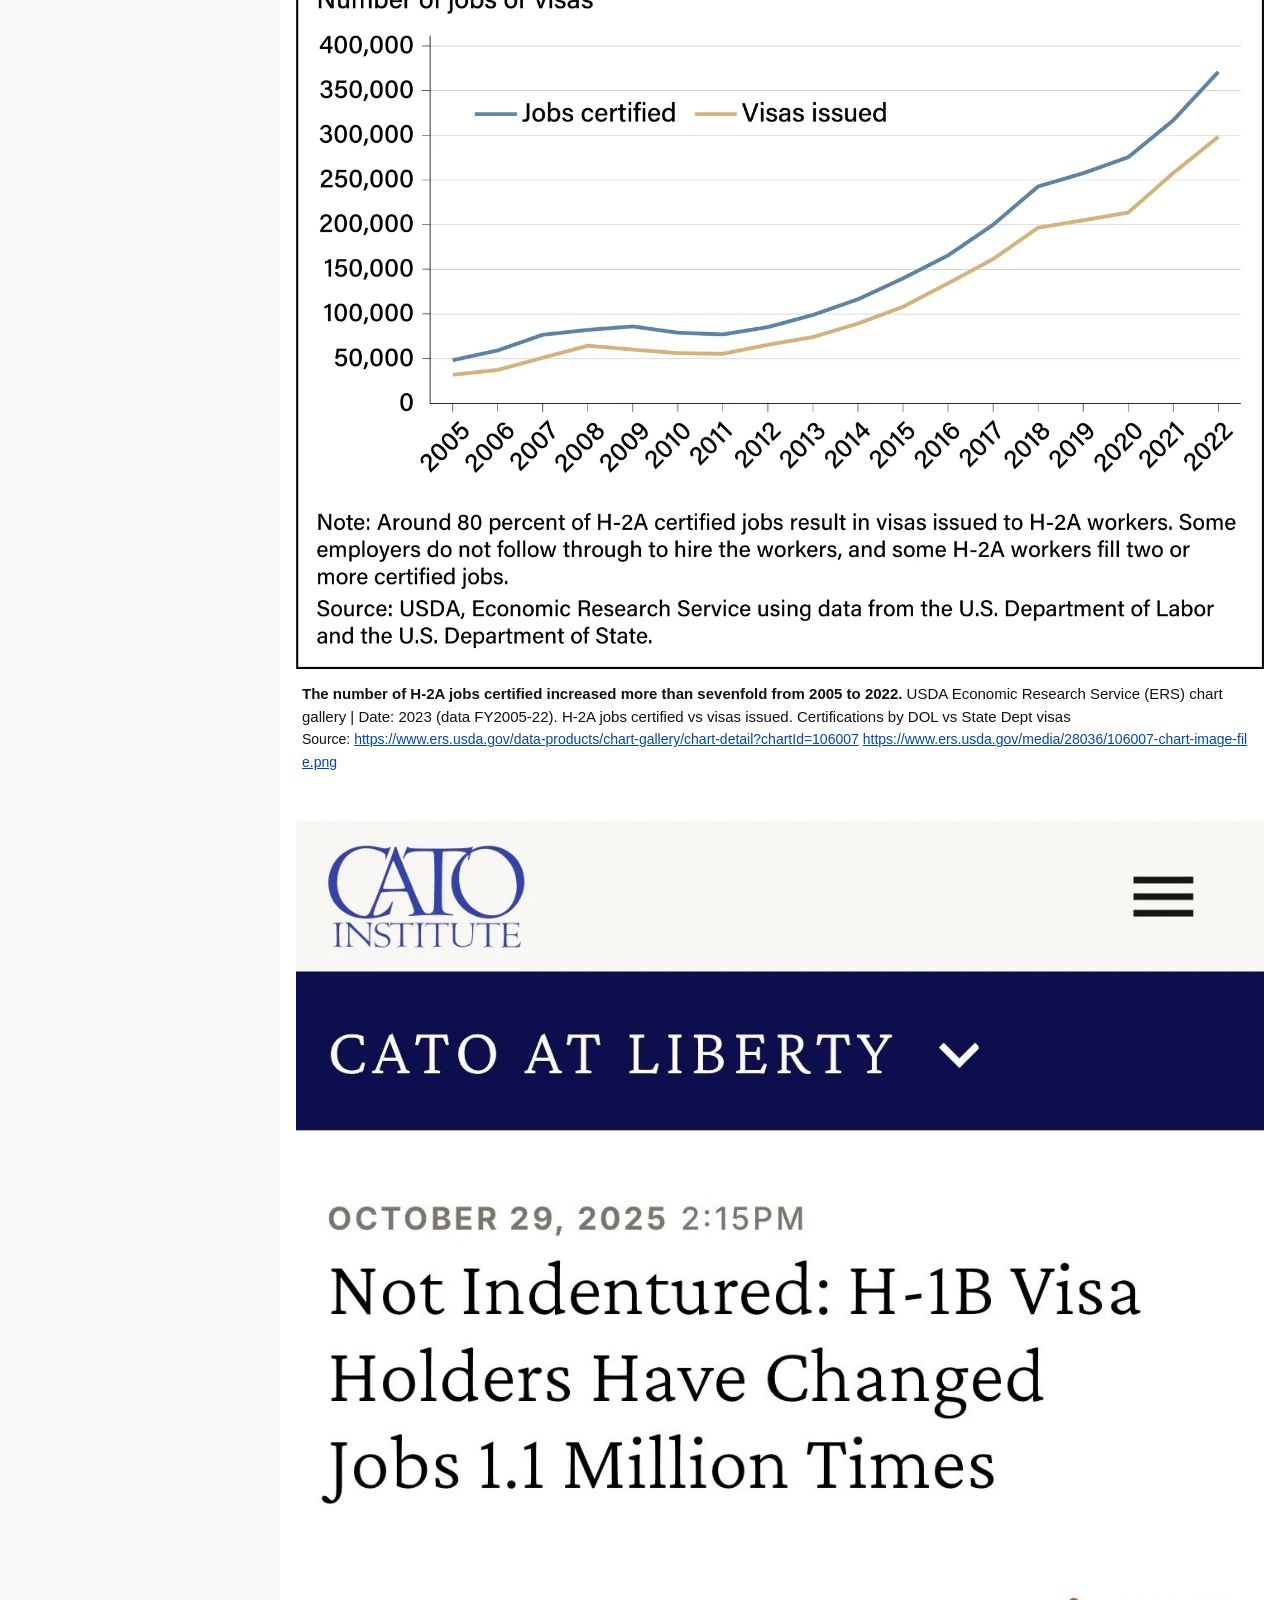
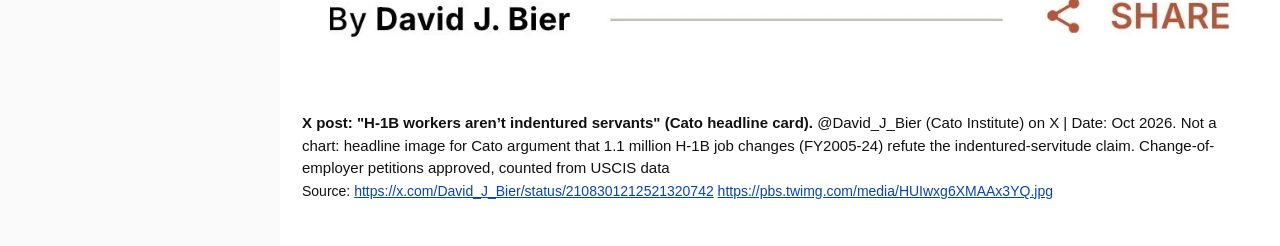
<file: issues/Q3.html>
<!doctype html><html lang="en"><head><meta charset="utf-8"><meta name="viewport" content="width=device-width,initial-scale=1"><title>TechVestVentures Trafficking Graphs — Q3</title><link rel="icon" href="../assets/favicon.svg" type="image/svg+xml"><link rel="icon" href="../assets/favicon-32.png" sizes="32x32" type="image/png"><link rel="apple-touch-icon" href="../assets/apple-touch-icon.png"><link rel="stylesheet" href="../assets/style.css"><script>if(!/[?&]raw/.test(location.search))location.replace("../index.html#Q3")</script></head><body><main id="issue"><h2 class="desk">Q3. Labor trafficking and visas: H-1B, H-2A/H-2B, J-1, A-3/G-5</h2><figure class="g"><img src="img/Q3-01.webp" alt="TVV derived: H-1B approvals vs DOL H-1B wage enforcement, FY2013-FY2025" loading="lazy"><figcaption><span class="t">TVV derived: H-1B approvals vs DOL H-1B wage enforcement, FY2013-FY2025.</span> TVV derived from USCIS H-1B characteristics reports; DOL WHD H-1B data | Date: Built 2026-10-17. Approved petitions (bars) vs WHD cases with violations and workers paid back wages (lines)<br><span class="s">Source: <a href="https://www.uscis.gov/sites/default/files/document/data/fy25%5Fh1b%5Fcharacteristics%5Fcongress%5Fsigned%5F04242026.pdf" target="_blank" rel="noopener">https://www.uscis.gov/sites/default/files/document/data/fy25%5Fh1b%5Fcharacteristics%5Fcongress%5Fsigned%5F04242026.pdf</a> <a href="https://www.uscis.gov/sites/default/files/document/reports/ola_signed_h1b_characteristics_congressional_report_FY24.pdf" target="_blank" rel="noopener">https://www.uscis.gov/sites/default/files/document/reports/ola_signed_h1b_characteristics_congressional_report_FY24.pdf</a></span></figcaption></figure>
<figure class="g"><img src="img/Q3-02.webp" alt="Trends in H-1B approvals since 2000 (new vs renewal applications)" loading="lazy"><figcaption><span class="t">Trends in H-1B approvals since 2000 (new vs renewal applications).</span> Pew Research Center | Date: 2025-03-04. H-1B petitions approved per fiscal year, initial vs continuing (peak about 442K in FY2022). Approved petitions, not people or visas issued; renewals and job changes counted again<br><span class="s">Source: <a href="https://www.pewresearch.org/short-reads/2025/03/04/what-we-know-about-the-us-h-1b-visa-program/" target="_blank" rel="noopener">https://www.pewresearch.org/short-reads/2025/03/04/what-we-know-about-the-us-h-1b-visa-program/</a> <a href="https://www.pewresearch.org/wp-content/uploads/sites/20/2025/03/SR_25.03.04_h-1b_1.png" target="_blank" rel="noopener">https://www.pewresearch.org/wp-content/uploads/sites/20/2025/03/SR_25.03.04_h-1b_1.png</a></span></figcaption></figure>
<figure class="g"><img src="img/Q3-03.webp" alt="The share of H-1B denials reached a high in 2018" loading="lazy"><figcaption><span class="t">The share of H-1B denials reached a high in 2018.</span> Pew Research Center | Date: 2025-03-04. Denial rates for new and renewal H-1B applications under Obama, Trump 1, Biden. USCIS adjudication outcomes<br><span class="s">Source: <a href="https://www.pewresearch.org/short-reads/2025/03/04/what-we-know-about-the-us-h-1b-visa-program/" target="_blank" rel="noopener">https://www.pewresearch.org/short-reads/2025/03/04/what-we-know-about-the-us-h-1b-visa-program/</a> <a href="https://www.pewresearch.org/wp-content/uploads/sites/20/2025/03/SR_25.03.04_h-1b_2.png" target="_blank" rel="noopener">https://www.pewresearch.org/wp-content/uploads/sites/20/2025/03/SR_25.03.04_h-1b_2.png</a></span></figcaption></figure>
<figure class="g"><img src="img/Q3-04.webp" alt="About 3 in 4 H-1B workers approved in 2023 were born in India" loading="lazy"><figcaption><span class="t">About 3 in 4 H-1B workers approved in 2023 were born in India.</span> Pew Research Center | Date: 2025-03-04. Share of approved H-1B beneficiaries by country of birth (India, China, rest). Approved petitions by beneficiary birth country<br><span class="s">Source: <a href="https://www.pewresearch.org/short-reads/2025/03/04/what-we-know-about-the-us-h-1b-visa-program/" target="_blank" rel="noopener">https://www.pewresearch.org/short-reads/2025/03/04/what-we-know-about-the-us-h-1b-visa-program/</a> <a href="https://www.pewresearch.org/wp-content/uploads/sites/20/2025/03/SR_25.03.04_h-1b_3.png" target="_blank" rel="noopener">https://www.pewresearch.org/wp-content/uploads/sites/20/2025/03/SR_25.03.04_h-1b_3.png</a></span></figcaption></figure>
<figure class="g"><img src="img/Q3-05.webp" alt="Most H-1B workers approved in 2023 had computer-related jobs (share and median salary by occupation)" loading="lazy"><figcaption><span class="t">Most H-1B workers approved in 2023 had computer-related jobs (share and median salary by occupation).</span> Pew Research Center | Date: 2025-03-04. Share of approvals and median annual salary by occupation group. Salary stated on the petition, not audited pay<br><span class="s">Source: <a href="https://www.pewresearch.org/short-reads/2025/03/04/what-we-know-about-the-us-h-1b-visa-program/" target="_blank" rel="noopener">https://www.pewresearch.org/short-reads/2025/03/04/what-we-know-about-the-us-h-1b-visa-program/</a> <a href="https://www.pewresearch.org/wp-content/uploads/sites/20/2025/03/SR_25.03.04_h-1b_5.png" target="_blank" rel="noopener">https://www.pewresearch.org/wp-content/uploads/sites/20/2025/03/SR_25.03.04_h-1b_5.png</a></span></figcaption></figure>
<figure class="g"><img src="img/Q3-06.webp" alt="Employers with the most H-1B approvals, FY2023" loading="lazy"><figcaption><span class="t">Employers with the most H-1B approvals, FY2023.</span> Pew Research Center | Date: 2025-03-04. Top 30 employers by number of approvals (Amazon, Cognizant, Infosys, TCS, Google...). USCIS H-1B Employer Data Hub; outsourcing firms that critics focus on sit next to big tech<br><span class="s">Source: <a href="https://www.pewresearch.org/short-reads/2025/03/04/what-we-know-about-the-us-h-1b-visa-program/" target="_blank" rel="noopener">https://www.pewresearch.org/short-reads/2025/03/04/what-we-know-about-the-us-h-1b-visa-program/</a> <a href="https://www.pewresearch.org/wp-content/uploads/sites/20/2025/03/SR_25.03.04_h-1b_6.png" target="_blank" rel="noopener">https://www.pewresearch.org/wp-content/uploads/sites/20/2025/03/SR_25.03.04_h-1b_6.png</a></span></figcaption></figure>
<figure class="g"><img src="img/Q3-07.webp" alt="H-1B petitions approved for initial and continuing employment, FY2020-2024" loading="lazy"><figcaption><span class="t">H-1B petitions approved for initial and continuing employment, FY2020-2024.</span> USCIS, Characteristics of H-1B Specialty Occupation Workers FY2024, Figure 3 | Date: April 29, 2025. Approved petitions: FY2024 399,395 (141,205 initial, 258,190 continuing). Approved petitions, not people<br><span class="s">Source: <a href="https://www.uscis.gov/sites/default/files/document/reports/ola_signed_h1b_characteristics_congressional_report_FY24.pdf" target="_blank" rel="noopener">https://www.uscis.gov/sites/default/files/document/reports/ola_signed_h1b_characteristics_congressional_report_FY24.pdf</a></span></figcaption></figure>
<figure class="g"><img src="img/Q3-08.webp" alt="Annual compensation of approved H-1B beneficiaries by type of petition, FY2024 (25th, 50th, 75th percentiles)" loading="lazy"><figcaption><span class="t">Annual compensation of approved H-1B beneficiaries by type of petition, FY2024 (25th, 50th, 75th percentiles).</span> USCIS, H-1B Characteristics FY2024, Figure 10 | Date: April 29, 2025. Pay offered at approval, by percentile. Petition compensation, not wage audits; says nothing directly about underpayment or coercion<br><span class="s">Source: <a href="https://www.uscis.gov/sites/default/files/document/reports/ola_signed_h1b_characteristics_congressional_report_FY24.pdf" target="_blank" rel="noopener">https://www.uscis.gov/sites/default/files/document/reports/ola_signed_h1b_characteristics_congressional_report_FY24.pdf</a></span></figcaption></figure>
<figure class="g"><img src="img/Q3-09.webp" alt="Median weekly earnings of U.S.-born IT professionals vs other professionals, by education, 2002-2020" loading="lazy"><figcaption><span class="t">Median weekly earnings of U.S.-born IT professionals vs other professionals, by education, 2002-2020.</span> National Foundation for American Policy (NFAP), analysis of the Sept 2025 H-1B proclamation, Figure 1 | Date: Sept 2025. CPS earnings: IT professionals earn more than other professionals at each education level. Used to argue H-1B has not depressed native IT wages (defender view)<br><span class="s">Source: <a href="https://nfap.com/wp-content/uploads/2025/09/Analysis-of-Claims-in-Presidential-Proclamation-on-H-1B-Visas.NFAP-Policy-Brief.September-2025.pdf" target="_blank" rel="noopener">https://nfap.com/wp-content/uploads/2025/09/Analysis-of-Claims-in-Presidential-Proclamation-on-H-1B-Visas.NFAP-Policy-Brief.September-2025.pdf</a></span></figcaption></figure>
<figure class="g"><img src="img/Q3-10.webp" alt="U.S. H-2A temporary agricultural positions certified by State, FY2005-24" loading="lazy"><figcaption><span class="t">U.S. H-2A temporary agricultural positions certified by State, FY2005-24.</span> USDA Economic Research Service (ERS) chart gallery | Date: 2025 (data FY2005-24). H-2A positions certified by DOL by state, stacked. Certified positions, not workers admitted; one worker can fill several<br><span class="s">Source: <a href="https://www.ers.usda.gov/data-products/chart-gallery/chart-detail?chartId=86844" target="_blank" rel="noopener">https://www.ers.usda.gov/data-products/chart-gallery/chart-detail?chartId=86844</a> <a href="https://www.ers.usda.gov/media/25803/86844-chart-image-file.png" target="_blank" rel="noopener">https://www.ers.usda.gov/media/25803/86844-chart-image-file.png</a></span></figcaption></figure>
<figure class="g"><img src="img/Q3-11.webp" alt="The number of H-2A jobs certified increased more than sevenfold from 2005 to 2022" loading="lazy"><figcaption><span class="t">The number of H-2A jobs certified increased more than sevenfold from 2005 to 2022.</span> USDA Economic Research Service (ERS) chart gallery | Date: 2023 (data FY2005-22). H-2A jobs certified vs visas issued. Certifications by DOL vs State Dept visas<br><span class="s">Source: <a href="https://www.ers.usda.gov/data-products/chart-gallery/chart-detail?chartId=106007" target="_blank" rel="noopener">https://www.ers.usda.gov/data-products/chart-gallery/chart-detail?chartId=106007</a> <a href="https://www.ers.usda.gov/media/28036/106007-chart-image-file.png" target="_blank" rel="noopener">https://www.ers.usda.gov/media/28036/106007-chart-image-file.png</a></span></figcaption></figure>
<figure class="g"><img src="img/Q3-12.webp" alt="X post: &quot;H-1B workers aren’t indentured servants&quot; (Cato headline card)" loading="lazy"><figcaption><span class="t">X post: &quot;H-1B workers aren’t indentured servants&quot; (Cato headline card).</span> @David_J_Bier (Cato Institute) on X | Date: Oct 2026. Not a chart: headline image for Cato argument that 1.1 million H-1B job changes (FY2005-24) refute the indentured-servitude claim. Change-of-employer petitions approved, counted from USCIS data<br><span class="s">Source: <a href="https://x.com/David_J_Bier/status/2108301212521320742" target="_blank" rel="noopener">https://x.com/David_J_Bier/status/2108301212521320742</a> <a href="https://pbs.twimg.com/media/HUIwxg6XMAAx3YQ.jpg" target="_blank" rel="noopener">https://pbs.twimg.com/media/HUIwxg6XMAAx3YQ.jpg</a></span></figcaption></figure></main></body></html>
</file>
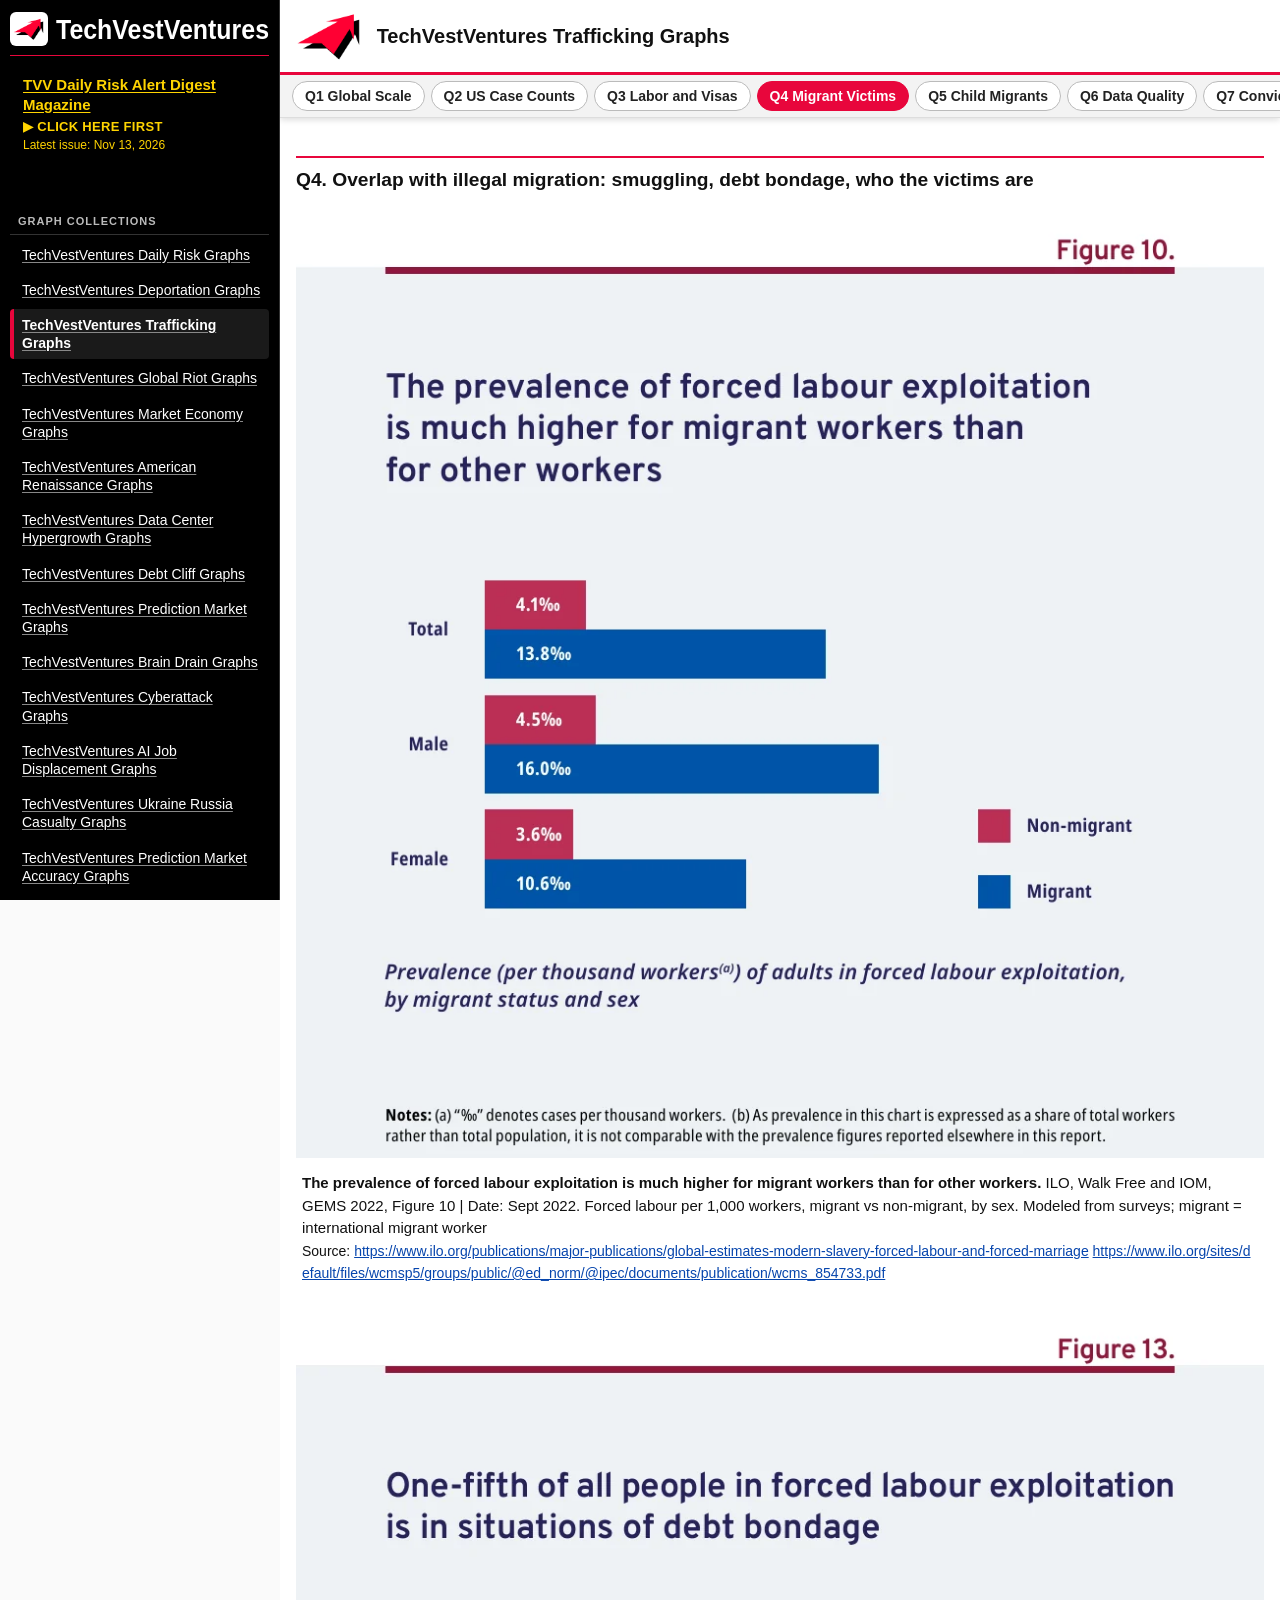
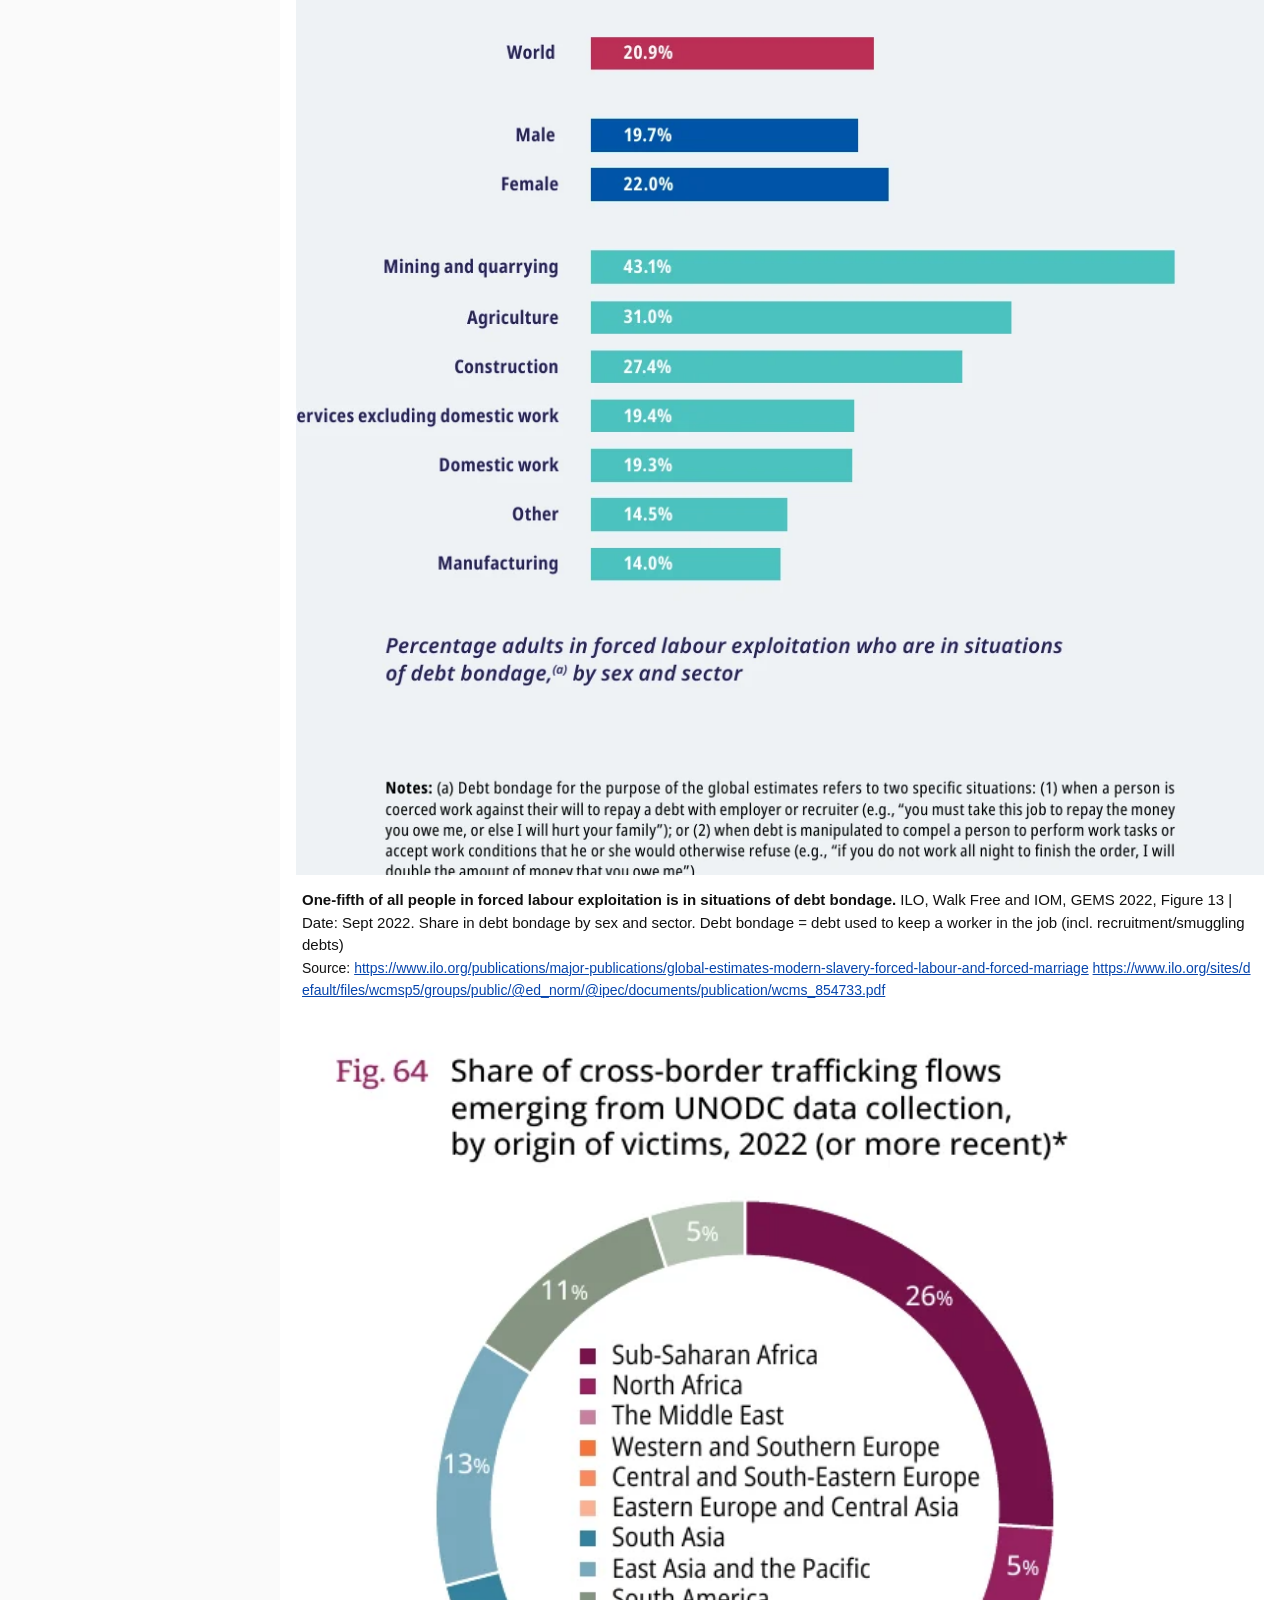
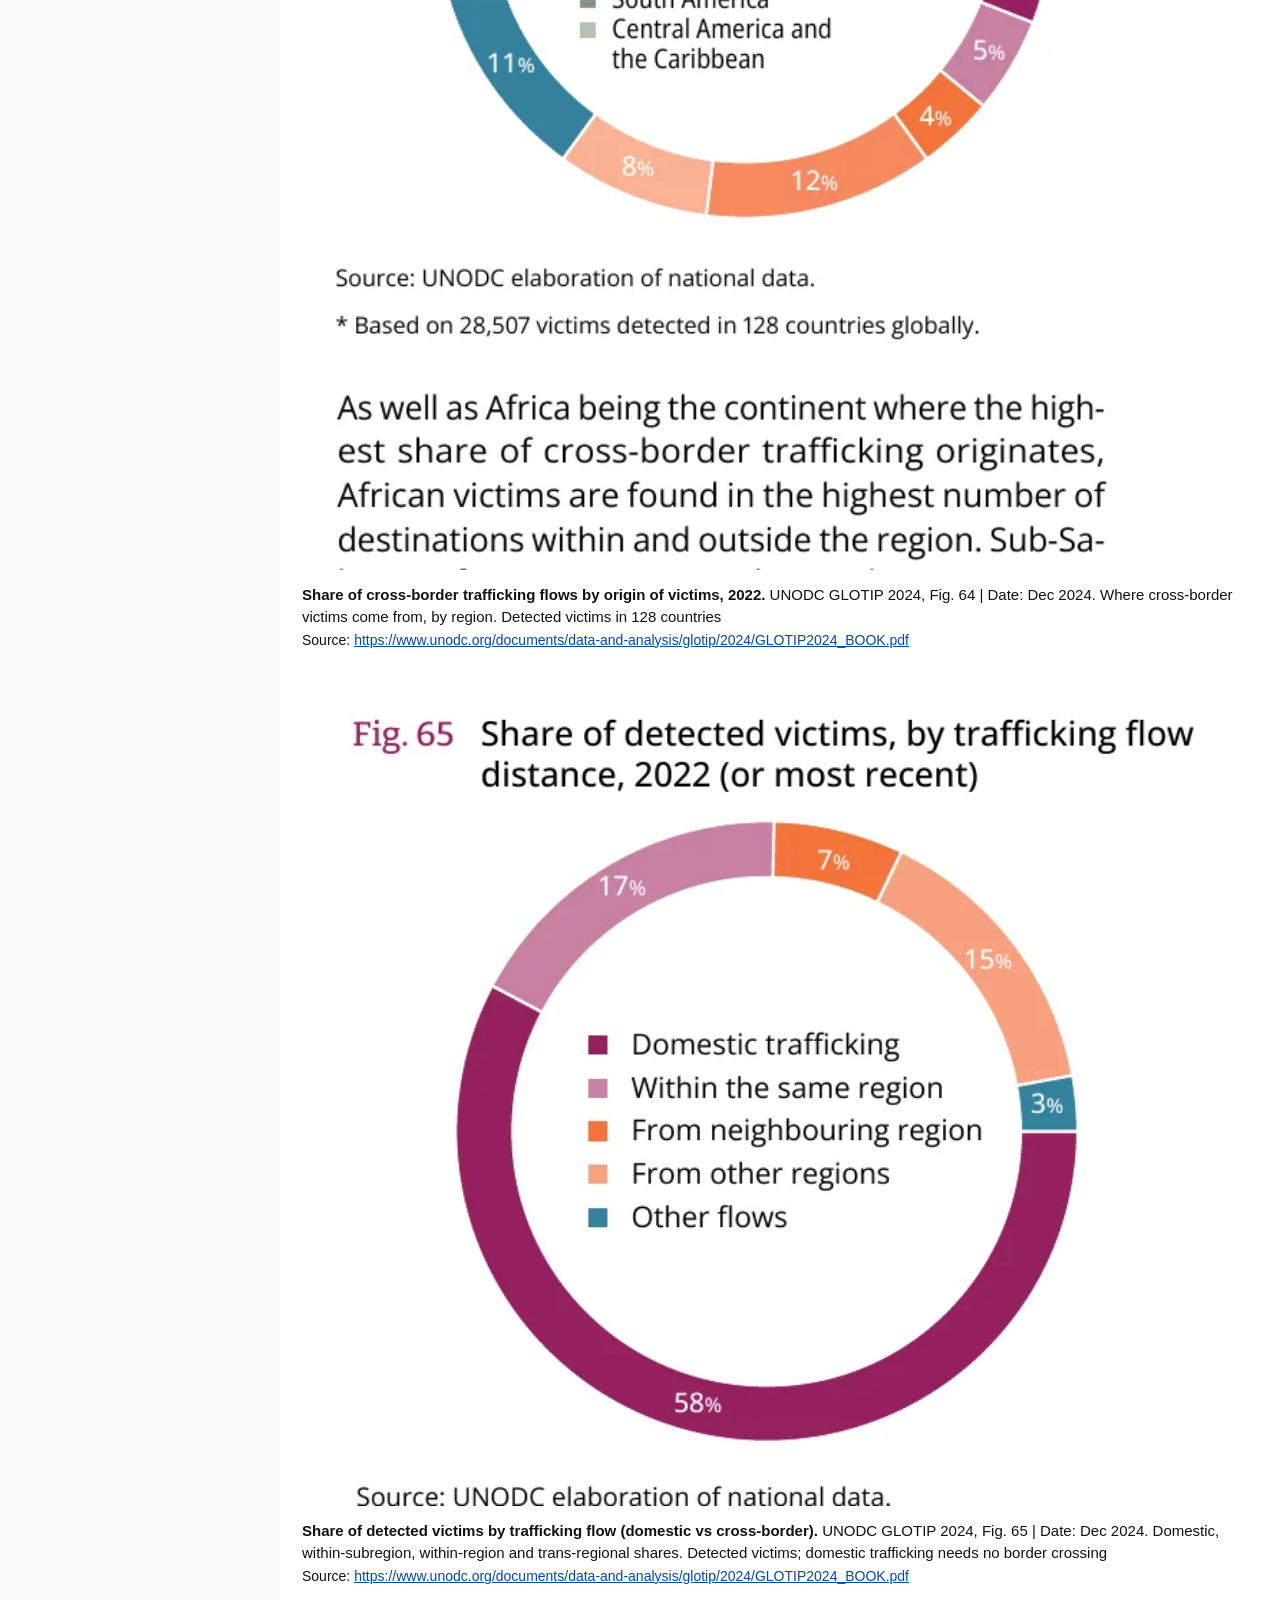
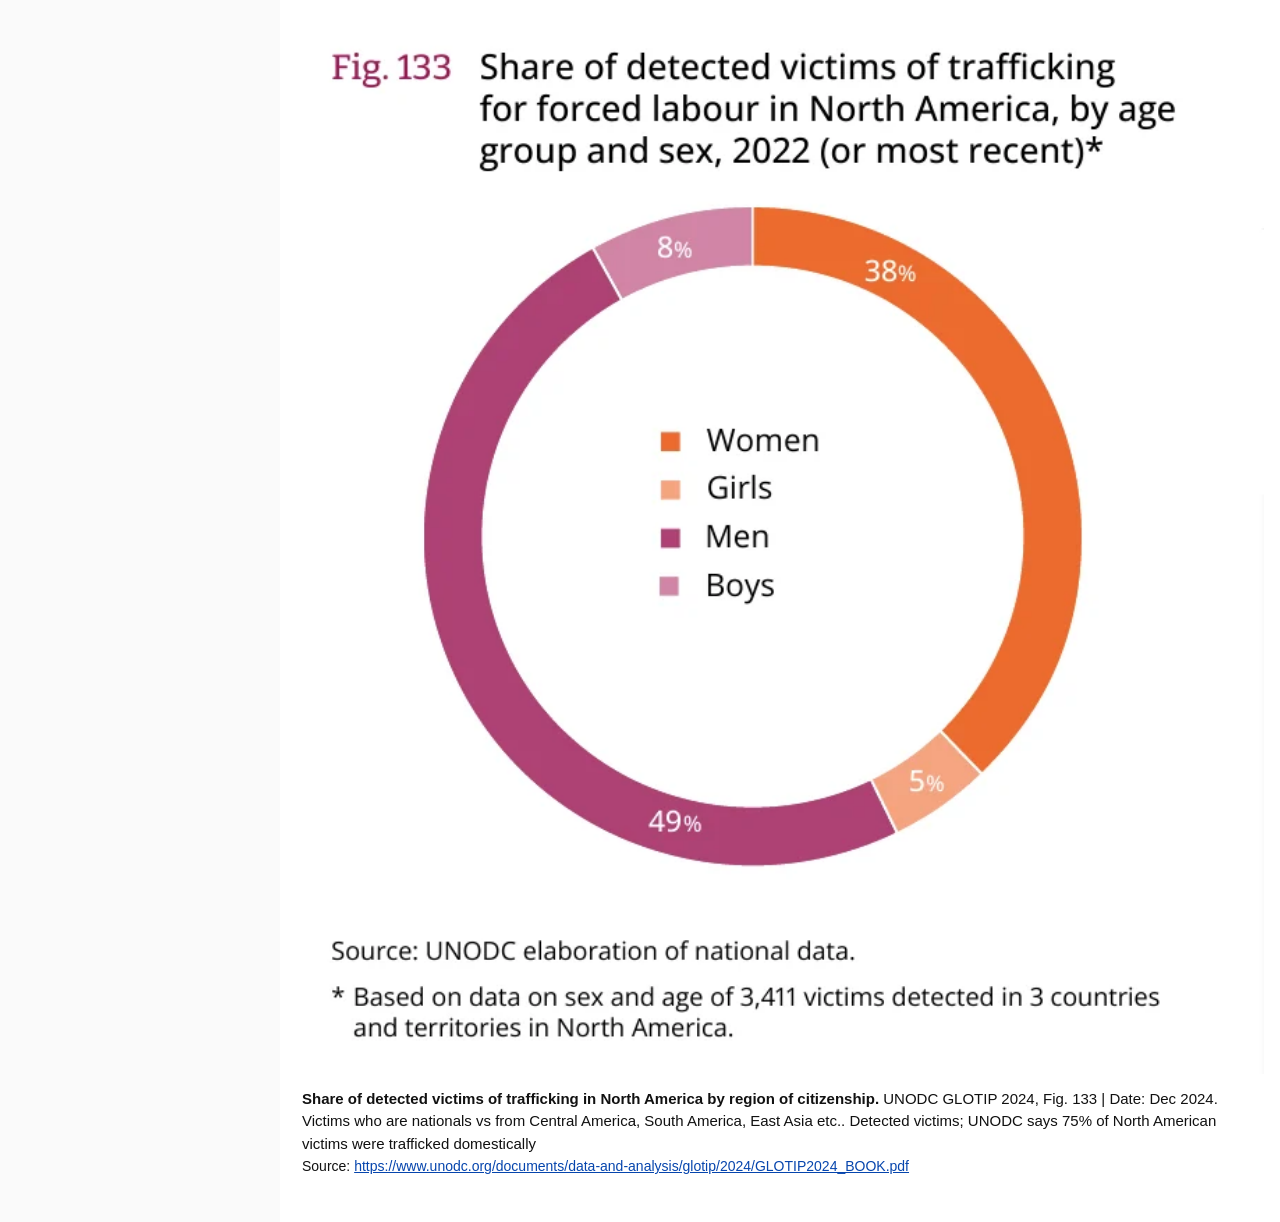
<file: issues/Q4.html>
<!doctype html><html lang="en"><head><meta charset="utf-8"><meta name="viewport" content="width=device-width,initial-scale=1"><title>TechVestVentures Trafficking Graphs — Q4</title><link rel="icon" href="../assets/favicon.svg" type="image/svg+xml"><link rel="icon" href="../assets/favicon-32.png" sizes="32x32" type="image/png"><link rel="apple-touch-icon" href="../assets/apple-touch-icon.png"><link rel="stylesheet" href="../assets/style.css"><script>if(!/[?&]raw/.test(location.search))location.replace("../index.html#Q4")</script></head><body><main id="issue"><h2 class="desk">Q4. Overlap with illegal migration: smuggling, debt bondage, who the victims are</h2><figure class="g"><img src="img/Q4-01.webp" alt="The prevalence of forced labour exploitation is much higher for migrant workers than for other workers" loading="lazy"><figcaption><span class="t">The prevalence of forced labour exploitation is much higher for migrant workers than for other workers.</span> ILO, Walk Free and IOM, GEMS 2022, Figure 10 | Date: Sept 2022. Forced labour per 1,000 workers, migrant vs non-migrant, by sex. Modeled from surveys; migrant = international migrant worker<br><span class="s">Source: <a href="https://www.ilo.org/publications/major-publications/global-estimates-modern-slavery-forced-labour-and-forced-marriage" target="_blank" rel="noopener">https://www.ilo.org/publications/major-publications/global-estimates-modern-slavery-forced-labour-and-forced-marriage</a> <a href="https://www.ilo.org/sites/default/files/wcmsp5/groups/public/@ed_norm/@ipec/documents/publication/wcms_854733.pdf" target="_blank" rel="noopener">https://www.ilo.org/sites/default/files/wcmsp5/groups/public/@ed_norm/@ipec/documents/publication/wcms_854733.pdf</a></span></figcaption></figure>
<figure class="g"><img src="img/Q4-02.webp" alt="One-fifth of all people in forced labour exploitation is in situations of debt bondage" loading="lazy"><figcaption><span class="t">One-fifth of all people in forced labour exploitation is in situations of debt bondage.</span> ILO, Walk Free and IOM, GEMS 2022, Figure 13 | Date: Sept 2022. Share in debt bondage by sex and sector. Debt bondage = debt used to keep a worker in the job (incl. recruitment/smuggling debts)<br><span class="s">Source: <a href="https://www.ilo.org/publications/major-publications/global-estimates-modern-slavery-forced-labour-and-forced-marriage" target="_blank" rel="noopener">https://www.ilo.org/publications/major-publications/global-estimates-modern-slavery-forced-labour-and-forced-marriage</a> <a href="https://www.ilo.org/sites/default/files/wcmsp5/groups/public/@ed_norm/@ipec/documents/publication/wcms_854733.pdf" target="_blank" rel="noopener">https://www.ilo.org/sites/default/files/wcmsp5/groups/public/@ed_norm/@ipec/documents/publication/wcms_854733.pdf</a></span></figcaption></figure>
<figure class="g"><img src="img/Q4-03.webp" alt="Share of cross-border trafficking flows by origin of victims, 2022" loading="lazy"><figcaption><span class="t">Share of cross-border trafficking flows by origin of victims, 2022.</span> UNODC GLOTIP 2024, Fig. 64 | Date: Dec 2024. Where cross-border victims come from, by region. Detected victims in 128 countries<br><span class="s">Source: <a href="https://www.unodc.org/documents/data-and-analysis/glotip/2024/GLOTIP2024_BOOK.pdf" target="_blank" rel="noopener">https://www.unodc.org/documents/data-and-analysis/glotip/2024/GLOTIP2024_BOOK.pdf</a></span></figcaption></figure>
<figure class="g"><img src="img/Q4-04.webp" alt="Share of detected victims by trafficking flow (domestic vs cross-border)" loading="lazy"><figcaption><span class="t">Share of detected victims by trafficking flow (domestic vs cross-border).</span> UNODC GLOTIP 2024, Fig. 65 | Date: Dec 2024. Domestic, within-subregion, within-region and trans-regional shares. Detected victims; domestic trafficking needs no border crossing<br><span class="s">Source: <a href="https://www.unodc.org/documents/data-and-analysis/glotip/2024/GLOTIP2024_BOOK.pdf" target="_blank" rel="noopener">https://www.unodc.org/documents/data-and-analysis/glotip/2024/GLOTIP2024_BOOK.pdf</a></span></figcaption></figure>
<figure class="g"><img src="img/Q4-05.webp" alt="Share of detected victims of trafficking in North America by region of citizenship" loading="lazy"><figcaption><span class="t">Share of detected victims of trafficking in North America by region of citizenship.</span> UNODC GLOTIP 2024, Fig. 133 | Date: Dec 2024. Victims who are nationals vs from Central America, South America, East Asia etc.. Detected victims; UNODC says 75% of North American victims were trafficked domestically<br><span class="s">Source: <a href="https://www.unodc.org/documents/data-and-analysis/glotip/2024/GLOTIP2024_BOOK.pdf" target="_blank" rel="noopener">https://www.unodc.org/documents/data-and-analysis/glotip/2024/GLOTIP2024_BOOK.pdf</a></span></figcaption></figure></main></body></html>
</file>
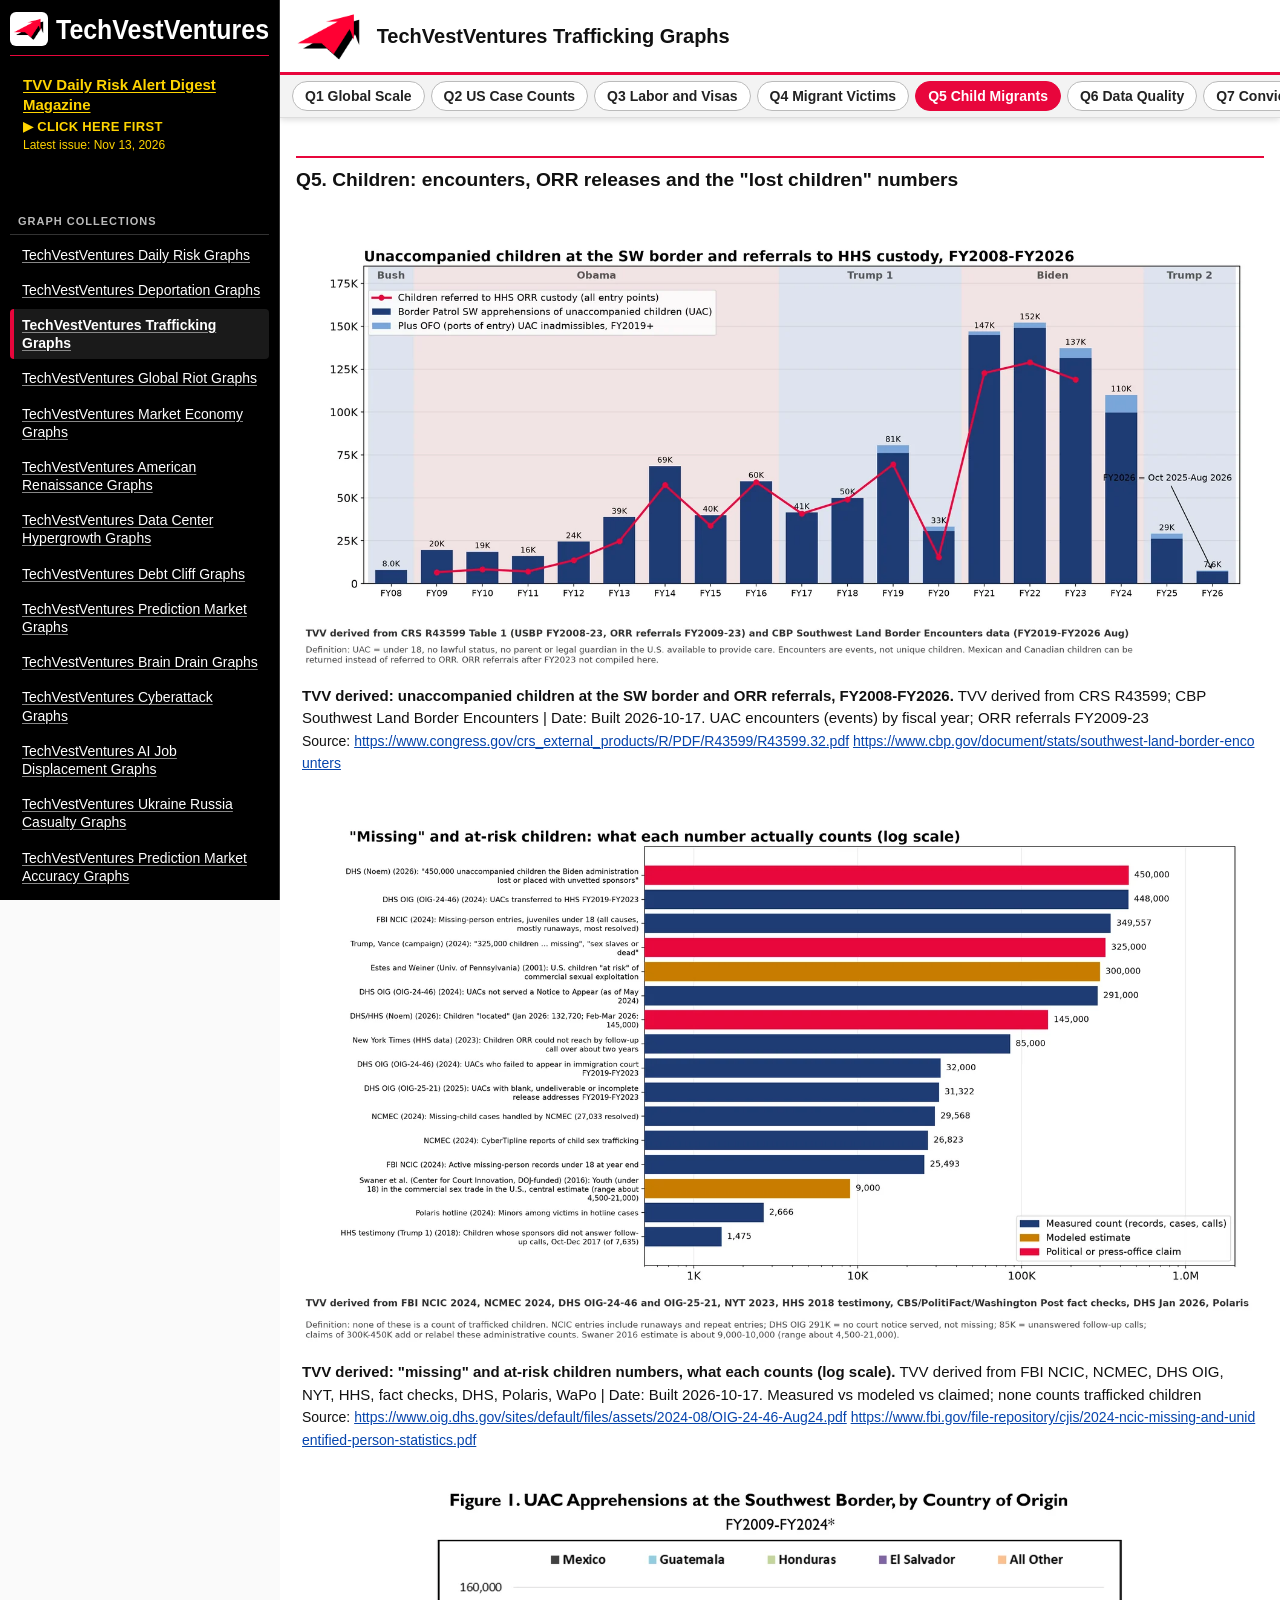
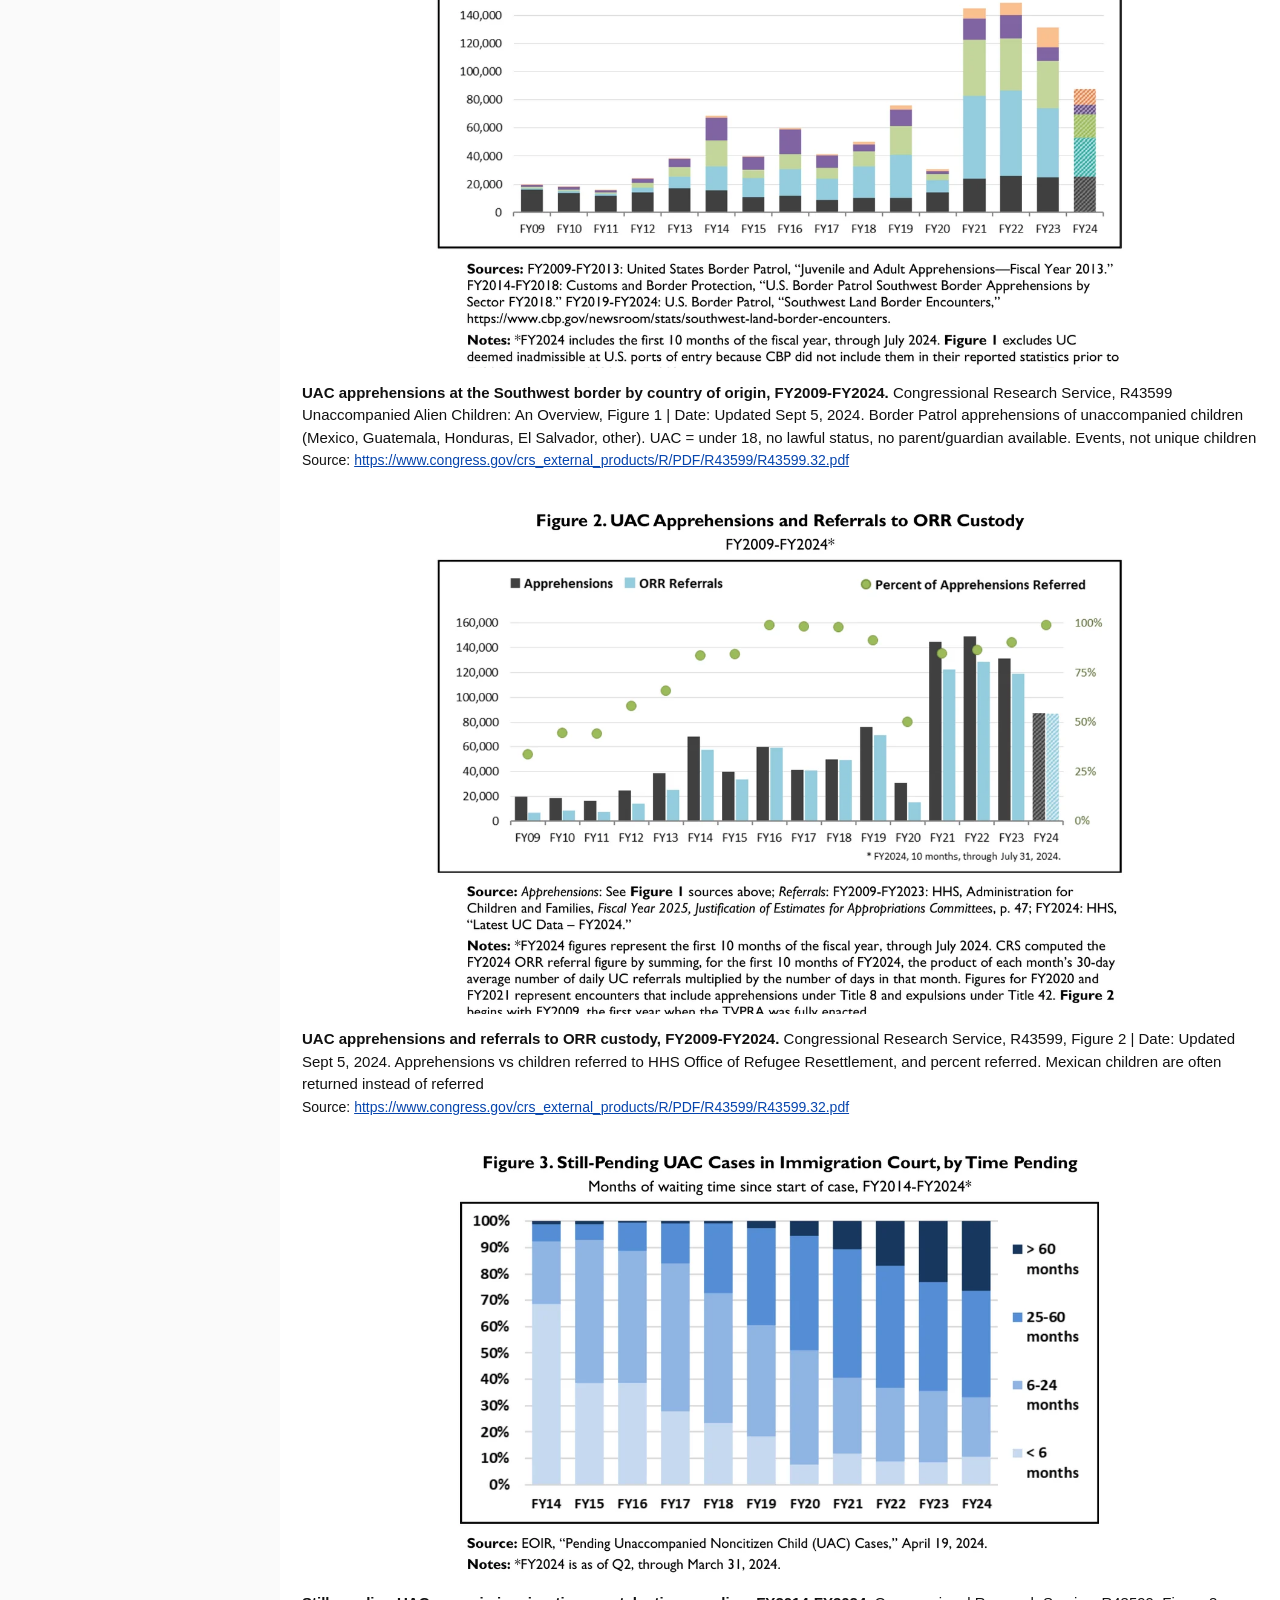
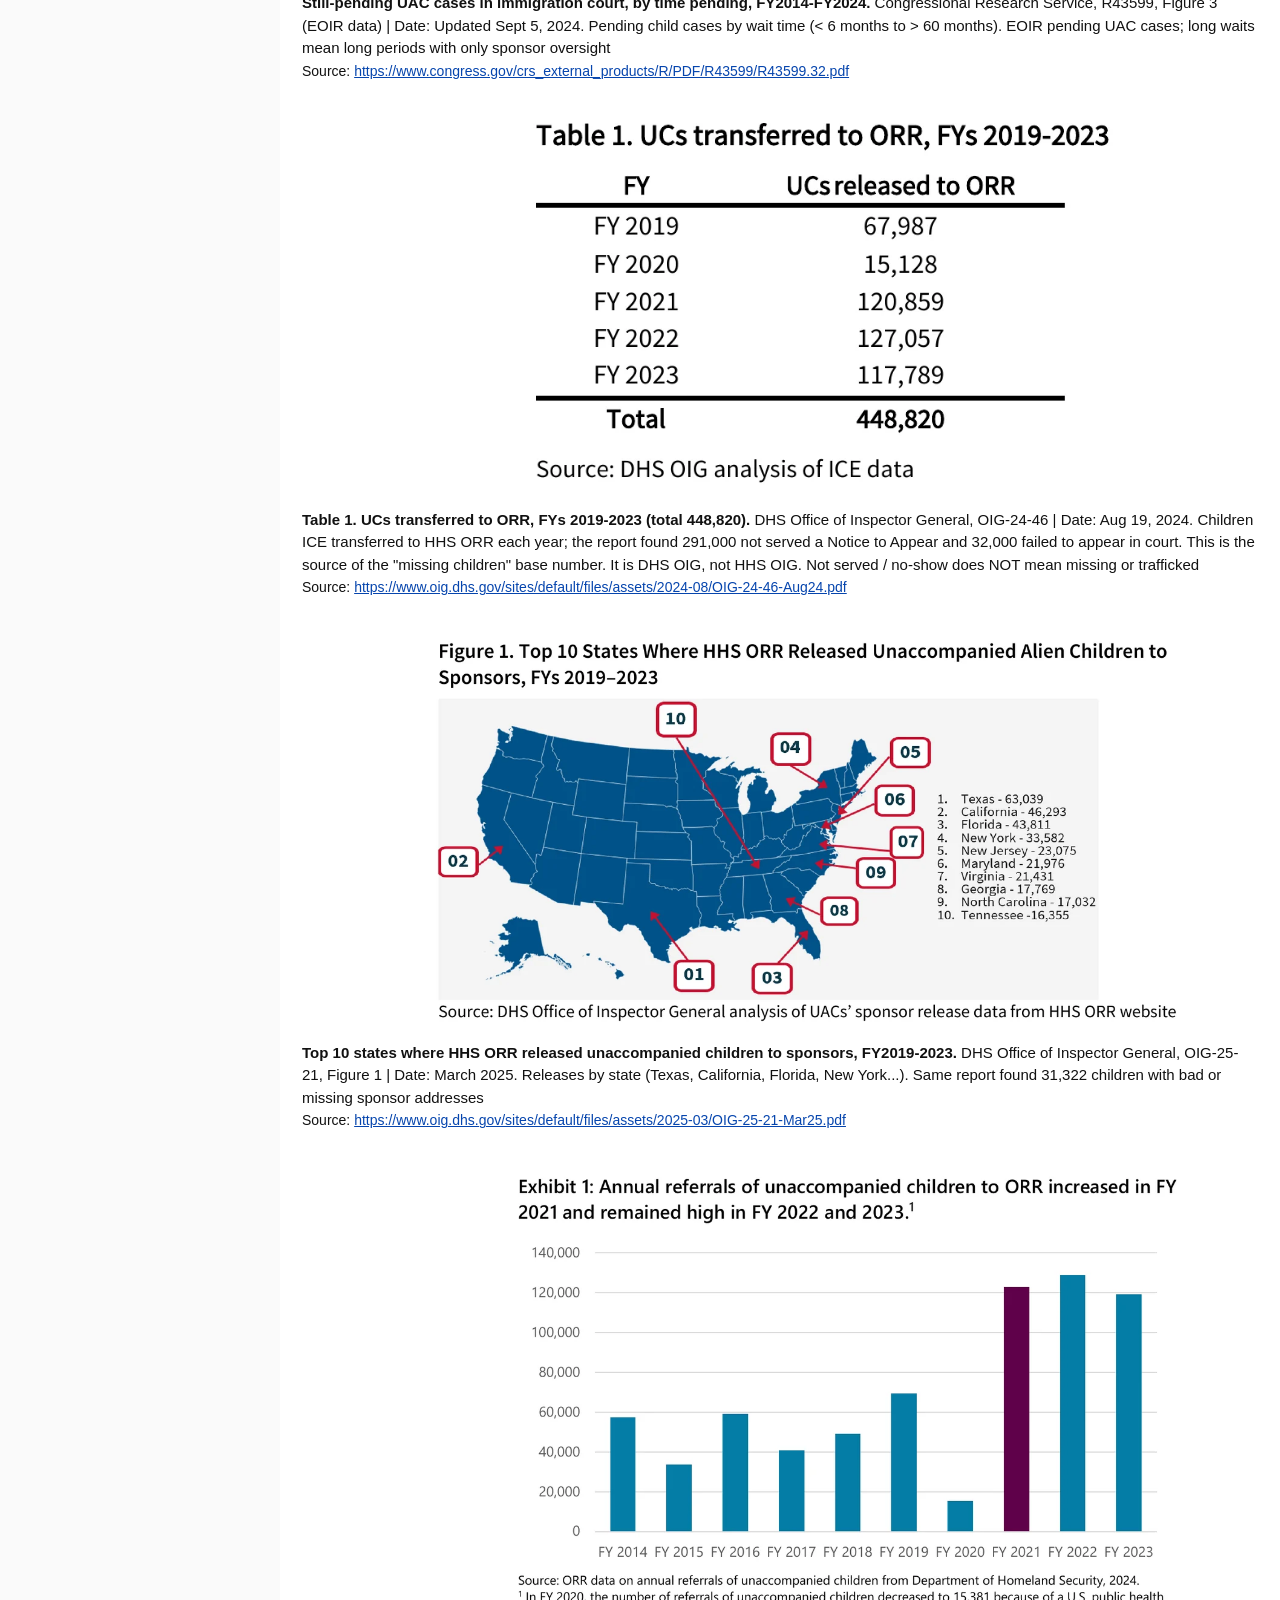
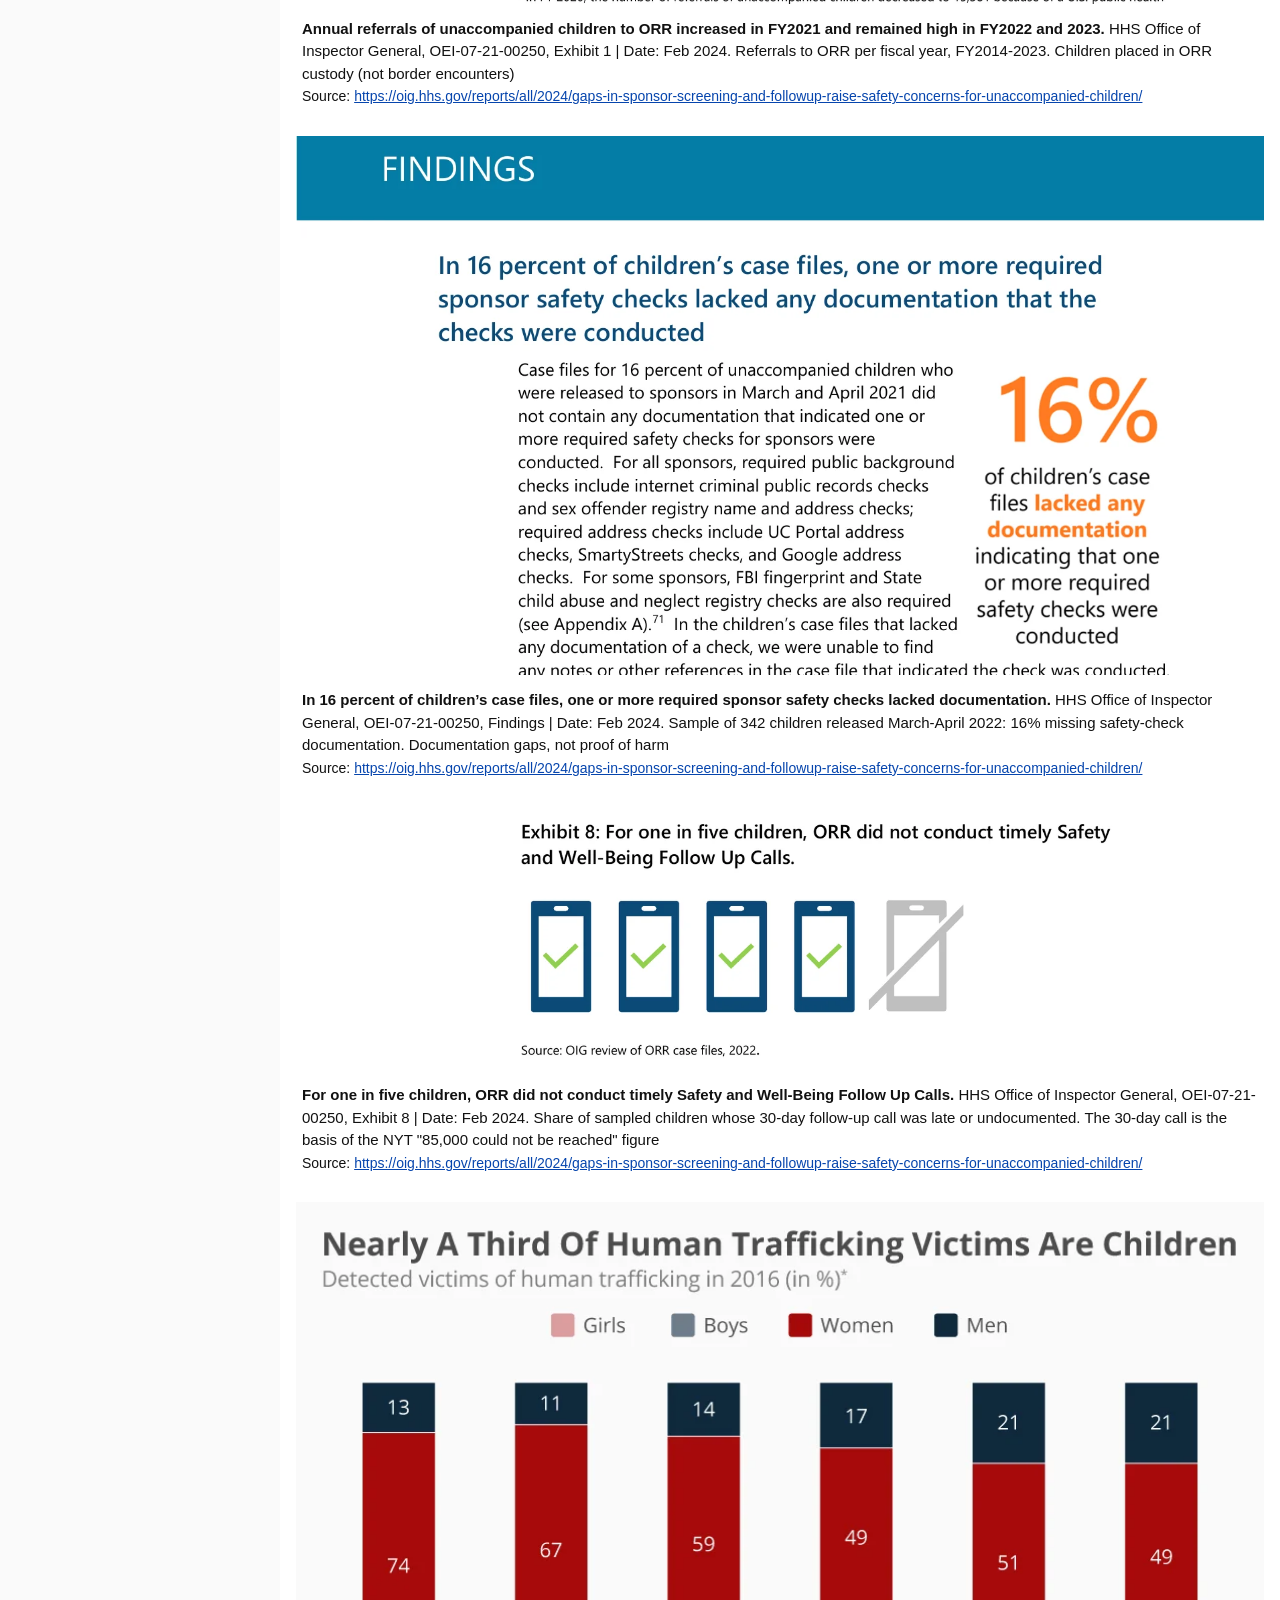
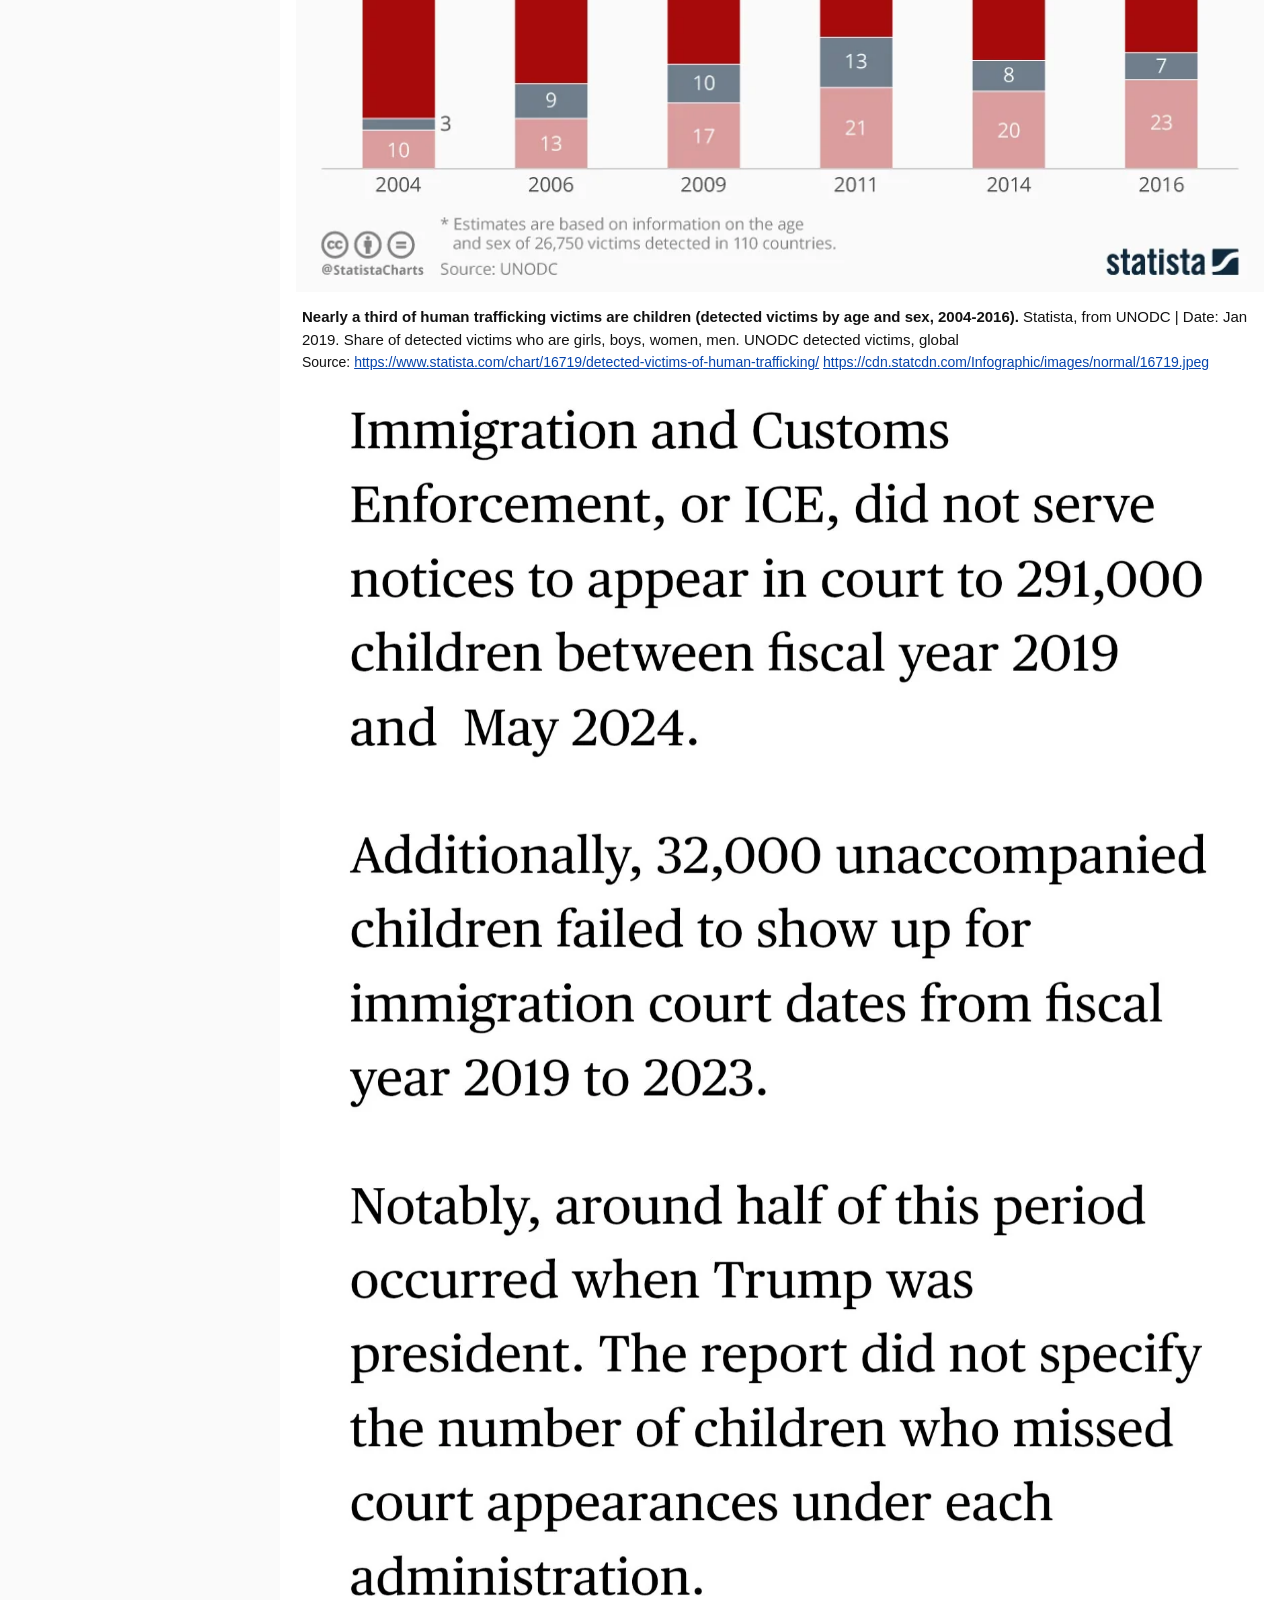
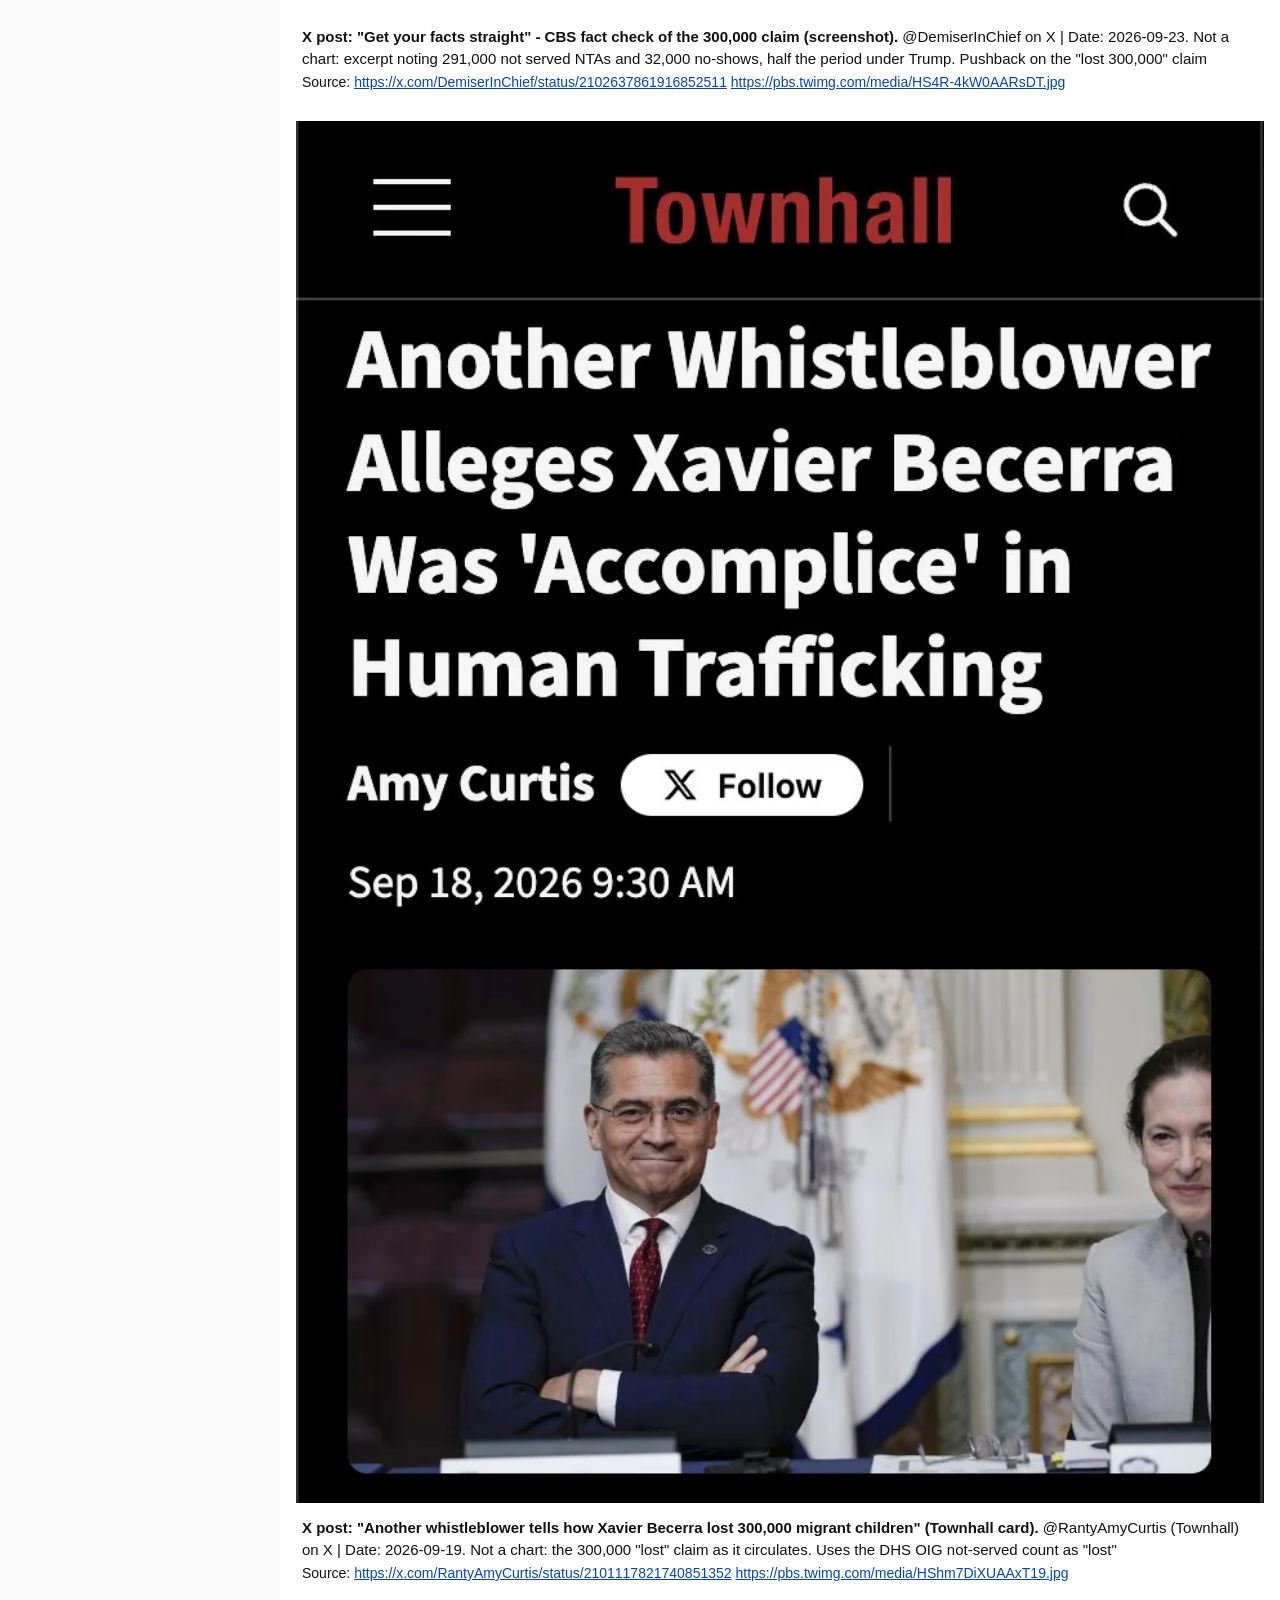
<file: issues/Q5.html>
<!doctype html><html lang="en"><head><meta charset="utf-8"><meta name="viewport" content="width=device-width,initial-scale=1"><title>TechVestVentures Trafficking Graphs — Q5</title><link rel="icon" href="../assets/favicon.svg" type="image/svg+xml"><link rel="icon" href="../assets/favicon-32.png" sizes="32x32" type="image/png"><link rel="apple-touch-icon" href="../assets/apple-touch-icon.png"><link rel="stylesheet" href="../assets/style.css"><script>if(!/[?&]raw/.test(location.search))location.replace("../index.html#Q5")</script></head><body><main id="issue"><h2 class="desk">Q5. Children: encounters, ORR releases and the &quot;lost children&quot; numbers</h2><figure class="g"><img src="img/Q5-01.webp" alt="TVV derived: unaccompanied children at the SW border and ORR referrals, FY2008-FY2026" loading="lazy"><figcaption><span class="t">TVV derived: unaccompanied children at the SW border and ORR referrals, FY2008-FY2026.</span> TVV derived from CRS R43599; CBP Southwest Land Border Encounters | Date: Built 2026-10-17. UAC encounters (events) by fiscal year; ORR referrals FY2009-23<br><span class="s">Source: <a href="https://www.congress.gov/crs_external_products/R/PDF/R43599/R43599.32.pdf" target="_blank" rel="noopener">https://www.congress.gov/crs_external_products/R/PDF/R43599/R43599.32.pdf</a> <a href="https://www.cbp.gov/document/stats/southwest-land-border-encounters" target="_blank" rel="noopener">https://www.cbp.gov/document/stats/southwest-land-border-encounters</a></span></figcaption></figure>
<figure class="g"><img src="img/Q5-02.webp" alt="TVV derived: &quot;missing&quot; and at-risk children numbers, what each counts (log scale)" loading="lazy"><figcaption><span class="t">TVV derived: &quot;missing&quot; and at-risk children numbers, what each counts (log scale).</span> TVV derived from FBI NCIC, NCMEC, DHS OIG, NYT, HHS, fact checks, DHS, Polaris, WaPo | Date: Built 2026-10-17. Measured vs modeled vs claimed; none counts trafficked children<br><span class="s">Source: <a href="https://www.oig.dhs.gov/sites/default/files/assets/2024-08/OIG-24-46-Aug24.pdf" target="_blank" rel="noopener">https://www.oig.dhs.gov/sites/default/files/assets/2024-08/OIG-24-46-Aug24.pdf</a> <a href="https://www.fbi.gov/file-repository/cjis/2024-ncic-missing-and-unidentified-person-statistics.pdf" target="_blank" rel="noopener">https://www.fbi.gov/file-repository/cjis/2024-ncic-missing-and-unidentified-person-statistics.pdf</a></span></figcaption></figure>
<figure class="g"><img src="img/Q5-03.webp" alt="UAC apprehensions at the Southwest border by country of origin, FY2009-FY2024" loading="lazy"><figcaption><span class="t">UAC apprehensions at the Southwest border by country of origin, FY2009-FY2024.</span> Congressional Research Service, R43599 Unaccompanied Alien Children: An Overview, Figure 1 | Date: Updated Sept 5, 2024. Border Patrol apprehensions of unaccompanied children (Mexico, Guatemala, Honduras, El Salvador, other). UAC = under 18, no lawful status, no parent/guardian available. Events, not unique children<br><span class="s">Source: <a href="https://www.congress.gov/crs_external_products/R/PDF/R43599/R43599.32.pdf" target="_blank" rel="noopener">https://www.congress.gov/crs_external_products/R/PDF/R43599/R43599.32.pdf</a></span></figcaption></figure>
<figure class="g"><img src="img/Q5-04.webp" alt="UAC apprehensions and referrals to ORR custody, FY2009-FY2024" loading="lazy"><figcaption><span class="t">UAC apprehensions and referrals to ORR custody, FY2009-FY2024.</span> Congressional Research Service, R43599, Figure 2 | Date: Updated Sept 5, 2024. Apprehensions vs children referred to HHS Office of Refugee Resettlement, and percent referred. Mexican children are often returned instead of referred<br><span class="s">Source: <a href="https://www.congress.gov/crs_external_products/R/PDF/R43599/R43599.32.pdf" target="_blank" rel="noopener">https://www.congress.gov/crs_external_products/R/PDF/R43599/R43599.32.pdf</a></span></figcaption></figure>
<figure class="g"><img src="img/Q5-05.webp" alt="Still-pending UAC cases in immigration court, by time pending, FY2014-FY2024" loading="lazy"><figcaption><span class="t">Still-pending UAC cases in immigration court, by time pending, FY2014-FY2024.</span> Congressional Research Service, R43599, Figure 3 (EOIR data) | Date: Updated Sept 5, 2024. Pending child cases by wait time (&lt; 6 months to &gt; 60 months). EOIR pending UAC cases; long waits mean long periods with only sponsor oversight<br><span class="s">Source: <a href="https://www.congress.gov/crs_external_products/R/PDF/R43599/R43599.32.pdf" target="_blank" rel="noopener">https://www.congress.gov/crs_external_products/R/PDF/R43599/R43599.32.pdf</a></span></figcaption></figure>
<figure class="g"><img src="img/Q5-06.webp" alt="Table 1. UCs transferred to ORR, FYs 2019-2023 (total 448,820)" loading="lazy"><figcaption><span class="t">Table 1. UCs transferred to ORR, FYs 2019-2023 (total 448,820).</span> DHS Office of Inspector General, OIG-24-46 | Date: Aug 19, 2024. Children ICE transferred to HHS ORR each year; the report found 291,000 not served a Notice to Appear and 32,000 failed to appear in court. This is the source of the &quot;missing children&quot; base number. It is DHS OIG, not HHS OIG. Not served / no-show does NOT mean missing or trafficked<br><span class="s">Source: <a href="https://www.oig.dhs.gov/sites/default/files/assets/2024-08/OIG-24-46-Aug24.pdf" target="_blank" rel="noopener">https://www.oig.dhs.gov/sites/default/files/assets/2024-08/OIG-24-46-Aug24.pdf</a></span></figcaption></figure>
<figure class="g"><img src="img/Q5-07.webp" alt="Top 10 states where HHS ORR released unaccompanied children to sponsors, FY2019-2023" loading="lazy"><figcaption><span class="t">Top 10 states where HHS ORR released unaccompanied children to sponsors, FY2019-2023.</span> DHS Office of Inspector General, OIG-25-21, Figure 1 | Date: March 2025. Releases by state (Texas, California, Florida, New York...). Same report found 31,322 children with bad or missing sponsor addresses<br><span class="s">Source: <a href="https://www.oig.dhs.gov/sites/default/files/assets/2025-03/OIG-25-21-Mar25.pdf" target="_blank" rel="noopener">https://www.oig.dhs.gov/sites/default/files/assets/2025-03/OIG-25-21-Mar25.pdf</a></span></figcaption></figure>
<figure class="g"><img src="img/Q5-08.webp" alt="Annual referrals of unaccompanied children to ORR increased in FY2021 and remained high in FY2022 and 2023" loading="lazy"><figcaption><span class="t">Annual referrals of unaccompanied children to ORR increased in FY2021 and remained high in FY2022 and 2023.</span> HHS Office of Inspector General, OEI-07-21-00250, Exhibit 1 | Date: Feb 2024. Referrals to ORR per fiscal year, FY2014-2023. Children placed in ORR custody (not border encounters)<br><span class="s">Source: <a href="https://oig.hhs.gov/reports/all/2024/gaps-in-sponsor-screening-and-followup-raise-safety-concerns-for-unaccompanied-children/" target="_blank" rel="noopener">https://oig.hhs.gov/reports/all/2024/gaps-in-sponsor-screening-and-followup-raise-safety-concerns-for-unaccompanied-children/</a></span></figcaption></figure>
<figure class="g"><img src="img/Q5-09.webp" alt="In 16 percent of children’s case files, one or more required sponsor safety checks lacked documentation" loading="lazy"><figcaption><span class="t">In 16 percent of children’s case files, one or more required sponsor safety checks lacked documentation.</span> HHS Office of Inspector General, OEI-07-21-00250, Findings | Date: Feb 2024. Sample of 342 children released March-April 2022: 16% missing safety-check documentation. Documentation gaps, not proof of harm<br><span class="s">Source: <a href="https://oig.hhs.gov/reports/all/2024/gaps-in-sponsor-screening-and-followup-raise-safety-concerns-for-unaccompanied-children/" target="_blank" rel="noopener">https://oig.hhs.gov/reports/all/2024/gaps-in-sponsor-screening-and-followup-raise-safety-concerns-for-unaccompanied-children/</a></span></figcaption></figure>
<figure class="g"><img src="img/Q5-10.webp" alt="For one in five children, ORR did not conduct timely Safety and Well-Being Follow Up Calls" loading="lazy"><figcaption><span class="t">For one in five children, ORR did not conduct timely Safety and Well-Being Follow Up Calls.</span> HHS Office of Inspector General, OEI-07-21-00250, Exhibit 8 | Date: Feb 2024. Share of sampled children whose 30-day follow-up call was late or undocumented. The 30-day call is the basis of the NYT &quot;85,000 could not be reached&quot; figure<br><span class="s">Source: <a href="https://oig.hhs.gov/reports/all/2024/gaps-in-sponsor-screening-and-followup-raise-safety-concerns-for-unaccompanied-children/" target="_blank" rel="noopener">https://oig.hhs.gov/reports/all/2024/gaps-in-sponsor-screening-and-followup-raise-safety-concerns-for-unaccompanied-children/</a></span></figcaption></figure>
<figure class="g"><img src="img/Q5-11.webp" alt="Nearly a third of human trafficking victims are children (detected victims by age and sex, 2004-2016)" loading="lazy"><figcaption><span class="t">Nearly a third of human trafficking victims are children (detected victims by age and sex, 2004-2016).</span> Statista, from UNODC | Date: Jan 2019. Share of detected victims who are girls, boys, women, men. UNODC detected victims, global<br><span class="s">Source: <a href="https://www.statista.com/chart/16719/detected-victims-of-human-trafficking/" target="_blank" rel="noopener">https://www.statista.com/chart/16719/detected-victims-of-human-trafficking/</a> <a href="https://cdn.statcdn.com/Infographic/images/normal/16719.jpeg" target="_blank" rel="noopener">https://cdn.statcdn.com/Infographic/images/normal/16719.jpeg</a></span></figcaption></figure>
<figure class="g"><img src="img/Q5-12.webp" alt="X post: &quot;Get your facts straight&quot; - CBS fact check of the 300,000 claim (screenshot)" loading="lazy"><figcaption><span class="t">X post: &quot;Get your facts straight&quot; - CBS fact check of the 300,000 claim (screenshot).</span> @DemiserInChief on X | Date: 2026-09-23. Not a chart: excerpt noting 291,000 not served NTAs and 32,000 no-shows, half the period under Trump. Pushback on the &quot;lost 300,000&quot; claim<br><span class="s">Source: <a href="https://x.com/DemiserInChief/status/2102637861916852511" target="_blank" rel="noopener">https://x.com/DemiserInChief/status/2102637861916852511</a> <a href="https://pbs.twimg.com/media/HS4R-4kW0AARsDT.jpg" target="_blank" rel="noopener">https://pbs.twimg.com/media/HS4R-4kW0AARsDT.jpg</a></span></figcaption></figure>
<figure class="g"><img src="img/Q5-13.webp" alt="X post: &quot;Another whistleblower tells how Xavier Becerra lost 300,000 migrant children&quot; (Townhall card)" loading="lazy"><figcaption><span class="t">X post: &quot;Another whistleblower tells how Xavier Becerra lost 300,000 migrant children&quot; (Townhall card).</span> @RantyAmyCurtis (Townhall) on X | Date: 2026-09-19. Not a chart: the 300,000 &quot;lost&quot; claim as it circulates. Uses the DHS OIG not-served count as &quot;lost&quot;<br><span class="s">Source: <a href="https://x.com/RantyAmyCurtis/status/2101117821740851352" target="_blank" rel="noopener">https://x.com/RantyAmyCurtis/status/2101117821740851352</a> <a href="https://pbs.twimg.com/media/HShm7DiXUAAxT19.jpg" target="_blank" rel="noopener">https://pbs.twimg.com/media/HShm7DiXUAAxT19.jpg</a></span></figcaption></figure></main></body></html>
</file>
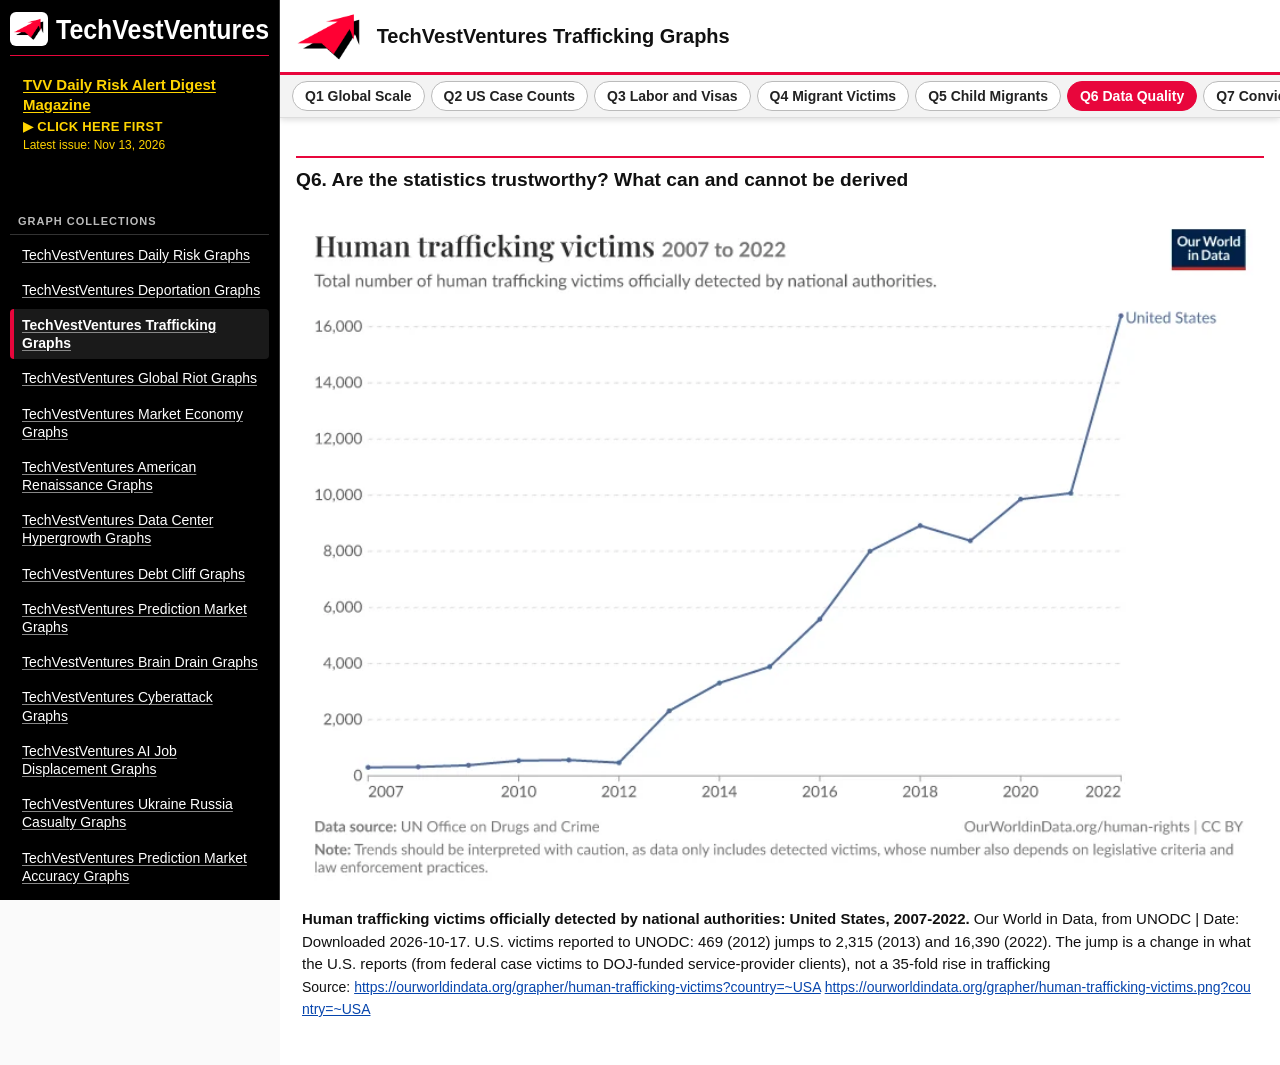
<file: issues/Q6.html>
<!doctype html><html lang="en"><head><meta charset="utf-8"><meta name="viewport" content="width=device-width,initial-scale=1"><title>TechVestVentures Trafficking Graphs — Q6</title><link rel="icon" href="../assets/favicon.svg" type="image/svg+xml"><link rel="icon" href="../assets/favicon-32.png" sizes="32x32" type="image/png"><link rel="apple-touch-icon" href="../assets/apple-touch-icon.png"><link rel="stylesheet" href="../assets/style.css"><script>if(!/[?&]raw/.test(location.search))location.replace("../index.html#Q6")</script></head><body><main id="issue"><h2 class="desk">Q6. Are the statistics trustworthy? What can and cannot be derived</h2><figure class="g"><img src="img/Q6-01.webp" alt="Human trafficking victims officially detected by national authorities: United States, 2007-2022" loading="lazy"><figcaption><span class="t">Human trafficking victims officially detected by national authorities: United States, 2007-2022.</span> Our World in Data, from UNODC | Date: Downloaded 2026-10-17. U.S. victims reported to UNODC: 469 (2012) jumps to 2,315 (2013) and 16,390 (2022). The jump is a change in what the U.S. reports (from federal case victims to DOJ-funded service-provider clients), not a 35-fold rise in trafficking<br><span class="s">Source: <a href="https://ourworldindata.org/grapher/human-trafficking-victims?country=~USA" target="_blank" rel="noopener">https://ourworldindata.org/grapher/human-trafficking-victims?country=~USA</a> <a href="https://ourworldindata.org/grapher/human-trafficking-victims.png?country=~USA" target="_blank" rel="noopener">https://ourworldindata.org/grapher/human-trafficking-victims.png?country=~USA</a></span></figcaption></figure></main></body></html>
</file>
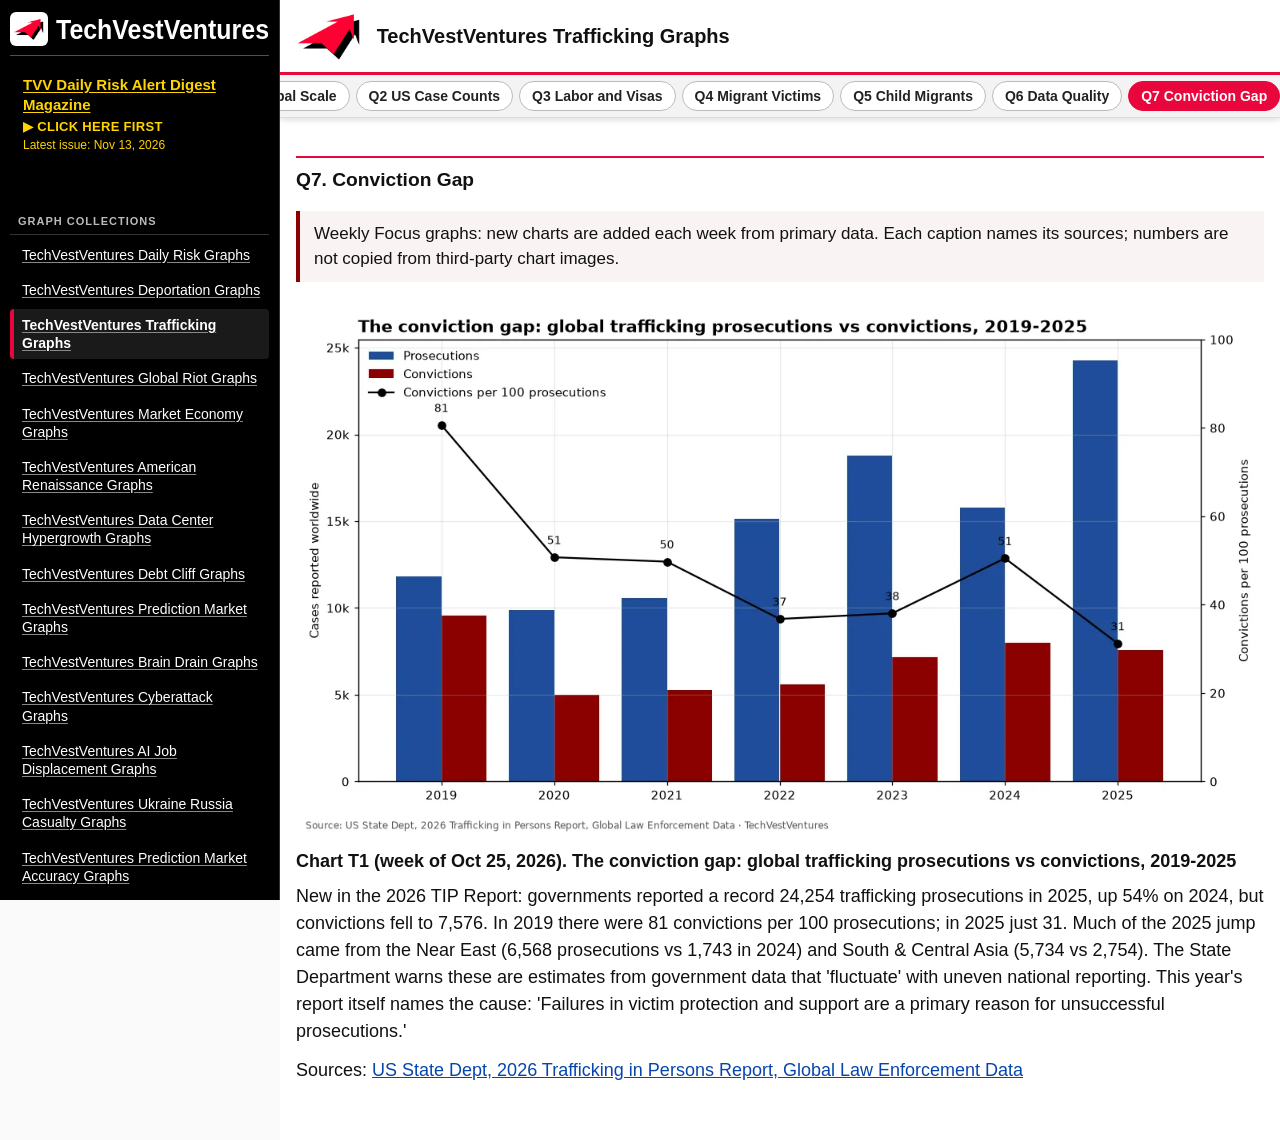
<file: issues/Q7.html>
<!doctype html><html lang="en"><head><meta charset="utf-8"><meta name="viewport" content="width=device-width,initial-scale=1"><title>TechVestVentures Trafficking Graphs — Q7</title><link rel="icon" href="../assets/favicon.svg" type="image/svg+xml"><link rel="icon" href="../assets/favicon-32.png" sizes="32x32" type="image/png"><link rel="apple-touch-icon" href="../assets/apple-touch-icon.png"><link rel="stylesheet" href="../assets/style.css"><script>if(!/[?&]raw/.test(location.search))location.replace("../index.html#Q7")</script></head><body><main id="issue"><h2 class="desk">Q7. Conviction Gap</h2><div class="wk">Weekly Focus graphs: new charts are added each week from primary data. Each caption names its sources; numbers are not copied from third-party chart images.</div><figure class="g w"><img src="img/W2026-10-25-T1.webp" alt="The conviction gap: global trafficking prosecutions vs convictions, 2019-2025" loading="lazy"><figcaption><span class="t">Chart T1 (week of Oct 25, 2026). The conviction gap: global trafficking prosecutions vs convictions, 2019-2025</span><p>New in the 2026 TIP Report: governments reported a record 24,254 trafficking prosecutions in 2025, up 54% on 2024, but convictions fell to 7,576. In 2019 there were 81 convictions per 100 prosecutions; in 2025 just 31. Much of the 2025 jump came from the Near East (6,568 prosecutions vs 1,743 in 2024) and South &amp; Central Asia (5,734 vs 2,754). The State Department warns these are estimates from government data that &#x27;fluctuate&#x27; with uneven national reporting. This year&#x27;s report itself names the cause: &#x27;Failures in victim protection and support are a primary reason for unsuccessful prosecutions.&#x27;</p><p>Sources: <a href="https://www.state.gov/reports/2026-trafficking-in-persons-report">US State Dept, 2026 Trafficking in Persons Report, Global Law Enforcement Data</a></p></figcaption></figure></main></body></html>
</file>
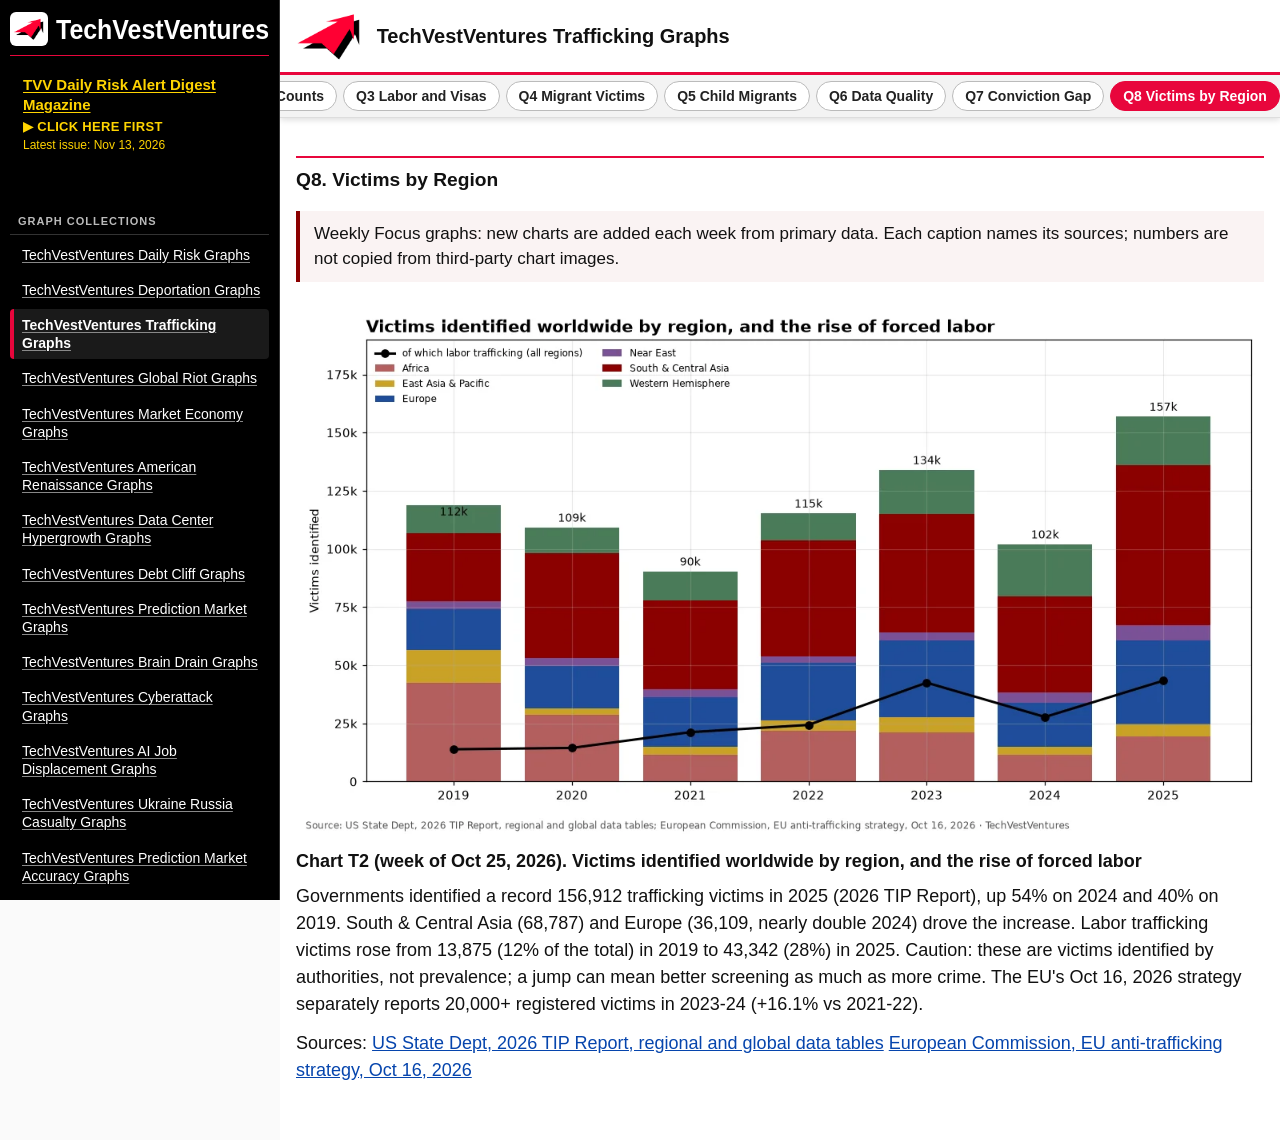
<file: issues/Q8.html>
<!doctype html><html lang="en"><head><meta charset="utf-8"><meta name="viewport" content="width=device-width,initial-scale=1"><title>TechVestVentures Trafficking Graphs — Q8</title><link rel="icon" href="../assets/favicon.svg" type="image/svg+xml"><link rel="icon" href="../assets/favicon-32.png" sizes="32x32" type="image/png"><link rel="apple-touch-icon" href="../assets/apple-touch-icon.png"><link rel="stylesheet" href="../assets/style.css"><script>if(!/[?&]raw/.test(location.search))location.replace("../index.html#Q8")</script></head><body><main id="issue"><h2 class="desk">Q8. Victims by Region</h2><div class="wk">Weekly Focus graphs: new charts are added each week from primary data. Each caption names its sources; numbers are not copied from third-party chart images.</div><figure class="g w"><img src="img/W2026-10-25-T2.webp" alt="Victims identified worldwide by region, and the rise of forced labor" loading="lazy"><figcaption><span class="t">Chart T2 (week of Oct 25, 2026). Victims identified worldwide by region, and the rise of forced labor</span><p>Governments identified a record 156,912 trafficking victims in 2025 (2026 TIP Report), up 54% on 2024 and 40% on 2019. South &amp; Central Asia (68,787) and Europe (36,109, nearly double 2024) drove the increase. Labor trafficking victims rose from 13,875 (12% of the total) in 2019 to 43,342 (28%) in 2025. Caution: these are victims identified by authorities, not prevalence; a jump can mean better screening as much as more crime. The EU&#x27;s Oct 16, 2026 strategy separately reports 20,000+ registered victims in 2023-24 (+16.1% vs 2021-22).</p><p>Sources: <a href="https://www.state.gov/reports/2026-trafficking-in-persons-report">US State Dept, 2026 TIP Report, regional and global data tables</a> <a href="https://home-affairs.ec.europa.eu/news/new-strategy-combating-trafficking-human-beings-2026-10-16_en">European Commission, EU anti-trafficking strategy, Oct 16, 2026</a></p></figcaption></figure></main></body></html>
</file>
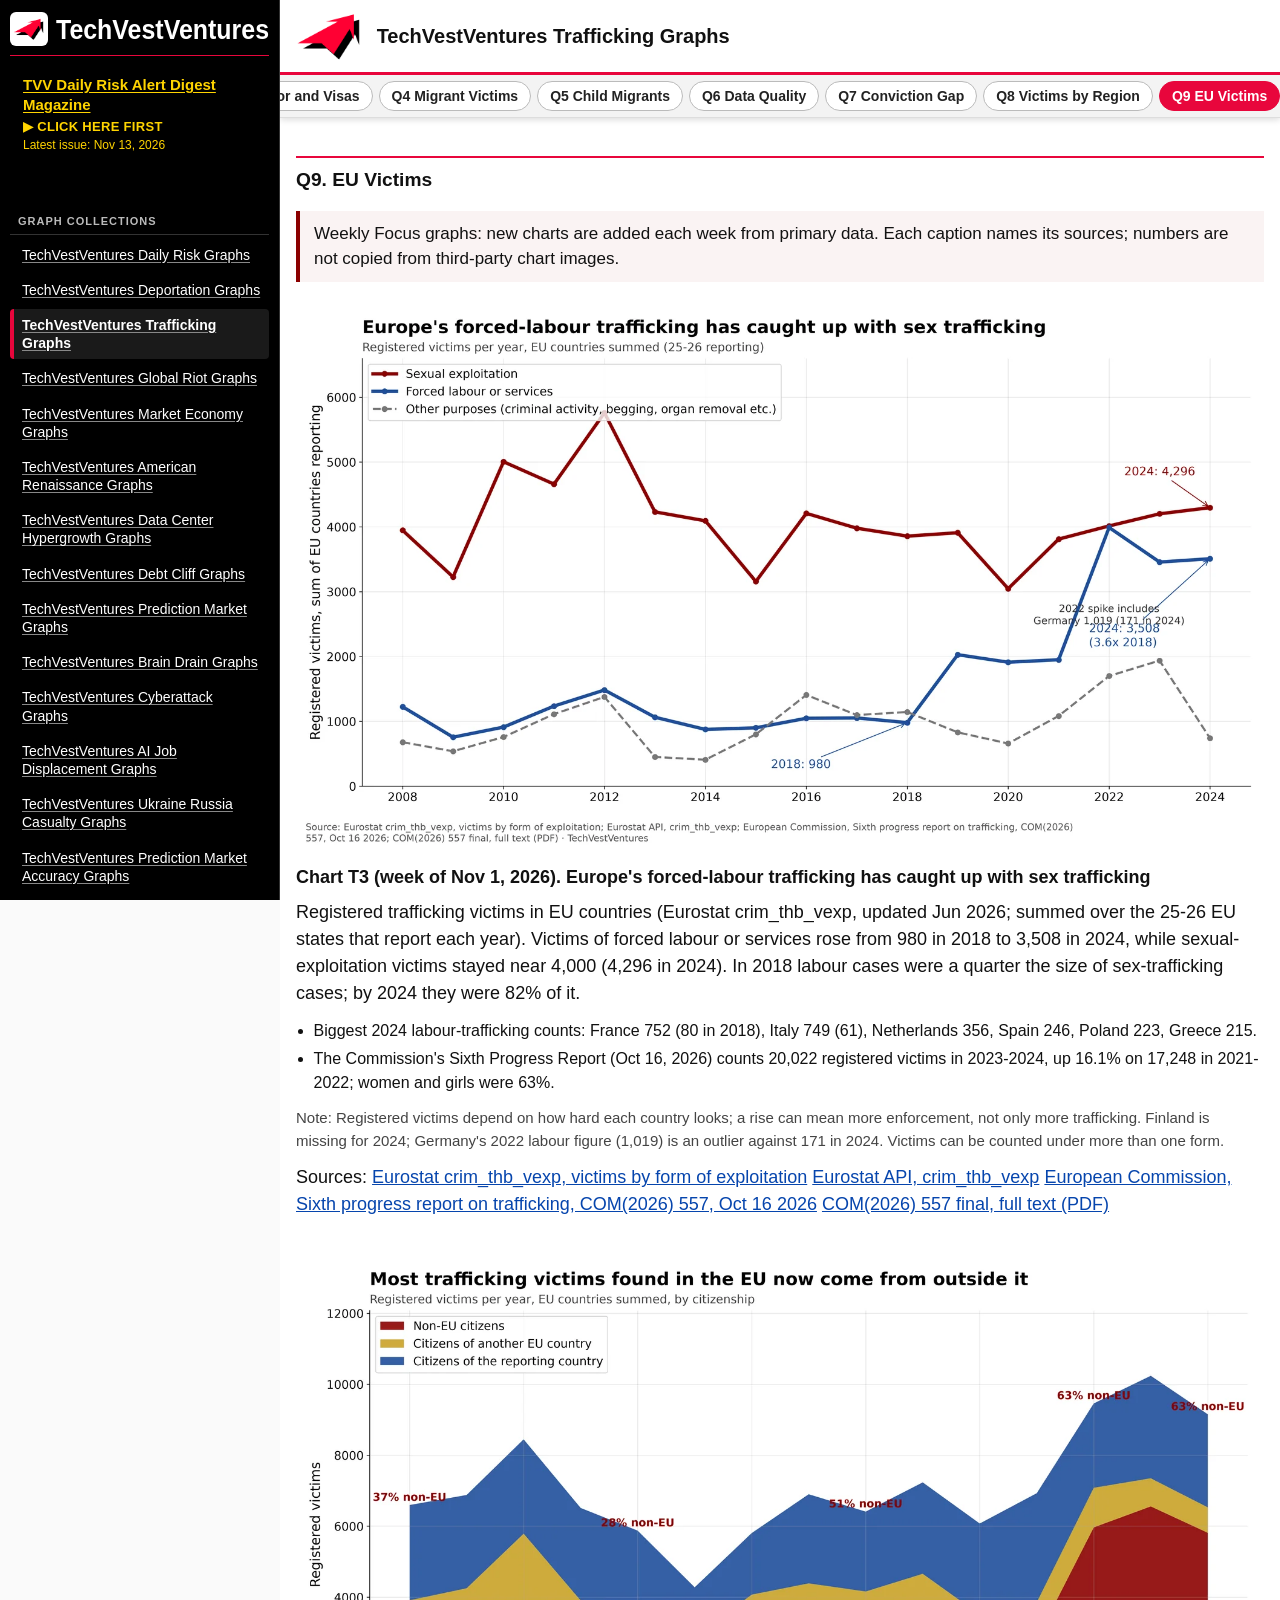
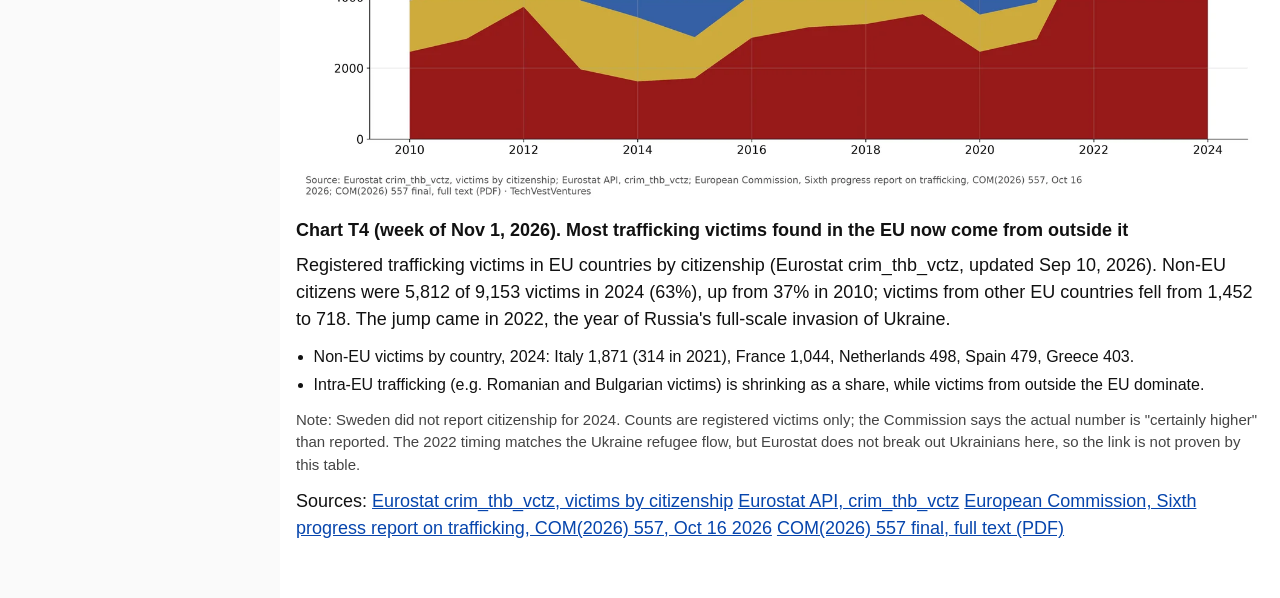
<file: issues/Q9.html>
<!doctype html><html lang="en"><head><meta charset="utf-8"><meta name="viewport" content="width=device-width,initial-scale=1"><title>TechVestVentures Trafficking Graphs — Q9</title><link rel="icon" href="../assets/favicon.svg" type="image/svg+xml"><link rel="icon" href="../assets/favicon-32.png" sizes="32x32" type="image/png"><link rel="apple-touch-icon" href="../assets/apple-touch-icon.png"><link rel="stylesheet" href="../assets/style.css"><script>if(!/[?&]raw/.test(location.search))location.replace("../index.html#Q9")</script></head><body><main id="issue"><h2 class="desk">Q9. EU Victims</h2><div class="wk">Weekly Focus graphs: new charts are added each week from primary data. Each caption names its sources; numbers are not copied from third-party chart images.</div><figure class="g w"><img src="img/W2026-11-01-T3.webp" alt="Europe&#x27;s forced-labour trafficking has caught up with sex trafficking" loading="lazy"><figcaption><span class="t">Chart T3 (week of Nov 1, 2026). Europe&#x27;s forced-labour trafficking has caught up with sex trafficking</span><p>Registered trafficking victims in EU countries (Eurostat crim_thb_vexp, updated Jun 2026; summed over the 25-26 EU states that report each year). Victims of forced labour or services rose from 980 in 2018 to 3,508 in 2024, while sexual-exploitation victims stayed near 4,000 (4,296 in 2024). In 2018 labour cases were a quarter the size of sex-trafficking cases; by 2024 they were 82% of it.</p><ul><li>Biggest 2024 labour-trafficking counts: France 752 (80 in 2018), Italy 749 (61), Netherlands 356, Spain 246, Poland 223, Greece 215.</li><li>The Commission&#x27;s Sixth Progress Report (Oct 16, 2026) counts 20,022 registered victims in 2023-2024, up 16.1% on 17,248 in 2021-2022; women and girls were 63%.</li></ul><p class="nt">Note: Registered victims depend on how hard each country looks; a rise can mean more enforcement, not only more trafficking. Finland is missing for 2024; Germany&#x27;s 2022 labour figure (1,019) is an outlier against 171 in 2024. Victims can be counted under more than one form.</p><p>Sources: <a href="https://ec.europa.eu/eurostat/databrowser/view/crim_thb_vexp/default/table">Eurostat crim_thb_vexp, victims by form of exploitation</a> <a href="https://ec.europa.eu/eurostat/api/dissemination/statistics/1.0/data/crim_thb_vexp?format=JSON&amp;lang=EN">Eurostat API, crim_thb_vexp</a> <a href="https://home-affairs.ec.europa.eu/news/new-strategy-combating-trafficking-human-beings-2026-10-16_en">European Commission, Sixth progress report on trafficking, COM(2026) 557, Oct 16 2026</a> <a href="https://www.parliament.bg/pub/ECD/8658411_EN_ACT_part1_v5.pdf">COM(2026) 557 final, full text (PDF)</a></p></figcaption></figure>
<figure class="g w"><img src="img/W2026-11-01-T4.webp" alt="Most trafficking victims found in the EU now come from outside it" loading="lazy"><figcaption><span class="t">Chart T4 (week of Nov 1, 2026). Most trafficking victims found in the EU now come from outside it</span><p>Registered trafficking victims in EU countries by citizenship (Eurostat crim_thb_vctz, updated Sep 10, 2026). Non-EU citizens were 5,812 of 9,153 victims in 2024 (63%), up from 37% in 2010; victims from other EU countries fell from 1,452 to 718. The jump came in 2022, the year of Russia&#x27;s full-scale invasion of Ukraine.</p><ul><li>Non-EU victims by country, 2024: Italy 1,871 (314 in 2021), France 1,044, Netherlands 498, Spain 479, Greece 403.</li><li>Intra-EU trafficking (e.g. Romanian and Bulgarian victims) is shrinking as a share, while victims from outside the EU dominate.</li></ul><p class="nt">Note: Sweden did not report citizenship for 2024. Counts are registered victims only; the Commission says the actual number is &quot;certainly higher&quot; than reported. The 2022 timing matches the Ukraine refugee flow, but Eurostat does not break out Ukrainians here, so the link is not proven by this table.</p><p>Sources: <a href="https://ec.europa.eu/eurostat/databrowser/view/crim_thb_vctz/default/table">Eurostat crim_thb_vctz, victims by citizenship</a> <a href="https://ec.europa.eu/eurostat/api/dissemination/statistics/1.0/data/crim_thb_vctz?format=JSON&amp;lang=EN">Eurostat API, crim_thb_vctz</a> <a href="https://home-affairs.ec.europa.eu/news/new-strategy-combating-trafficking-human-beings-2026-10-16_en">European Commission, Sixth progress report on trafficking, COM(2026) 557, Oct 16 2026</a> <a href="https://www.parliament.bg/pub/ECD/8658411_EN_ACT_part1_v5.pdf">COM(2026) 557 final, full text (PDF)</a></p></figcaption></figure></main></body></html>
</file>
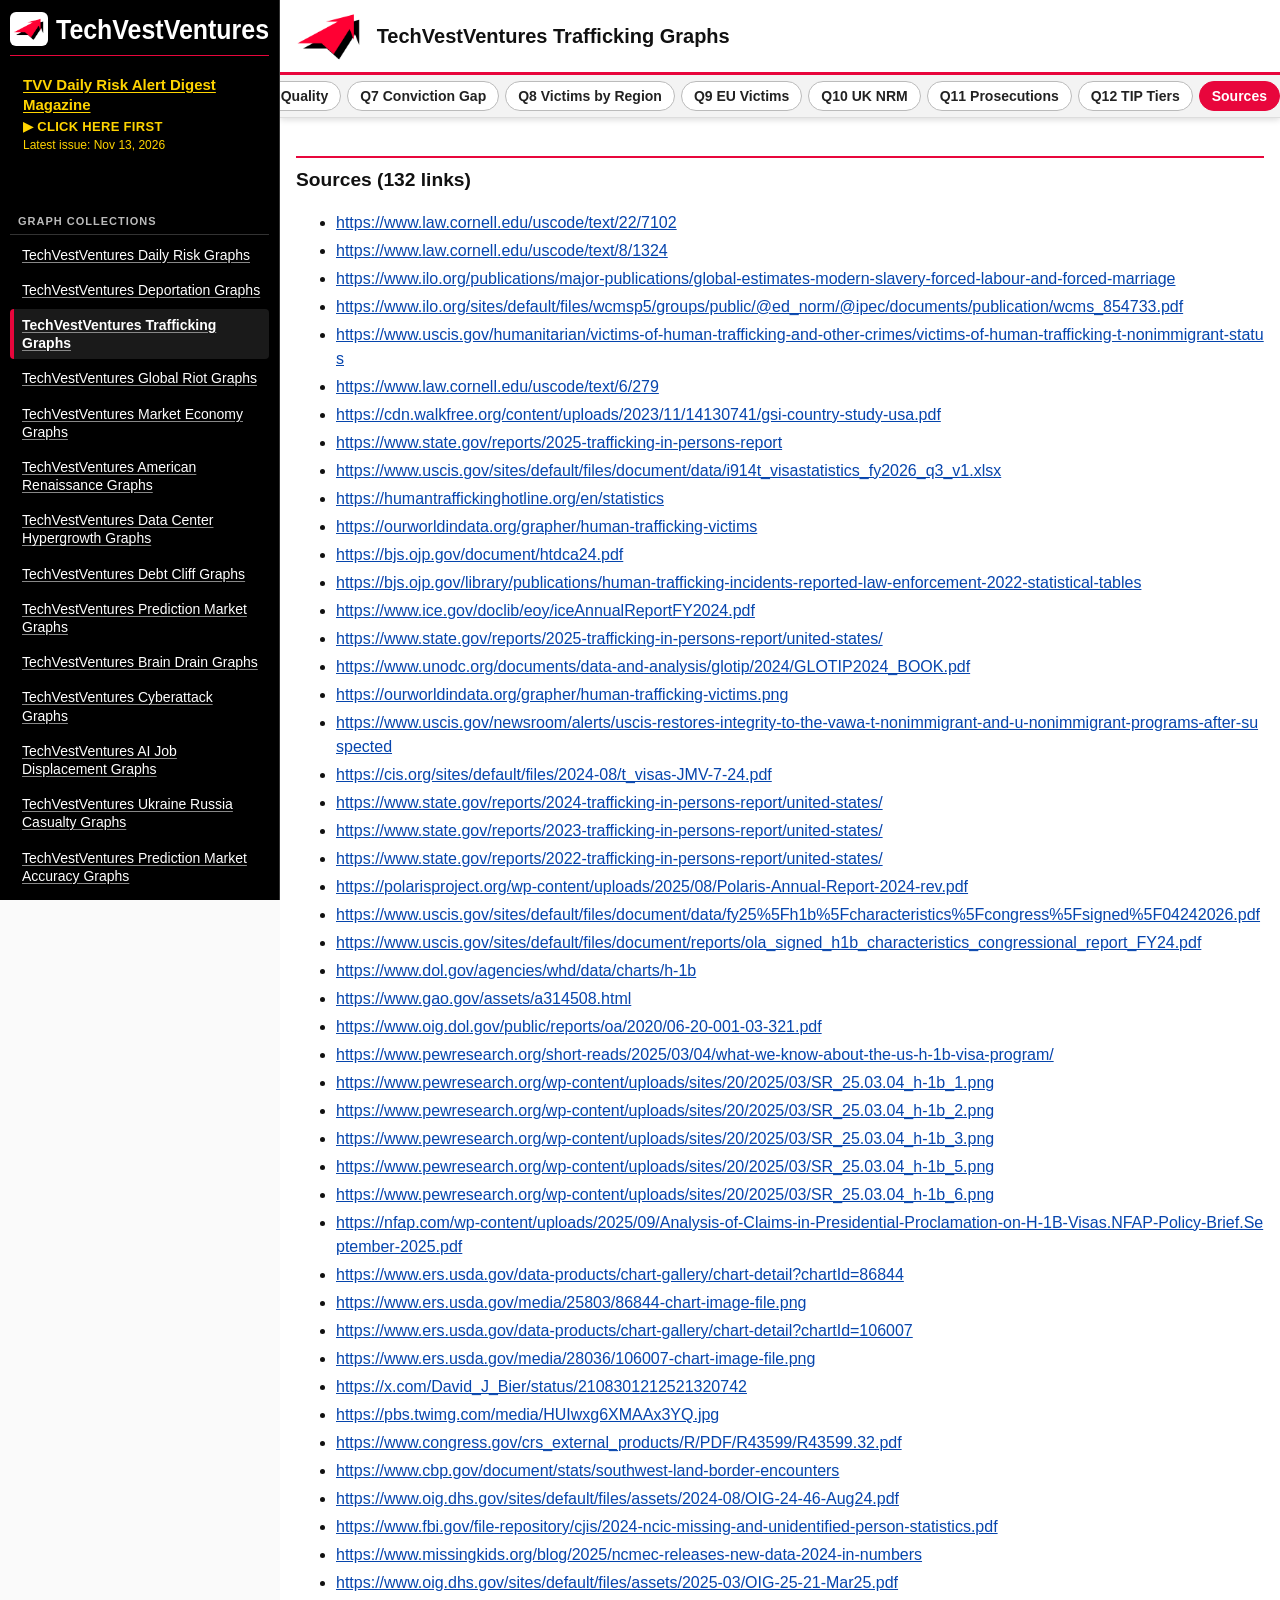
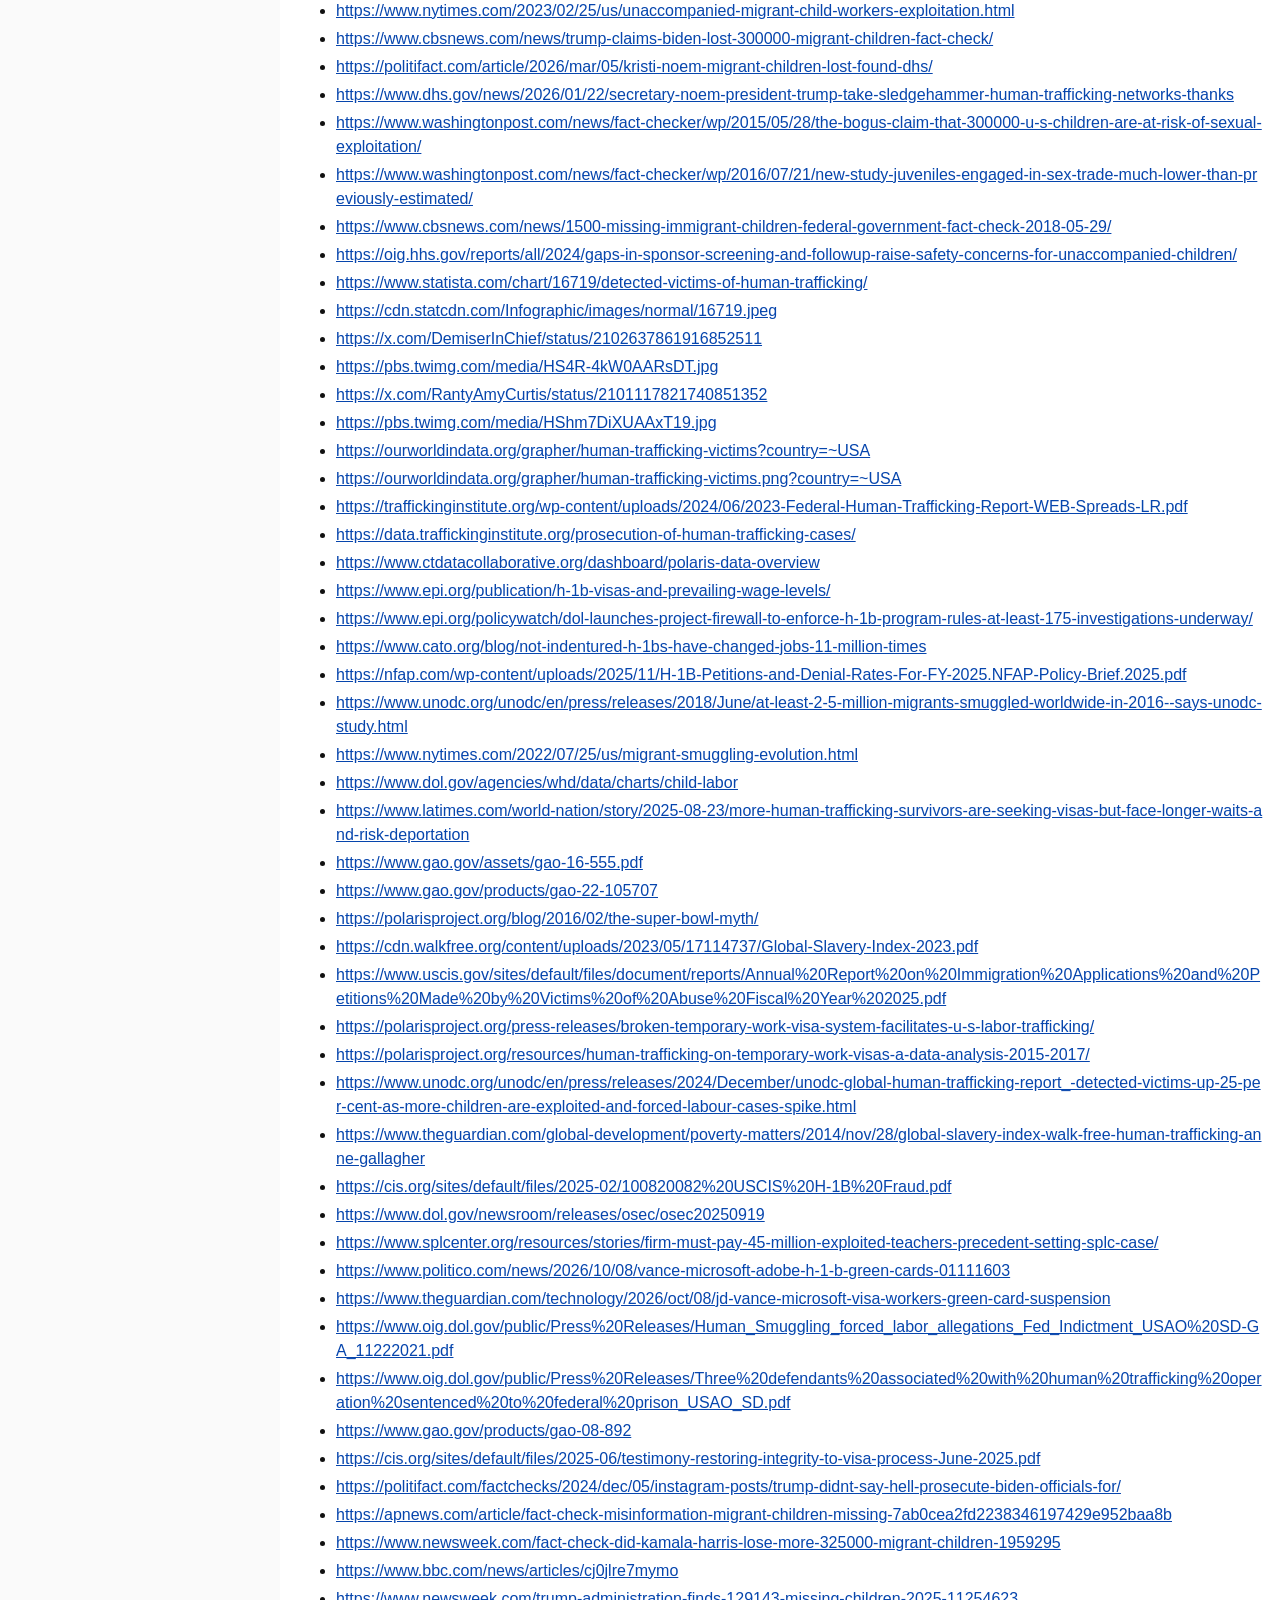
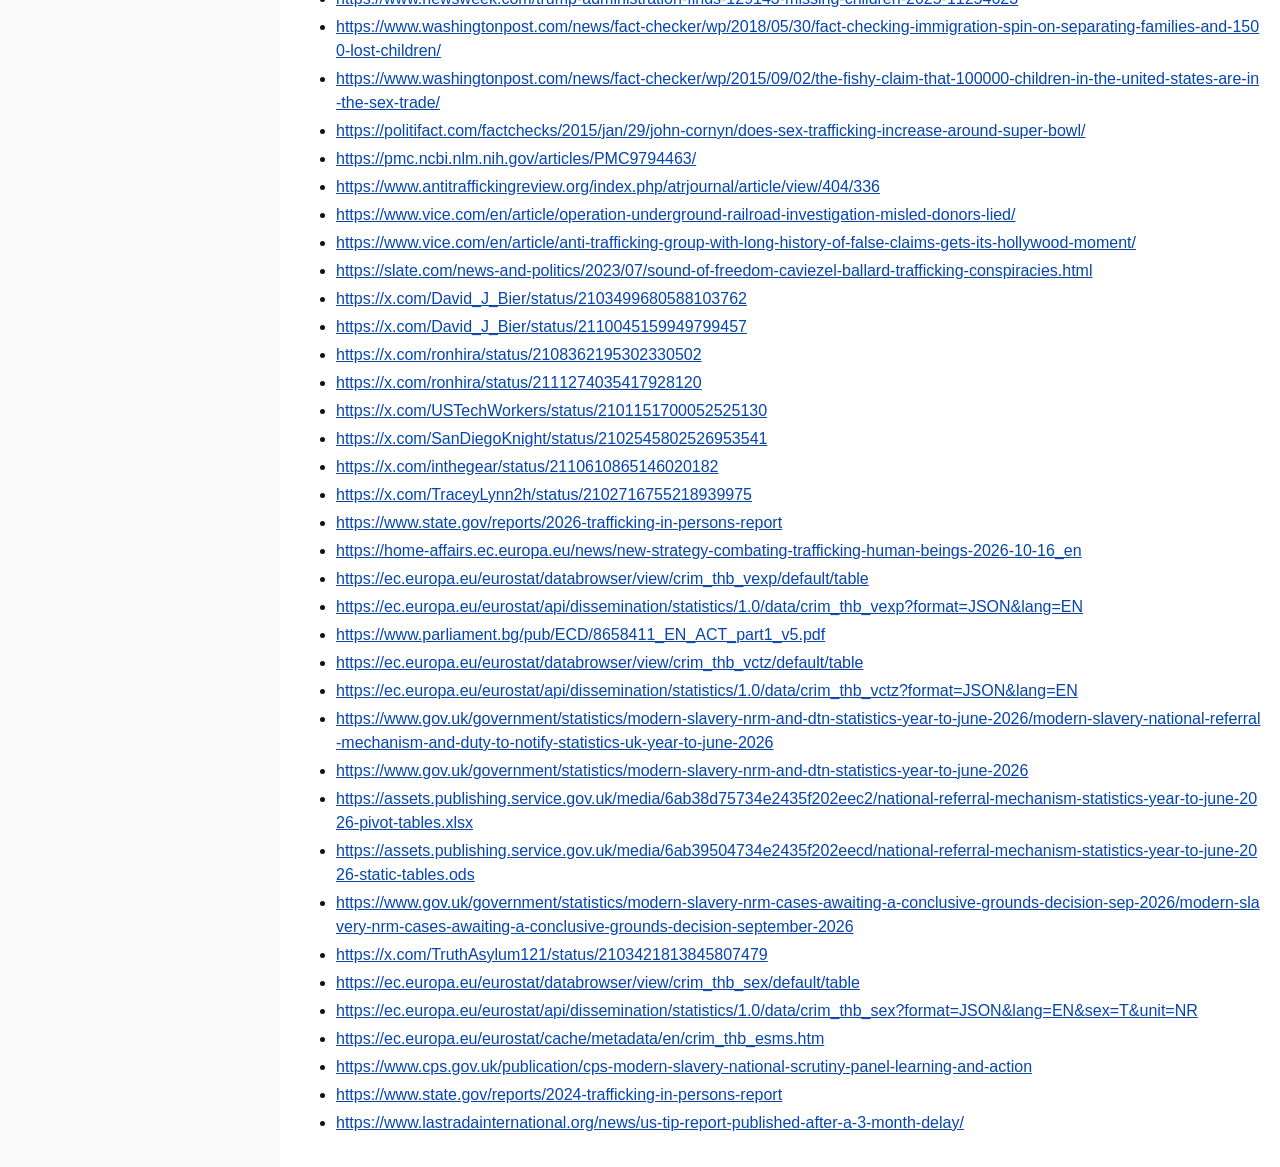
<file: issues/sources.html>
<!doctype html><html lang="en"><head><meta charset="utf-8"><meta name="viewport" content="width=device-width,initial-scale=1"><title>TechVestVentures Trafficking Graphs — sources</title><link rel="icon" href="../assets/favicon.svg" type="image/svg+xml"><link rel="icon" href="../assets/favicon-32.png" sizes="32x32" type="image/png"><link rel="apple-touch-icon" href="../assets/apple-touch-icon.png"><link rel="stylesheet" href="../assets/style.css"><script>if(!/[?&]raw/.test(location.search))location.replace("../index.html#sources")</script></head><body><main id="issue"><h2 class="desk">Sources (132 links)</h2><ul class="src"><li><a href="https://www.law.cornell.edu/uscode/text/22/7102">https://www.law.cornell.edu/uscode/text/22/7102</a></li><li><a href="https://www.law.cornell.edu/uscode/text/8/1324">https://www.law.cornell.edu/uscode/text/8/1324</a></li><li><a href="https://www.ilo.org/publications/major-publications/global-estimates-modern-slavery-forced-labour-and-forced-marriage">https://www.ilo.org/publications/major-publications/global-estimates-modern-slavery-forced-labour-and-forced-marriage</a></li><li><a href="https://www.ilo.org/sites/default/files/wcmsp5/groups/public/@ed_norm/@ipec/documents/publication/wcms_854733.pdf">https://www.ilo.org/sites/default/files/wcmsp5/groups/public/@ed_norm/@ipec/documents/publication/wcms_854733.pdf</a></li><li><a href="https://www.uscis.gov/humanitarian/victims-of-human-trafficking-and-other-crimes/victims-of-human-trafficking-t-nonimmigrant-status">https://www.uscis.gov/humanitarian/victims-of-human-trafficking-and-other-crimes/victims-of-human-trafficking-t-nonimmigrant-status</a></li><li><a href="https://www.law.cornell.edu/uscode/text/6/279">https://www.law.cornell.edu/uscode/text/6/279</a></li><li><a href="https://cdn.walkfree.org/content/uploads/2023/11/14130741/gsi-country-study-usa.pdf">https://cdn.walkfree.org/content/uploads/2023/11/14130741/gsi-country-study-usa.pdf</a></li><li><a href="https://www.state.gov/reports/2025-trafficking-in-persons-report">https://www.state.gov/reports/2025-trafficking-in-persons-report</a></li><li><a href="https://www.uscis.gov/sites/default/files/document/data/i914t_visastatistics_fy2026_q3_v1.xlsx">https://www.uscis.gov/sites/default/files/document/data/i914t_visastatistics_fy2026_q3_v1.xlsx</a></li><li><a href="https://humantraffickinghotline.org/en/statistics">https://humantraffickinghotline.org/en/statistics</a></li><li><a href="https://ourworldindata.org/grapher/human-trafficking-victims">https://ourworldindata.org/grapher/human-trafficking-victims</a></li><li><a href="https://bjs.ojp.gov/document/htdca24.pdf">https://bjs.ojp.gov/document/htdca24.pdf</a></li><li><a href="https://bjs.ojp.gov/library/publications/human-trafficking-incidents-reported-law-enforcement-2022-statistical-tables">https://bjs.ojp.gov/library/publications/human-trafficking-incidents-reported-law-enforcement-2022-statistical-tables</a></li><li><a href="https://www.ice.gov/doclib/eoy/iceAnnualReportFY2024.pdf">https://www.ice.gov/doclib/eoy/iceAnnualReportFY2024.pdf</a></li><li><a href="https://www.state.gov/reports/2025-trafficking-in-persons-report/united-states/">https://www.state.gov/reports/2025-trafficking-in-persons-report/united-states/</a></li><li><a href="https://www.unodc.org/documents/data-and-analysis/glotip/2024/GLOTIP2024_BOOK.pdf">https://www.unodc.org/documents/data-and-analysis/glotip/2024/GLOTIP2024_BOOK.pdf</a></li><li><a href="https://ourworldindata.org/grapher/human-trafficking-victims.png">https://ourworldindata.org/grapher/human-trafficking-victims.png</a></li><li><a href="https://www.uscis.gov/newsroom/alerts/uscis-restores-integrity-to-the-vawa-t-nonimmigrant-and-u-nonimmigrant-programs-after-suspected">https://www.uscis.gov/newsroom/alerts/uscis-restores-integrity-to-the-vawa-t-nonimmigrant-and-u-nonimmigrant-programs-after-suspected</a></li><li><a href="https://cis.org/sites/default/files/2024-08/t_visas-JMV-7-24.pdf">https://cis.org/sites/default/files/2024-08/t_visas-JMV-7-24.pdf</a></li><li><a href="https://www.state.gov/reports/2024-trafficking-in-persons-report/united-states/">https://www.state.gov/reports/2024-trafficking-in-persons-report/united-states/</a></li><li><a href="https://www.state.gov/reports/2023-trafficking-in-persons-report/united-states/">https://www.state.gov/reports/2023-trafficking-in-persons-report/united-states/</a></li><li><a href="https://www.state.gov/reports/2022-trafficking-in-persons-report/united-states/">https://www.state.gov/reports/2022-trafficking-in-persons-report/united-states/</a></li><li><a href="https://polarisproject.org/wp-content/uploads/2025/08/Polaris-Annual-Report-2024-rev.pdf">https://polarisproject.org/wp-content/uploads/2025/08/Polaris-Annual-Report-2024-rev.pdf</a></li><li><a href="https://www.uscis.gov/sites/default/files/document/data/fy25%5Fh1b%5Fcharacteristics%5Fcongress%5Fsigned%5F04242026.pdf">https://www.uscis.gov/sites/default/files/document/data/fy25%5Fh1b%5Fcharacteristics%5Fcongress%5Fsigned%5F04242026.pdf</a></li><li><a href="https://www.uscis.gov/sites/default/files/document/reports/ola_signed_h1b_characteristics_congressional_report_FY24.pdf">https://www.uscis.gov/sites/default/files/document/reports/ola_signed_h1b_characteristics_congressional_report_FY24.pdf</a></li><li><a href="https://www.dol.gov/agencies/whd/data/charts/h-1b">https://www.dol.gov/agencies/whd/data/charts/h-1b</a></li><li><a href="https://www.gao.gov/assets/a314508.html">https://www.gao.gov/assets/a314508.html</a></li><li><a href="https://www.oig.dol.gov/public/reports/oa/2020/06-20-001-03-321.pdf">https://www.oig.dol.gov/public/reports/oa/2020/06-20-001-03-321.pdf</a></li><li><a href="https://www.pewresearch.org/short-reads/2025/03/04/what-we-know-about-the-us-h-1b-visa-program/">https://www.pewresearch.org/short-reads/2025/03/04/what-we-know-about-the-us-h-1b-visa-program/</a></li><li><a href="https://www.pewresearch.org/wp-content/uploads/sites/20/2025/03/SR_25.03.04_h-1b_1.png">https://www.pewresearch.org/wp-content/uploads/sites/20/2025/03/SR_25.03.04_h-1b_1.png</a></li><li><a href="https://www.pewresearch.org/wp-content/uploads/sites/20/2025/03/SR_25.03.04_h-1b_2.png">https://www.pewresearch.org/wp-content/uploads/sites/20/2025/03/SR_25.03.04_h-1b_2.png</a></li><li><a href="https://www.pewresearch.org/wp-content/uploads/sites/20/2025/03/SR_25.03.04_h-1b_3.png">https://www.pewresearch.org/wp-content/uploads/sites/20/2025/03/SR_25.03.04_h-1b_3.png</a></li><li><a href="https://www.pewresearch.org/wp-content/uploads/sites/20/2025/03/SR_25.03.04_h-1b_5.png">https://www.pewresearch.org/wp-content/uploads/sites/20/2025/03/SR_25.03.04_h-1b_5.png</a></li><li><a href="https://www.pewresearch.org/wp-content/uploads/sites/20/2025/03/SR_25.03.04_h-1b_6.png">https://www.pewresearch.org/wp-content/uploads/sites/20/2025/03/SR_25.03.04_h-1b_6.png</a></li><li><a href="https://nfap.com/wp-content/uploads/2025/09/Analysis-of-Claims-in-Presidential-Proclamation-on-H-1B-Visas.NFAP-Policy-Brief.September-2025.pdf">https://nfap.com/wp-content/uploads/2025/09/Analysis-of-Claims-in-Presidential-Proclamation-on-H-1B-Visas.NFAP-Policy-Brief.September-2025.pdf</a></li><li><a href="https://www.ers.usda.gov/data-products/chart-gallery/chart-detail?chartId=86844">https://www.ers.usda.gov/data-products/chart-gallery/chart-detail?chartId=86844</a></li><li><a href="https://www.ers.usda.gov/media/25803/86844-chart-image-file.png">https://www.ers.usda.gov/media/25803/86844-chart-image-file.png</a></li><li><a href="https://www.ers.usda.gov/data-products/chart-gallery/chart-detail?chartId=106007">https://www.ers.usda.gov/data-products/chart-gallery/chart-detail?chartId=106007</a></li><li><a href="https://www.ers.usda.gov/media/28036/106007-chart-image-file.png">https://www.ers.usda.gov/media/28036/106007-chart-image-file.png</a></li><li><a href="https://x.com/David_J_Bier/status/2108301212521320742">https://x.com/David_J_Bier/status/2108301212521320742</a></li><li><a href="https://pbs.twimg.com/media/HUIwxg6XMAAx3YQ.jpg">https://pbs.twimg.com/media/HUIwxg6XMAAx3YQ.jpg</a></li><li><a href="https://www.congress.gov/crs_external_products/R/PDF/R43599/R43599.32.pdf">https://www.congress.gov/crs_external_products/R/PDF/R43599/R43599.32.pdf</a></li><li><a href="https://www.cbp.gov/document/stats/southwest-land-border-encounters">https://www.cbp.gov/document/stats/southwest-land-border-encounters</a></li><li><a href="https://www.oig.dhs.gov/sites/default/files/assets/2024-08/OIG-24-46-Aug24.pdf">https://www.oig.dhs.gov/sites/default/files/assets/2024-08/OIG-24-46-Aug24.pdf</a></li><li><a href="https://www.fbi.gov/file-repository/cjis/2024-ncic-missing-and-unidentified-person-statistics.pdf">https://www.fbi.gov/file-repository/cjis/2024-ncic-missing-and-unidentified-person-statistics.pdf</a></li><li><a href="https://www.missingkids.org/blog/2025/ncmec-releases-new-data-2024-in-numbers">https://www.missingkids.org/blog/2025/ncmec-releases-new-data-2024-in-numbers</a></li><li><a href="https://www.oig.dhs.gov/sites/default/files/assets/2025-03/OIG-25-21-Mar25.pdf">https://www.oig.dhs.gov/sites/default/files/assets/2025-03/OIG-25-21-Mar25.pdf</a></li><li><a href="https://www.nytimes.com/2023/02/25/us/unaccompanied-migrant-child-workers-exploitation.html">https://www.nytimes.com/2023/02/25/us/unaccompanied-migrant-child-workers-exploitation.html</a></li><li><a href="https://www.cbsnews.com/news/trump-claims-biden-lost-300000-migrant-children-fact-check/">https://www.cbsnews.com/news/trump-claims-biden-lost-300000-migrant-children-fact-check/</a></li><li><a href="https://politifact.com/article/2026/mar/05/kristi-noem-migrant-children-lost-found-dhs/">https://politifact.com/article/2026/mar/05/kristi-noem-migrant-children-lost-found-dhs/</a></li><li><a href="https://www.dhs.gov/news/2026/01/22/secretary-noem-president-trump-take-sledgehammer-human-trafficking-networks-thanks">https://www.dhs.gov/news/2026/01/22/secretary-noem-president-trump-take-sledgehammer-human-trafficking-networks-thanks</a></li><li><a href="https://www.washingtonpost.com/news/fact-checker/wp/2015/05/28/the-bogus-claim-that-300000-u-s-children-are-at-risk-of-sexual-exploitation/">https://www.washingtonpost.com/news/fact-checker/wp/2015/05/28/the-bogus-claim-that-300000-u-s-children-are-at-risk-of-sexual-exploitation/</a></li><li><a href="https://www.washingtonpost.com/news/fact-checker/wp/2016/07/21/new-study-juveniles-engaged-in-sex-trade-much-lower-than-previously-estimated/">https://www.washingtonpost.com/news/fact-checker/wp/2016/07/21/new-study-juveniles-engaged-in-sex-trade-much-lower-than-previously-estimated/</a></li><li><a href="https://www.cbsnews.com/news/1500-missing-immigrant-children-federal-government-fact-check-2018-05-29/">https://www.cbsnews.com/news/1500-missing-immigrant-children-federal-government-fact-check-2018-05-29/</a></li><li><a href="https://oig.hhs.gov/reports/all/2024/gaps-in-sponsor-screening-and-followup-raise-safety-concerns-for-unaccompanied-children/">https://oig.hhs.gov/reports/all/2024/gaps-in-sponsor-screening-and-followup-raise-safety-concerns-for-unaccompanied-children/</a></li><li><a href="https://www.statista.com/chart/16719/detected-victims-of-human-trafficking/">https://www.statista.com/chart/16719/detected-victims-of-human-trafficking/</a></li><li><a href="https://cdn.statcdn.com/Infographic/images/normal/16719.jpeg">https://cdn.statcdn.com/Infographic/images/normal/16719.jpeg</a></li><li><a href="https://x.com/DemiserInChief/status/2102637861916852511">https://x.com/DemiserInChief/status/2102637861916852511</a></li><li><a href="https://pbs.twimg.com/media/HS4R-4kW0AARsDT.jpg">https://pbs.twimg.com/media/HS4R-4kW0AARsDT.jpg</a></li><li><a href="https://x.com/RantyAmyCurtis/status/2101117821740851352">https://x.com/RantyAmyCurtis/status/2101117821740851352</a></li><li><a href="https://pbs.twimg.com/media/HShm7DiXUAAxT19.jpg">https://pbs.twimg.com/media/HShm7DiXUAAxT19.jpg</a></li><li><a href="https://ourworldindata.org/grapher/human-trafficking-victims?country=~USA">https://ourworldindata.org/grapher/human-trafficking-victims?country=~USA</a></li><li><a href="https://ourworldindata.org/grapher/human-trafficking-victims.png?country=~USA">https://ourworldindata.org/grapher/human-trafficking-victims.png?country=~USA</a></li><li><a href="https://traffickinginstitute.org/wp-content/uploads/2024/06/2023-Federal-Human-Trafficking-Report-WEB-Spreads-LR.pdf">https://traffickinginstitute.org/wp-content/uploads/2024/06/2023-Federal-Human-Trafficking-Report-WEB-Spreads-LR.pdf</a></li><li><a href="https://data.traffickinginstitute.org/prosecution-of-human-trafficking-cases/">https://data.traffickinginstitute.org/prosecution-of-human-trafficking-cases/</a></li><li><a href="https://www.ctdatacollaborative.org/dashboard/polaris-data-overview">https://www.ctdatacollaborative.org/dashboard/polaris-data-overview</a></li><li><a href="https://www.epi.org/publication/h-1b-visas-and-prevailing-wage-levels/">https://www.epi.org/publication/h-1b-visas-and-prevailing-wage-levels/</a></li><li><a href="https://www.epi.org/policywatch/dol-launches-project-firewall-to-enforce-h-1b-program-rules-at-least-175-investigations-underway/">https://www.epi.org/policywatch/dol-launches-project-firewall-to-enforce-h-1b-program-rules-at-least-175-investigations-underway/</a></li><li><a href="https://www.cato.org/blog/not-indentured-h-1bs-have-changed-jobs-11-million-times">https://www.cato.org/blog/not-indentured-h-1bs-have-changed-jobs-11-million-times</a></li><li><a href="https://nfap.com/wp-content/uploads/2025/11/H-1B-Petitions-and-Denial-Rates-For-FY-2025.NFAP-Policy-Brief.2025.pdf">https://nfap.com/wp-content/uploads/2025/11/H-1B-Petitions-and-Denial-Rates-For-FY-2025.NFAP-Policy-Brief.2025.pdf</a></li><li><a href="https://www.unodc.org/unodc/en/press/releases/2018/June/at-least-2-5-million-migrants-smuggled-worldwide-in-2016--says-unodc-study.html">https://www.unodc.org/unodc/en/press/releases/2018/June/at-least-2-5-million-migrants-smuggled-worldwide-in-2016--says-unodc-study.html</a></li><li><a href="https://www.nytimes.com/2022/07/25/us/migrant-smuggling-evolution.html">https://www.nytimes.com/2022/07/25/us/migrant-smuggling-evolution.html</a></li><li><a href="https://www.dol.gov/agencies/whd/data/charts/child-labor">https://www.dol.gov/agencies/whd/data/charts/child-labor</a></li><li><a href="https://www.latimes.com/world-nation/story/2025-08-23/more-human-trafficking-survivors-are-seeking-visas-but-face-longer-waits-and-risk-deportation">https://www.latimes.com/world-nation/story/2025-08-23/more-human-trafficking-survivors-are-seeking-visas-but-face-longer-waits-and-risk-deportation</a></li><li><a href="https://www.gao.gov/assets/gao-16-555.pdf">https://www.gao.gov/assets/gao-16-555.pdf</a></li><li><a href="https://www.gao.gov/products/gao-22-105707">https://www.gao.gov/products/gao-22-105707</a></li><li><a href="https://polarisproject.org/blog/2016/02/the-super-bowl-myth/">https://polarisproject.org/blog/2016/02/the-super-bowl-myth/</a></li><li><a href="https://cdn.walkfree.org/content/uploads/2023/05/17114737/Global-Slavery-Index-2023.pdf">https://cdn.walkfree.org/content/uploads/2023/05/17114737/Global-Slavery-Index-2023.pdf</a></li><li><a href="https://www.uscis.gov/sites/default/files/document/reports/Annual%20Report%20on%20Immigration%20Applications%20and%20Petitions%20Made%20by%20Victims%20of%20Abuse%20Fiscal%20Year%202025.pdf">https://www.uscis.gov/sites/default/files/document/reports/Annual%20Report%20on%20Immigration%20Applications%20and%20Petitions%20Made%20by%20Victims%20of%20Abuse%20Fiscal%20Year%202025.pdf</a></li><li><a href="https://polarisproject.org/press-releases/broken-temporary-work-visa-system-facilitates-u-s-labor-trafficking/">https://polarisproject.org/press-releases/broken-temporary-work-visa-system-facilitates-u-s-labor-trafficking/</a></li><li><a href="https://polarisproject.org/resources/human-trafficking-on-temporary-work-visas-a-data-analysis-2015-2017/">https://polarisproject.org/resources/human-trafficking-on-temporary-work-visas-a-data-analysis-2015-2017/</a></li><li><a href="https://www.unodc.org/unodc/en/press/releases/2024/December/unodc-global-human-trafficking-report_-detected-victims-up-25-per-cent-as-more-children-are-exploited-and-forced-labour-cases-spike.html">https://www.unodc.org/unodc/en/press/releases/2024/December/unodc-global-human-trafficking-report_-detected-victims-up-25-per-cent-as-more-children-are-exploited-and-forced-labour-cases-spike.html</a></li><li><a href="https://www.theguardian.com/global-development/poverty-matters/2014/nov/28/global-slavery-index-walk-free-human-trafficking-anne-gallagher">https://www.theguardian.com/global-development/poverty-matters/2014/nov/28/global-slavery-index-walk-free-human-trafficking-anne-gallagher</a></li><li><a href="https://cis.org/sites/default/files/2025-02/100820082%20USCIS%20H-1B%20Fraud.pdf">https://cis.org/sites/default/files/2025-02/100820082%20USCIS%20H-1B%20Fraud.pdf</a></li><li><a href="https://www.dol.gov/newsroom/releases/osec/osec20250919">https://www.dol.gov/newsroom/releases/osec/osec20250919</a></li><li><a href="https://www.splcenter.org/resources/stories/firm-must-pay-45-million-exploited-teachers-precedent-setting-splc-case/">https://www.splcenter.org/resources/stories/firm-must-pay-45-million-exploited-teachers-precedent-setting-splc-case/</a></li><li><a href="https://www.politico.com/news/2026/10/08/vance-microsoft-adobe-h-1-b-green-cards-01111603">https://www.politico.com/news/2026/10/08/vance-microsoft-adobe-h-1-b-green-cards-01111603</a></li><li><a href="https://www.theguardian.com/technology/2026/oct/08/jd-vance-microsoft-visa-workers-green-card-suspension">https://www.theguardian.com/technology/2026/oct/08/jd-vance-microsoft-visa-workers-green-card-suspension</a></li><li><a href="https://www.oig.dol.gov/public/Press%20Releases/Human_Smuggling_forced_labor_allegations_Fed_Indictment_USAO%20SD-GA_11222021.pdf">https://www.oig.dol.gov/public/Press%20Releases/Human_Smuggling_forced_labor_allegations_Fed_Indictment_USAO%20SD-GA_11222021.pdf</a></li><li><a href="https://www.oig.dol.gov/public/Press%20Releases/Three%20defendants%20associated%20with%20human%20trafficking%20operation%20sentenced%20to%20federal%20prison_USAO_SD.pdf">https://www.oig.dol.gov/public/Press%20Releases/Three%20defendants%20associated%20with%20human%20trafficking%20operation%20sentenced%20to%20federal%20prison_USAO_SD.pdf</a></li><li><a href="https://www.gao.gov/products/gao-08-892">https://www.gao.gov/products/gao-08-892</a></li><li><a href="https://cis.org/sites/default/files/2025-06/testimony-restoring-integrity-to-visa-process-June-2025.pdf">https://cis.org/sites/default/files/2025-06/testimony-restoring-integrity-to-visa-process-June-2025.pdf</a></li><li><a href="https://politifact.com/factchecks/2024/dec/05/instagram-posts/trump-didnt-say-hell-prosecute-biden-officials-for/">https://politifact.com/factchecks/2024/dec/05/instagram-posts/trump-didnt-say-hell-prosecute-biden-officials-for/</a></li><li><a href="https://apnews.com/article/fact-check-misinformation-migrant-children-missing-7ab0cea2fd2238346197429e952baa8b">https://apnews.com/article/fact-check-misinformation-migrant-children-missing-7ab0cea2fd2238346197429e952baa8b</a></li><li><a href="https://www.newsweek.com/fact-check-did-kamala-harris-lose-more-325000-migrant-children-1959295">https://www.newsweek.com/fact-check-did-kamala-harris-lose-more-325000-migrant-children-1959295</a></li><li><a href="https://www.bbc.com/news/articles/cj0jlre7mymo">https://www.bbc.com/news/articles/cj0jlre7mymo</a></li><li><a href="https://www.newsweek.com/trump-administration-finds-129143-missing-children-2025-11254623">https://www.newsweek.com/trump-administration-finds-129143-missing-children-2025-11254623</a></li><li><a href="https://www.washingtonpost.com/news/fact-checker/wp/2018/05/30/fact-checking-immigration-spin-on-separating-families-and-1500-lost-children/">https://www.washingtonpost.com/news/fact-checker/wp/2018/05/30/fact-checking-immigration-spin-on-separating-families-and-1500-lost-children/</a></li><li><a href="https://www.washingtonpost.com/news/fact-checker/wp/2015/09/02/the-fishy-claim-that-100000-children-in-the-united-states-are-in-the-sex-trade/">https://www.washingtonpost.com/news/fact-checker/wp/2015/09/02/the-fishy-claim-that-100000-children-in-the-united-states-are-in-the-sex-trade/</a></li><li><a href="https://politifact.com/factchecks/2015/jan/29/john-cornyn/does-sex-trafficking-increase-around-super-bowl/">https://politifact.com/factchecks/2015/jan/29/john-cornyn/does-sex-trafficking-increase-around-super-bowl/</a></li><li><a href="https://pmc.ncbi.nlm.nih.gov/articles/PMC9794463/">https://pmc.ncbi.nlm.nih.gov/articles/PMC9794463/</a></li><li><a href="https://www.antitraffickingreview.org/index.php/atrjournal/article/view/404/336">https://www.antitraffickingreview.org/index.php/atrjournal/article/view/404/336</a></li><li><a href="https://www.vice.com/en/article/operation-underground-railroad-investigation-misled-donors-lied/">https://www.vice.com/en/article/operation-underground-railroad-investigation-misled-donors-lied/</a></li><li><a href="https://www.vice.com/en/article/anti-trafficking-group-with-long-history-of-false-claims-gets-its-hollywood-moment/">https://www.vice.com/en/article/anti-trafficking-group-with-long-history-of-false-claims-gets-its-hollywood-moment/</a></li><li><a href="https://slate.com/news-and-politics/2023/07/sound-of-freedom-caviezel-ballard-trafficking-conspiracies.html">https://slate.com/news-and-politics/2023/07/sound-of-freedom-caviezel-ballard-trafficking-conspiracies.html</a></li><li><a href="https://x.com/David_J_Bier/status/2103499680588103762">https://x.com/David_J_Bier/status/2103499680588103762</a></li><li><a href="https://x.com/David_J_Bier/status/2110045159949799457">https://x.com/David_J_Bier/status/2110045159949799457</a></li><li><a href="https://x.com/ronhira/status/2108362195302330502">https://x.com/ronhira/status/2108362195302330502</a></li><li><a href="https://x.com/ronhira/status/2111274035417928120">https://x.com/ronhira/status/2111274035417928120</a></li><li><a href="https://x.com/USTechWorkers/status/2101151700052525130">https://x.com/USTechWorkers/status/2101151700052525130</a></li><li><a href="https://x.com/SanDiegoKnight/status/2102545802526953541">https://x.com/SanDiegoKnight/status/2102545802526953541</a></li><li><a href="https://x.com/inthegear/status/2110610865146020182">https://x.com/inthegear/status/2110610865146020182</a></li><li><a href="https://x.com/TraceyLynn2h/status/2102716755218939975">https://x.com/TraceyLynn2h/status/2102716755218939975</a></li><li><a href="https://www.state.gov/reports/2026-trafficking-in-persons-report">https://www.state.gov/reports/2026-trafficking-in-persons-report</a></li><li><a href="https://home-affairs.ec.europa.eu/news/new-strategy-combating-trafficking-human-beings-2026-10-16_en">https://home-affairs.ec.europa.eu/news/new-strategy-combating-trafficking-human-beings-2026-10-16_en</a></li><li><a href="https://ec.europa.eu/eurostat/databrowser/view/crim_thb_vexp/default/table">https://ec.europa.eu/eurostat/databrowser/view/crim_thb_vexp/default/table</a></li><li><a href="https://ec.europa.eu/eurostat/api/dissemination/statistics/1.0/data/crim_thb_vexp?format=JSON&amp;lang=EN">https://ec.europa.eu/eurostat/api/dissemination/statistics/1.0/data/crim_thb_vexp?format=JSON&amp;lang=EN</a></li><li><a href="https://www.parliament.bg/pub/ECD/8658411_EN_ACT_part1_v5.pdf">https://www.parliament.bg/pub/ECD/8658411_EN_ACT_part1_v5.pdf</a></li><li><a href="https://ec.europa.eu/eurostat/databrowser/view/crim_thb_vctz/default/table">https://ec.europa.eu/eurostat/databrowser/view/crim_thb_vctz/default/table</a></li><li><a href="https://ec.europa.eu/eurostat/api/dissemination/statistics/1.0/data/crim_thb_vctz?format=JSON&amp;lang=EN">https://ec.europa.eu/eurostat/api/dissemination/statistics/1.0/data/crim_thb_vctz?format=JSON&amp;lang=EN</a></li><li><a href="https://www.gov.uk/government/statistics/modern-slavery-nrm-and-dtn-statistics-year-to-june-2026/modern-slavery-national-referral-mechanism-and-duty-to-notify-statistics-uk-year-to-june-2026">https://www.gov.uk/government/statistics/modern-slavery-nrm-and-dtn-statistics-year-to-june-2026/modern-slavery-national-referral-mechanism-and-duty-to-notify-statistics-uk-year-to-june-2026</a></li><li><a href="https://www.gov.uk/government/statistics/modern-slavery-nrm-and-dtn-statistics-year-to-june-2026">https://www.gov.uk/government/statistics/modern-slavery-nrm-and-dtn-statistics-year-to-june-2026</a></li><li><a href="https://assets.publishing.service.gov.uk/media/6ab38d75734e2435f202eec2/national-referral-mechanism-statistics-year-to-june-2026-pivot-tables.xlsx">https://assets.publishing.service.gov.uk/media/6ab38d75734e2435f202eec2/national-referral-mechanism-statistics-year-to-june-2026-pivot-tables.xlsx</a></li><li><a href="https://assets.publishing.service.gov.uk/media/6ab39504734e2435f202eecd/national-referral-mechanism-statistics-year-to-june-2026-static-tables.ods">https://assets.publishing.service.gov.uk/media/6ab39504734e2435f202eecd/national-referral-mechanism-statistics-year-to-june-2026-static-tables.ods</a></li><li><a href="https://www.gov.uk/government/statistics/modern-slavery-nrm-cases-awaiting-a-conclusive-grounds-decision-sep-2026/modern-slavery-nrm-cases-awaiting-a-conclusive-grounds-decision-september-2026">https://www.gov.uk/government/statistics/modern-slavery-nrm-cases-awaiting-a-conclusive-grounds-decision-sep-2026/modern-slavery-nrm-cases-awaiting-a-conclusive-grounds-decision-september-2026</a></li><li><a href="https://x.com/TruthAsylum121/status/2103421813845807479">https://x.com/TruthAsylum121/status/2103421813845807479</a></li><li><a href="https://ec.europa.eu/eurostat/databrowser/view/crim_thb_sex/default/table">https://ec.europa.eu/eurostat/databrowser/view/crim_thb_sex/default/table</a></li><li><a href="https://ec.europa.eu/eurostat/api/dissemination/statistics/1.0/data/crim_thb_sex?format=JSON&amp;lang=EN&amp;sex=T&amp;unit=NR">https://ec.europa.eu/eurostat/api/dissemination/statistics/1.0/data/crim_thb_sex?format=JSON&amp;lang=EN&amp;sex=T&amp;unit=NR</a></li><li><a href="https://ec.europa.eu/eurostat/cache/metadata/en/crim_thb_esms.htm">https://ec.europa.eu/eurostat/cache/metadata/en/crim_thb_esms.htm</a></li><li><a href="https://www.cps.gov.uk/publication/cps-modern-slavery-national-scrutiny-panel-learning-and-action">https://www.cps.gov.uk/publication/cps-modern-slavery-national-scrutiny-panel-learning-and-action</a></li><li><a href="https://www.state.gov/reports/2024-trafficking-in-persons-report">https://www.state.gov/reports/2024-trafficking-in-persons-report</a></li><li><a href="https://www.lastradainternational.org/news/us-tip-report-published-after-a-3-month-delay/">https://www.lastradainternational.org/news/us-tip-report-published-after-a-3-month-delay/</a></li></ul></main></body></html>
</file>
<file: assets/style.css>
body{margin:0;font:16px/1.5 Arial,Helvetica,sans-serif;color:#111;background:#fafafa}
#top{position:sticky;top:0;z-index:9;background:#fff;box-shadow:0 2px 6px #0002}
header{border-bottom:3px solid #e8063c;display:flex;align-items:center;gap:14px;padding:8px 16px}
header img{height:56px}header h1{font-size:1.25rem;margin:0}
#tabs{display:flex;gap:6px;overflow-x:auto;white-space:nowrap;padding:6px 12px;background:#f3f3f3;border-bottom:1px solid #ddd;-webkit-overflow-scrolling:touch}
#tabs button{flex:0 0 auto;font:600 14px Arial,sans-serif;padding:6px 12px;border:1px solid #bbb;border-radius:16px;background:#fff;color:#222;cursor:pointer}
#tabs button[aria-selected=true]{background:#e8063c;border-color:#e8063c;color:#fff}
main{max-width:1040px;margin:0 auto;padding:16px;background:#fff}
main img{width:100%;max-width:1000px;height:auto;display:block;margin:14px auto}
a{color:#0645ad;text-decoration:underline}h2{border-top:2px solid #e8063c;padding-top:8px;margin-top:22px;font-size:1.2rem;font-weight:700;scroll-margin-top:130px}
h2.priority-summary{border-top:2px solid #C9A227;text-align:left;font-size:1.25rem;margin:28px 0 0;color:#EE0000}
table.priority-summary{width:100%;border-collapse:collapse;margin:2px 0 20px;font-size:10.5pt}
table.priority-summary th,table.priority-summary td{vertical-align:top;padding:2px 10px 2px 0;text-align:left;font-weight:400}
table.priority-summary thead th{font-weight:700;color:#111}
table.priority-summary tbody th{font-weight:700;color:#B91C1C;white-space:nowrap;width:1.35in}
main table{width:100%;border-collapse:collapse}main td{display:block;width:100%;padding:0}main td:empty{display:none}
ul.items{margin-left:24px;padding-left:1.1em}
.action-box{border:3px solid #e8063c;padding:10px 14px;margin:20px 0}a.risk-center{font-weight:700;color:#C00000}.rc-header{font-size:.9rem;color:#1a1a1a;border-bottom:2px solid #C9A227;padding-bottom:6px;margin:0 0 12px}ul.items li{margin:6px 0}
@media(max-width:600px){header img{height:40px}header h1{font-size:1rem}}
figure.g{margin:0 0 28px;padding:0}figure.g figcaption{font-size:15px;margin:4px 6px}figure.g .t{font-weight:700}
figure.g .s{font-size:14px;word-break:break-all}ul.src li{margin:4px 0;word-break:break-all}
figure.g.w{display:block;margin:0 0 40px}
figure.g.w img{width:100%;height:auto;max-width:none}
figure.g.w figcaption{font-size:18px;line-height:1.5;margin:10px 0 0}figure.g.w figcaption p{margin:0 0 12px}
figure.g.w figcaption .t{font-weight:700;display:block;margin-bottom:8px}
.wk{border-left:4px solid #8B0000;background:#faf3f3;padding:10px 14px;margin:0 0 24px;font-size:17px;line-height:1.5}
figure.g.w ul{margin:0 0 12px;padding-left:1.1em;font-size:16px}figure.g.w li{margin:4px 0}figure.g.w p.nt{font-size:15px;color:#444}
@media(max-width:1100px){figure.g.w{grid-template-columns:1fr}}
#tvvnav{position:fixed;left:0;top:0;bottom:0;width:280px;box-sizing:border-box;padding:12px 10px;background:#000;color:#fff;border-right:1px solid #333;font-family:Arial,Helvetica,sans-serif;overflow-y:auto;z-index:20}
#tvvnav summary{list-style:none;cursor:default;display:flex;align-items:center;gap:8px;border-bottom:1px solid #e8063c;padding-bottom:9px;margin-bottom:10px}
#tvvnav summary::-webkit-details-marker{display:none}
#tvvnav .mark{flex:0 0 auto;width:38px;height:34px;background:#fff;border-radius:6px;display:flex;align-items:center;justify-content:center}
#tvvnav .mark img{width:32px;height:auto;display:block}
#tvvnav .word{flex:1 1 auto;min-width:0;height:32px;display:block}
#tvvnav a,#tvvnav span.soon{display:block;font-size:14px;padding:7px 8px;margin:3px 0;border-radius:4px;line-height:1.3;border-left:4px solid transparent}
#tvvnav a{color:#fff;text-decoration:underline;text-decoration-color:#888;text-underline-offset:2px}
#tvvnav a:hover,#tvvnav a:focus{background:#222;text-decoration-color:#fff}
#tvvnav a.cur{font-weight:700;border-left-color:#e8063c;background:#1a1a1a}
#tvvnav span.soon{color:#888;font-style:italic}
#tvvnav a.mag{background:#ffd400;color:#000;font-weight:700;font-size:15px;text-decoration:none;border-left:4px solid #ffd400;padding:9px 9px 8px;margin-bottom:10px}
#tvvnav a.mag:hover,#tvvnav a.mag:focus{background:#ffe766}
#tvvnav a.mag.cur{border-left-color:#e8063c}
#tvvnav a.mag .t{text-decoration:underline;text-underline-offset:2px}
#tvvnav a.mag .cta{display:block;margin-top:5px;font-size:13px;font-weight:700;text-transform:uppercase;letter-spacing:.3px}
#tvvnav a.mag .sub{display:block;font-size:12px;font-weight:400;margin-top:2px}
#tvvnav a.mag:not(.cur){background:transparent;color:#ffd400;border-left:4px solid transparent}
#tvvnav a.mag:not(.cur):hover,#tvvnav a.mag:not(.cur):focus{background:#1a1a1a}
#tvvnav .sp2{height:2.6em}#tvvnav .sp5{height:6.5em}
#tvvnav .grp{font-size:11px;font-weight:700;letter-spacing:1px;text-transform:uppercase;color:#bbb;padding:0 8px 4px;margin:0 0 4px;border-bottom:1px solid #333}
#tvvnav .grp.gold{color:#ffd400;border-bottom-color:#5a4b00}
#tvvnav a.ess{color:#ffd400;font-weight:700;text-decoration-color:#8a7300}
#tvvnav a.ess:hover,#tvvnav a.ess:focus{background:#1a1a1a;text-decoration-color:#ffd400}
#tvvnav a.ess.cur{background:#ffd400;color:#000;border-left-color:#e8063c;text-decoration:none}
#tvvnav .grp.teal{color:#2ee6c0;border-bottom-color:#0f5c4d}
#tvvnav a.lwd{display:block;border:1px solid #2ee6c0;border-left:4px solid #2ee6c0;background:#04201a;color:#2ee6c0;font-weight:700;font-size:15px;text-decoration:none;padding:9px 9px 8px;margin:3px 0}
#tvvnav a.lwd:hover,#tvvnav a.lwd:focus{background:#0a3a30}
#tvvnav a.lwd .t{text-decoration:underline;text-underline-offset:2px}
#tvvnav a.lwd .cta{display:block;margin-top:5px;font-size:13px;text-transform:uppercase;letter-spacing:.3px}
#tvvnav a.lwd .sub{display:block;font-size:12px;font-weight:400;margin-top:2px;color:#9ff0de}
#tvvnav a.lwd.cur{background:#2ee6c0;color:#000;border-left-color:#e8063c}
#tvvnav a.lwd.cur .sub{color:#000}
body{padding-left:280px}
@media(max-width:900px){body{padding-left:0}#tvvnav{position:static;width:auto;border-right:0;border-bottom:2px solid #e8063c;padding:8px 12px}
#tvvnav summary{cursor:pointer;margin:0;border:0;padding:2px 0}#tvvnav .word{max-width:250px}
#tvvnav summary::after{content:"\2630";color:#fff;font-size:22px;margin-left:auto;padding-left:8px}}
</file>
